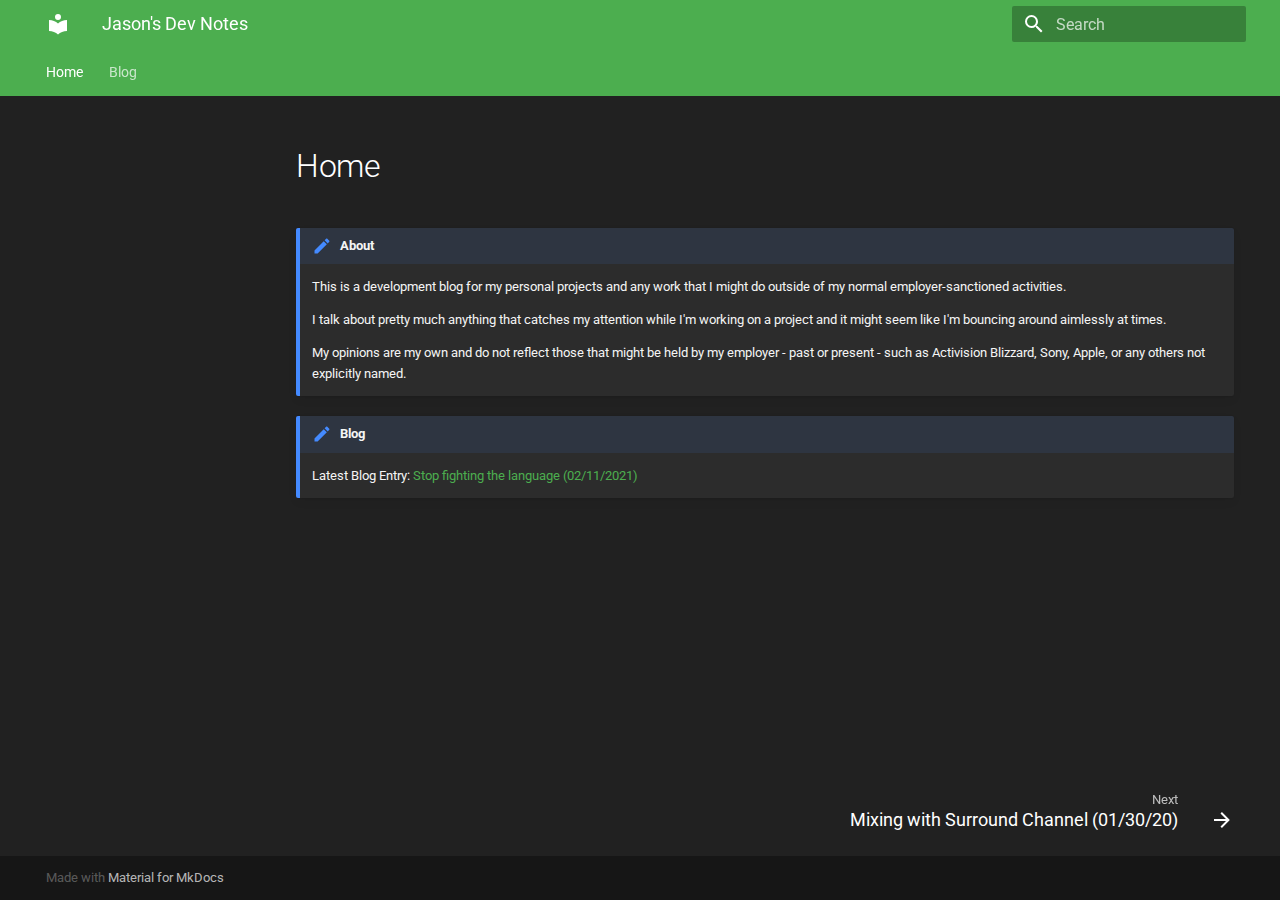
<file: index.html>
<!doctype html>
<html lang="en" class="no-js">
  <head>
    
      <meta charset="utf-8">
      <meta name="viewport" content="width=device-width,initial-scale=1">
      
      
      
      
      <link rel="shortcut icon" href="assets/images/favicon.png">
      <meta name="generator" content="mkdocs-1.1.2, mkdocs-material-6.2.7">
    
    
      
        <title>Home - Jason's Dev Notes</title>
      
    
    
      <link rel="stylesheet" href="assets/stylesheets/main.cb6bc1d0.min.css">
      
        
        <link rel="stylesheet" href="assets/stylesheets/palette.39b8e14a.min.css">
        
          
          
          <meta name="theme-color" content="#4cae4f">
        
      
    
    
    
      
        
        <link rel="preconnect" href="https://fonts.gstatic.com" crossorigin>
        <link rel="stylesheet" href="https://fonts.googleapis.com/css?family=Roboto:300,400,400i,700%7CRoboto+Mono&display=fallback">
        <style>body,input{font-family:"Roboto",-apple-system,BlinkMacSystemFont,Helvetica,Arial,sans-serif}code,kbd,pre{font-family:"Roboto Mono",SFMono-Regular,Consolas,Menlo,monospace}</style>
      
    
    
    
      <link rel="stylesheet" href="stylesheets/dark_theme.css">
    
      <link rel="stylesheet" href="stylesheets/codehilite.css">
    
      <link rel="stylesheet" href="stylesheets/dark_theme-admonition.css">
    
      <link rel="stylesheet" href="stylesheets/pymdownx-highlight.css">
    
    
      
    
    
<meta name="theme-color" content="#212121">

<link rel='icon' href='/assets/images/favicon.ico'>

<meta name='apple-mobile-web-app-capable' content='yes'>
<meta name='mobile-web-app-capable' content='yes'>
<link rel="manifest" href="/manifest.json">

  </head>
  
  
    
    
    
    
    
    <body dir="ltr" data-md-color-scheme="" data-md-color-primary="green" data-md-color-accent="light-green">
      
  
    
    <input class="md-toggle" data-md-toggle="drawer" type="checkbox" id="__drawer" autocomplete="off">
    <input class="md-toggle" data-md-toggle="search" type="checkbox" id="__search" autocomplete="off">
    <label class="md-overlay" for="__drawer"></label>
    <div data-md-component="skip">
      
    </div>
    <div data-md-component="announce">
      
    </div>
    
      

<header class="md-header" data-md-component="header">
  <nav class="md-header-nav md-grid" aria-label="Header">
    <a href="." title="Jason&#39;s Dev Notes" class="md-header-nav__button md-logo" aria-label="Jason's Dev Notes">
      
  
  <svg xmlns="http://www.w3.org/2000/svg" viewBox="0 0 24 24"><path d="M12 8a3 3 0 003-3 3 3 0 00-3-3 3 3 0 00-3 3 3 3 0 003 3m0 3.54C9.64 9.35 6.5 8 3 8v11c3.5 0 6.64 1.35 9 3.54 2.36-2.19 5.5-3.54 9-3.54V8c-3.5 0-6.64 1.35-9 3.54z"/></svg>

    </a>
    <label class="md-header-nav__button md-icon" for="__drawer">
      <svg xmlns="http://www.w3.org/2000/svg" viewBox="0 0 24 24"><path d="M3 6h18v2H3V6m0 5h18v2H3v-2m0 5h18v2H3v-2z"/></svg>
    </label>
    <div class="md-header-nav__title" data-md-component="header-title">
      <div class="md-header-nav__ellipsis">
        <div class="md-header-nav__topic">
          <span class="md-ellipsis">
            Jason's Dev Notes
          </span>
        </div>
        <div class="md-header-nav__topic">
          <span class="md-ellipsis">
            
              Home
            
          </span>
        </div>
      </div>
    </div>
    
      <label class="md-header-nav__button md-icon" for="__search">
        <svg xmlns="http://www.w3.org/2000/svg" viewBox="0 0 24 24"><path d="M9.5 3A6.5 6.5 0 0116 9.5c0 1.61-.59 3.09-1.56 4.23l.27.27h.79l5 5-1.5 1.5-5-5v-.79l-.27-.27A6.516 6.516 0 019.5 16 6.5 6.5 0 013 9.5 6.5 6.5 0 019.5 3m0 2C7 5 5 7 5 9.5S7 14 9.5 14 14 12 14 9.5 12 5 9.5 5z"/></svg>
      </label>
      
<div class="md-search" data-md-component="search" role="dialog">
  <label class="md-search__overlay" for="__search"></label>
  <div class="md-search__inner" role="search">
    <form class="md-search__form" name="search">
      <input type="text" class="md-search__input" name="query" aria-label="Search" placeholder="Search" autocapitalize="off" autocorrect="off" autocomplete="off" spellcheck="false" data-md-component="search-query" data-md-state="active" required>
      <label class="md-search__icon md-icon" for="__search">
        <svg xmlns="http://www.w3.org/2000/svg" viewBox="0 0 24 24"><path d="M9.5 3A6.5 6.5 0 0116 9.5c0 1.61-.59 3.09-1.56 4.23l.27.27h.79l5 5-1.5 1.5-5-5v-.79l-.27-.27A6.516 6.516 0 019.5 16 6.5 6.5 0 013 9.5 6.5 6.5 0 019.5 3m0 2C7 5 5 7 5 9.5S7 14 9.5 14 14 12 14 9.5 12 5 9.5 5z"/></svg>
        <svg xmlns="http://www.w3.org/2000/svg" viewBox="0 0 24 24"><path d="M20 11v2H8l5.5 5.5-1.42 1.42L4.16 12l7.92-7.92L13.5 5.5 8 11h12z"/></svg>
      </label>
      <button type="reset" class="md-search__icon md-icon" aria-label="Clear" data-md-component="search-reset" tabindex="-1">
        <svg xmlns="http://www.w3.org/2000/svg" viewBox="0 0 24 24"><path d="M19 6.41L17.59 5 12 10.59 6.41 5 5 6.41 10.59 12 5 17.59 6.41 19 12 13.41 17.59 19 19 17.59 13.41 12 19 6.41z"/></svg>
      </button>
    </form>
    <div class="md-search__output">
      <div class="md-search__scrollwrap" data-md-scrollfix>
        <div class="md-search-result" data-md-component="search-result">
          <div class="md-search-result__meta">
            Initializing search
          </div>
          <ol class="md-search-result__list"></ol>
        </div>
      </div>
    </div>
  </div>
</div>
    
    
  </nav>
</header>
    
    <div class="md-container" data-md-component="container">
      
      
        
          
<nav class="md-tabs" aria-label="Tabs" data-md-component="tabs">
  <div class="md-tabs__inner md-grid">
    <ul class="md-tabs__list">
      
        
  
  
    
  


  <li class="md-tabs__item">
    <a href="." class="md-tabs__link md-tabs__link--active">
      Home
    </a>
  </li>

      
        
  
  


  
  
  
    <li class="md-tabs__item">
      <a href="blog/2021/02/11/stop-fighting-the-language/" class="md-tabs__link">
        Blog
      </a>
    </li>
  

      
    </ul>
  </div>
</nav>
        
      
      <main class="md-main" data-md-component="main">
        <div class="md-main__inner md-grid">
          
            
              
              <div class="md-sidebar md-sidebar--primary" data-md-component="navigation" >
                <div class="md-sidebar__scrollwrap">
                  <div class="md-sidebar__inner">
                    



  


  

<nav class="md-nav md-nav--primary md-nav--lifted md-nav--integrated" aria-label="Navigation" data-md-level="0">
  <label class="md-nav__title" for="__drawer">
    <a href="." title="Jason&#39;s Dev Notes" class="md-nav__button md-logo" aria-label="Jason's Dev Notes">
      
  
  <svg xmlns="http://www.w3.org/2000/svg" viewBox="0 0 24 24"><path d="M12 8a3 3 0 003-3 3 3 0 00-3-3 3 3 0 00-3 3 3 3 0 003 3m0 3.54C9.64 9.35 6.5 8 3 8v11c3.5 0 6.64 1.35 9 3.54 2.36-2.19 5.5-3.54 9-3.54V8c-3.5 0-6.64 1.35-9 3.54z"/></svg>

    </a>
    Jason's Dev Notes
  </label>
  
  <ul class="md-nav__list" data-md-scrollfix>
    
      
      
      

  
  
    
  
  
    <li class="md-nav__item md-nav__item--active">
      
      <input class="md-nav__toggle md-toggle" data-md-toggle="toc" type="checkbox" id="__toc">
      
      
      <a href="." class="md-nav__link md-nav__link--active">
        Home
      </a>
      
    </li>
  

    
      
      
      

  
  
  
    
    <li class="md-nav__item md-nav__item--nested">
      
      
        <input class="md-nav__toggle md-toggle" data-md-toggle="nav-2" type="checkbox" id="nav-2" >
      
      <label class="md-nav__link" for="nav-2">
        Blog
        <span class="md-nav__icon md-icon"></span>
      </label>
      <nav class="md-nav" aria-label="Blog" data-md-level="1">
        <label class="md-nav__title" for="nav-2">
          <span class="md-nav__icon md-icon"></span>
          Blog
        </label>
        <ul class="md-nav__list" data-md-scrollfix>
          
          
            
  
  
  
    <li class="md-nav__item">
      <a href="blog/2021/02/11/stop-fighting-the-language/" class="md-nav__link">
        Stop Fighting the Language (02/11/20)
      </a>
    </li>
  

          
            
  
  
  
    <li class="md-nav__item">
      <a href="blog/2021/02/01/new-blog-system/" class="md-nav__link">
        New Blog System (02/01/20)
      </a>
    </li>
  

          
            
  
  
  
    <li class="md-nav__item">
      <a href="blog/2021/01/31/panning-calculations/" class="md-nav__link">
        Panning Calculations (01/31/20)
      </a>
    </li>
  

          
            
  
  
  
    <li class="md-nav__item">
      <a href="blog/2021/01/30/mixing-with-surround-channel/" class="md-nav__link">
        Mixing with Surround Channel (01/30/20)
      </a>
    </li>
  

          
        </ul>
      </nav>
    </li>
  

    
  </ul>
</nav>
                  </div>
                </div>
              </div>
            
            
          
          <div class="md-content">
            <article class="md-content__inner md-typeset">
              
                
                
                  <h1>Home</h1>
                
                <div class="admonition about">
<p class="admonition-title">About</p>
<p>This is a development blog for my personal projects and any work that I might do outside of my normal employer-sanctioned activities.</p>
<p>I talk about pretty much anything that catches my attention while I'm working on a project and it might seem like I'm bouncing around aimlessly at times.</p>
<p>My opinions are my own and do not reflect those that might be held by my employer - past or present - such as Activision Blizzard, Sony, Apple, or any others not explicitly named.</p>
</div>
<div class="admonition blog">
<p class="admonition-title">Blog</p>
<p>Latest Blog Entry: <a href="blog/2021/02/11/stop-fighting-the-language/">Stop fighting the language (02/11/2021)</a></p>
</div>
                
                  
                
              
              
                


              
            </article>
          </div>
        </div>
      </main>
      
        
<footer class="md-footer">
  
    <div class="md-footer-nav">
      <nav class="md-footer-nav__inner md-grid" aria-label="Footer">
        
        
          <a href="blog/2021/01/30/mixing-with-surround-channel/" class="md-footer-nav__link md-footer-nav__link--next" rel="next">
            <div class="md-footer-nav__title">
              <div class="md-ellipsis">
                <span class="md-footer-nav__direction">
                  Next
                </span>
                Mixing with Surround Channel (01/30/20)
              </div>
            </div>
            <div class="md-footer-nav__button md-icon">
              <svg xmlns="http://www.w3.org/2000/svg" viewBox="0 0 24 24"><path d="M4 11v2h12l-5.5 5.5 1.42 1.42L19.84 12l-7.92-7.92L10.5 5.5 16 11H4z"/></svg>
            </div>
          </a>
        
      </nav>
    </div>
  
  <div class="md-footer-meta md-typeset">
    <div class="md-footer-meta__inner md-grid">
      <div class="md-footer-copyright">
        
        Made with
        <a href="https://squidfunk.github.io/mkdocs-material/" target="_blank" rel="noopener">
          Material for MkDocs
        </a>
      </div>
      
    </div>
  </div>
</footer>
      
    </div>
    
      <script src="assets/javascripts/vendor.53cc9318.min.js"></script>
      <script src="assets/javascripts/bundle.e9c9f54f.min.js"></script><script id="__lang" type="application/json">{"clipboard.copy": "Copy to clipboard", "clipboard.copied": "Copied to clipboard", "search.config.lang": "en", "search.config.pipeline": "trimmer, stopWordFilter", "search.config.separator": "[\\s\\-]+", "search.placeholder": "Search", "search.result.placeholder": "Type to start searching", "search.result.none": "No matching documents", "search.result.one": "1 matching document", "search.result.other": "# matching documents", "search.result.more.one": "1 more on this page", "search.result.more.other": "# more on this page", "search.result.term.missing": "Missing"}</script>
      
      <script>
        app = initialize({
          base: ".",
          features: ['navigation.tabs', 'search.suggest', 'toc.integrate'],
          search: Object.assign({
            worker: "assets/javascripts/worker/search.9c0e82ba.min.js"
          }, typeof search !== "undefined" && search)
        })
      </script>
      
    
  </body>
</html>
</file>
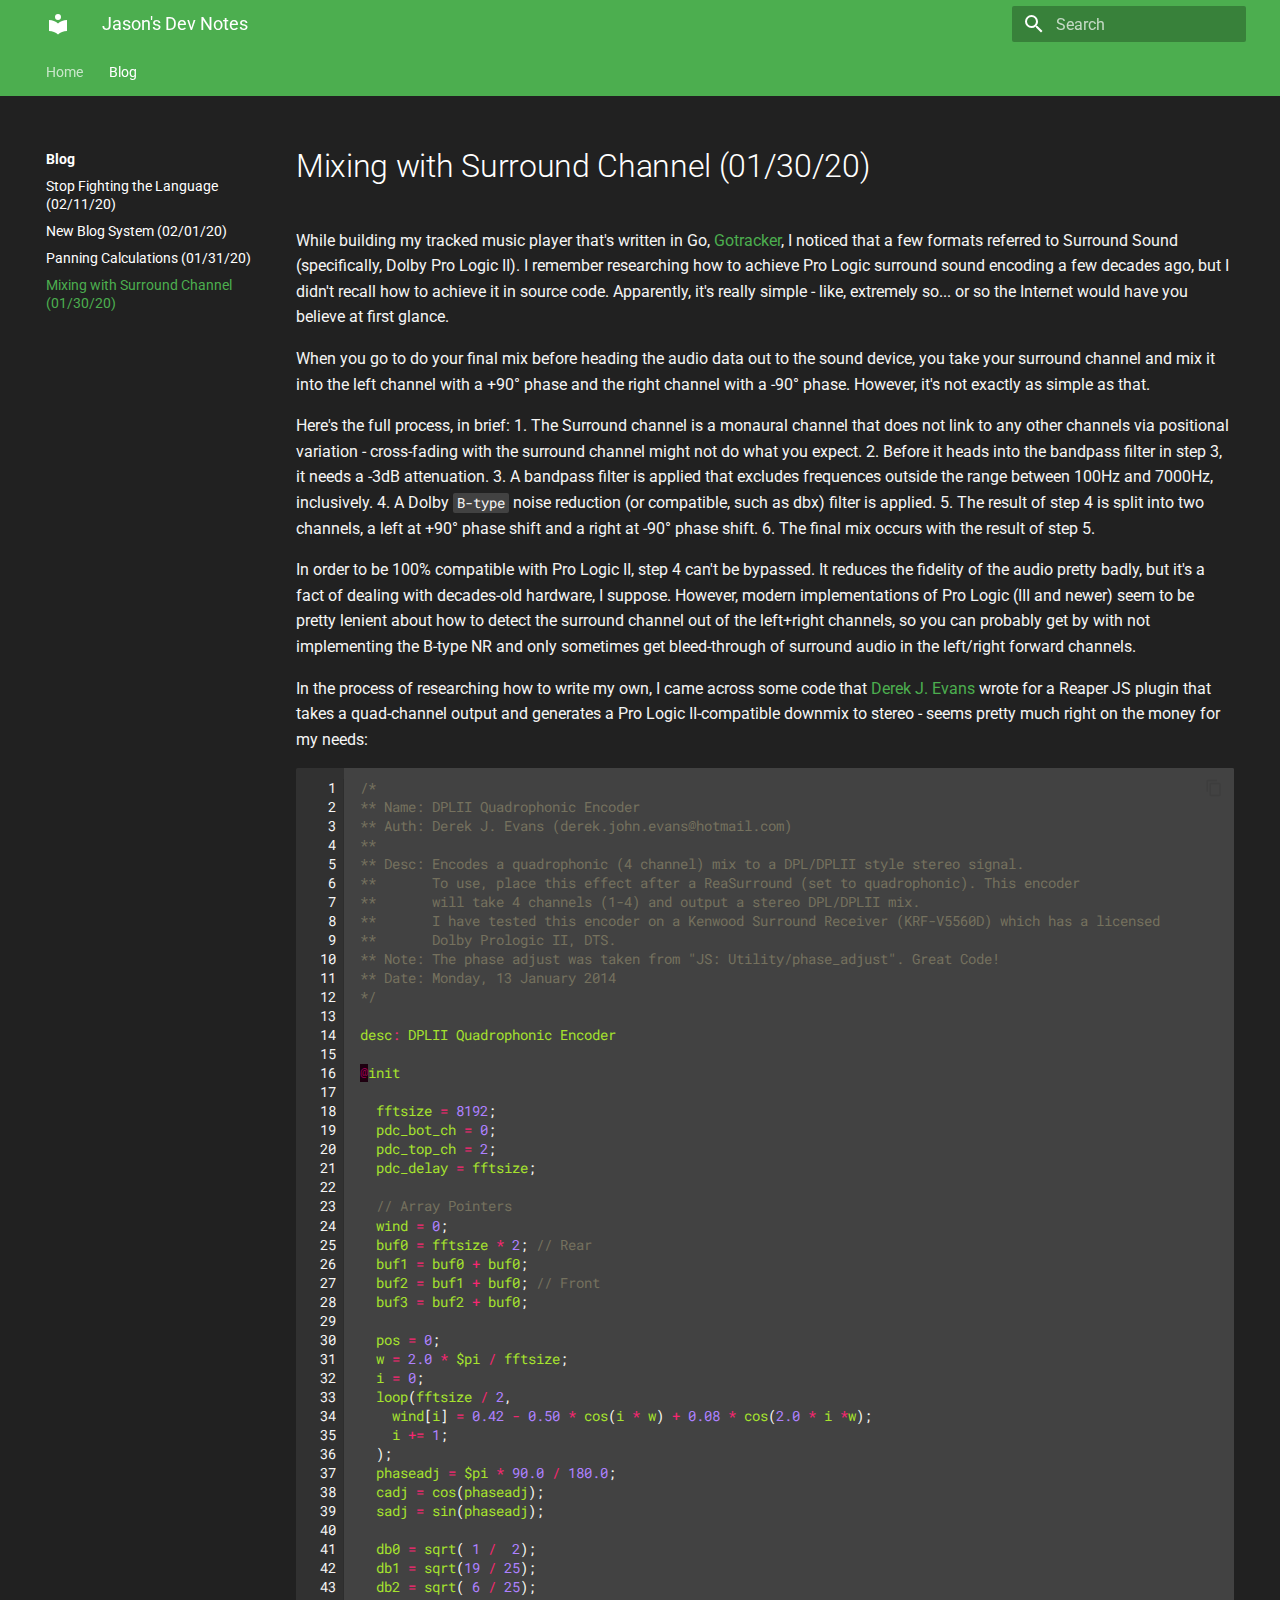
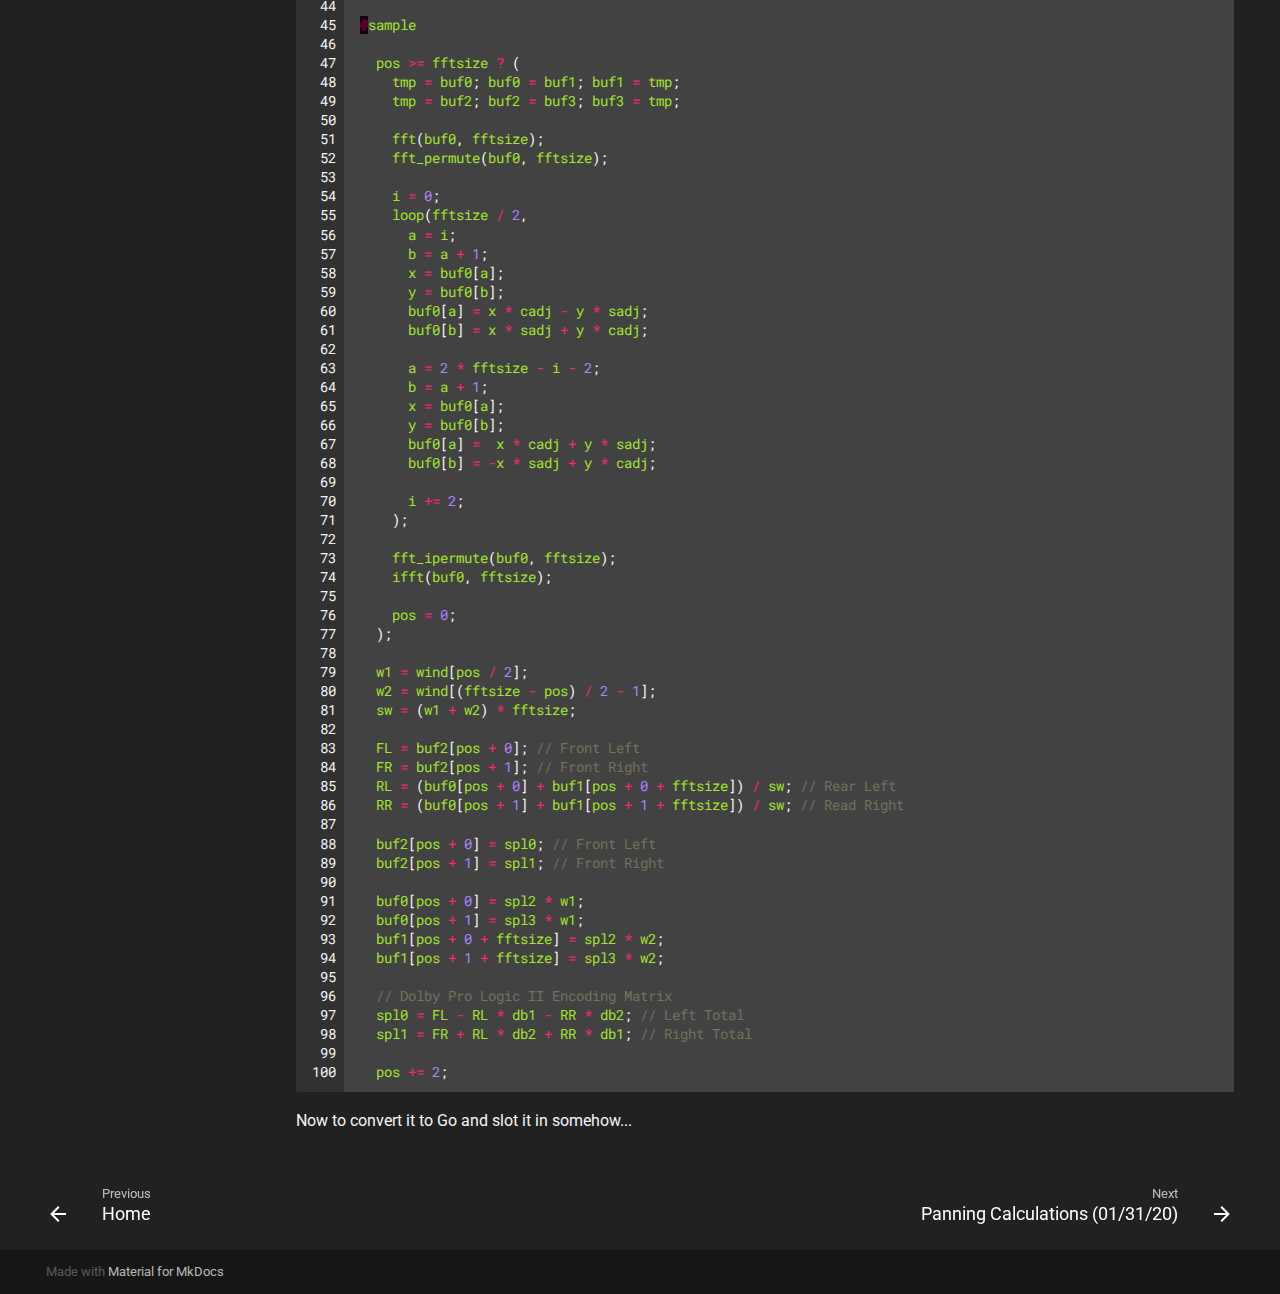
<file: blog/2021/01/30/mixing-with-surround-channel/index.html>
<!doctype html>
<html lang="en" class="no-js">
  <head>
    
      <meta charset="utf-8">
      <meta name="viewport" content="width=device-width,initial-scale=1">
      
      
      
      
      <link rel="shortcut icon" href="../../../../../assets/images/favicon.png">
      <meta name="generator" content="mkdocs-1.1.2, mkdocs-material-6.2.7">
    
    
      
        <title>Mixing with Surround Channel - Jason's Dev Notes</title>
      
    
    
      <link rel="stylesheet" href="../../../../../assets/stylesheets/main.cb6bc1d0.min.css">
      
        
        <link rel="stylesheet" href="../../../../../assets/stylesheets/palette.39b8e14a.min.css">
        
          
          
          <meta name="theme-color" content="#4cae4f">
        
      
    
    
    
      
        
        <link rel="preconnect" href="https://fonts.gstatic.com" crossorigin>
        <link rel="stylesheet" href="https://fonts.googleapis.com/css?family=Roboto:300,400,400i,700%7CRoboto+Mono&display=fallback">
        <style>body,input{font-family:"Roboto",-apple-system,BlinkMacSystemFont,Helvetica,Arial,sans-serif}code,kbd,pre{font-family:"Roboto Mono",SFMono-Regular,Consolas,Menlo,monospace}</style>
      
    
    
    
      <link rel="stylesheet" href="../../../../../stylesheets/dark_theme.css">
    
      <link rel="stylesheet" href="../../../../../stylesheets/codehilite.css">
    
      <link rel="stylesheet" href="../../../../../stylesheets/dark_theme-admonition.css">
    
      <link rel="stylesheet" href="../../../../../stylesheets/pymdownx-highlight.css">
    
    
      
    
    
<meta name="theme-color" content="#212121">

<link rel='icon' href='/assets/images/favicon.ico'>

<meta name='apple-mobile-web-app-capable' content='yes'>
<meta name='mobile-web-app-capable' content='yes'>
<link rel="manifest" href="/manifest.json">

  </head>
  
  
    
    
    
    
    
    <body dir="ltr" data-md-color-scheme="" data-md-color-primary="green" data-md-color-accent="light-green">
      
  
    
    <input class="md-toggle" data-md-toggle="drawer" type="checkbox" id="__drawer" autocomplete="off">
    <input class="md-toggle" data-md-toggle="search" type="checkbox" id="__search" autocomplete="off">
    <label class="md-overlay" for="__drawer"></label>
    <div data-md-component="skip">
      
    </div>
    <div data-md-component="announce">
      
    </div>
    
      

<header class="md-header" data-md-component="header">
  <nav class="md-header-nav md-grid" aria-label="Header">
    <a href="../../../../.." title="Jason&#39;s Dev Notes" class="md-header-nav__button md-logo" aria-label="Jason's Dev Notes">
      
  
  <svg xmlns="http://www.w3.org/2000/svg" viewBox="0 0 24 24"><path d="M12 8a3 3 0 003-3 3 3 0 00-3-3 3 3 0 00-3 3 3 3 0 003 3m0 3.54C9.64 9.35 6.5 8 3 8v11c3.5 0 6.64 1.35 9 3.54 2.36-2.19 5.5-3.54 9-3.54V8c-3.5 0-6.64 1.35-9 3.54z"/></svg>

    </a>
    <label class="md-header-nav__button md-icon" for="__drawer">
      <svg xmlns="http://www.w3.org/2000/svg" viewBox="0 0 24 24"><path d="M3 6h18v2H3V6m0 5h18v2H3v-2m0 5h18v2H3v-2z"/></svg>
    </label>
    <div class="md-header-nav__title" data-md-component="header-title">
      <div class="md-header-nav__ellipsis">
        <div class="md-header-nav__topic">
          <span class="md-ellipsis">
            Jason's Dev Notes
          </span>
        </div>
        <div class="md-header-nav__topic">
          <span class="md-ellipsis">
            
              Mixing with Surround Channel
            
          </span>
        </div>
      </div>
    </div>
    
      <label class="md-header-nav__button md-icon" for="__search">
        <svg xmlns="http://www.w3.org/2000/svg" viewBox="0 0 24 24"><path d="M9.5 3A6.5 6.5 0 0116 9.5c0 1.61-.59 3.09-1.56 4.23l.27.27h.79l5 5-1.5 1.5-5-5v-.79l-.27-.27A6.516 6.516 0 019.5 16 6.5 6.5 0 013 9.5 6.5 6.5 0 019.5 3m0 2C7 5 5 7 5 9.5S7 14 9.5 14 14 12 14 9.5 12 5 9.5 5z"/></svg>
      </label>
      
<div class="md-search" data-md-component="search" role="dialog">
  <label class="md-search__overlay" for="__search"></label>
  <div class="md-search__inner" role="search">
    <form class="md-search__form" name="search">
      <input type="text" class="md-search__input" name="query" aria-label="Search" placeholder="Search" autocapitalize="off" autocorrect="off" autocomplete="off" spellcheck="false" data-md-component="search-query" data-md-state="active" required>
      <label class="md-search__icon md-icon" for="__search">
        <svg xmlns="http://www.w3.org/2000/svg" viewBox="0 0 24 24"><path d="M9.5 3A6.5 6.5 0 0116 9.5c0 1.61-.59 3.09-1.56 4.23l.27.27h.79l5 5-1.5 1.5-5-5v-.79l-.27-.27A6.516 6.516 0 019.5 16 6.5 6.5 0 013 9.5 6.5 6.5 0 019.5 3m0 2C7 5 5 7 5 9.5S7 14 9.5 14 14 12 14 9.5 12 5 9.5 5z"/></svg>
        <svg xmlns="http://www.w3.org/2000/svg" viewBox="0 0 24 24"><path d="M20 11v2H8l5.5 5.5-1.42 1.42L4.16 12l7.92-7.92L13.5 5.5 8 11h12z"/></svg>
      </label>
      <button type="reset" class="md-search__icon md-icon" aria-label="Clear" data-md-component="search-reset" tabindex="-1">
        <svg xmlns="http://www.w3.org/2000/svg" viewBox="0 0 24 24"><path d="M19 6.41L17.59 5 12 10.59 6.41 5 5 6.41 10.59 12 5 17.59 6.41 19 12 13.41 17.59 19 19 17.59 13.41 12 19 6.41z"/></svg>
      </button>
    </form>
    <div class="md-search__output">
      <div class="md-search__scrollwrap" data-md-scrollfix>
        <div class="md-search-result" data-md-component="search-result">
          <div class="md-search-result__meta">
            Initializing search
          </div>
          <ol class="md-search-result__list"></ol>
        </div>
      </div>
    </div>
  </div>
</div>
    
    
  </nav>
</header>
    
    <div class="md-container" data-md-component="container">
      
      
        
          
<nav class="md-tabs" aria-label="Tabs" data-md-component="tabs">
  <div class="md-tabs__inner md-grid">
    <ul class="md-tabs__list">
      
        
  
  


  <li class="md-tabs__item">
    <a href="../../../../.." class="md-tabs__link">
      Home
    </a>
  </li>

      
        
  
  
    
  


  
  
  
    <li class="md-tabs__item">
      <a href="../../../02/11/stop-fighting-the-language/" class="md-tabs__link md-tabs__link--active">
        Blog
      </a>
    </li>
  

      
    </ul>
  </div>
</nav>
        
      
      <main class="md-main" data-md-component="main">
        <div class="md-main__inner md-grid">
          
            
              
              <div class="md-sidebar md-sidebar--primary" data-md-component="navigation" >
                <div class="md-sidebar__scrollwrap">
                  <div class="md-sidebar__inner">
                    



  


  

<nav class="md-nav md-nav--primary md-nav--lifted md-nav--integrated" aria-label="Navigation" data-md-level="0">
  <label class="md-nav__title" for="__drawer">
    <a href="../../../../.." title="Jason&#39;s Dev Notes" class="md-nav__button md-logo" aria-label="Jason's Dev Notes">
      
  
  <svg xmlns="http://www.w3.org/2000/svg" viewBox="0 0 24 24"><path d="M12 8a3 3 0 003-3 3 3 0 00-3-3 3 3 0 00-3 3 3 3 0 003 3m0 3.54C9.64 9.35 6.5 8 3 8v11c3.5 0 6.64 1.35 9 3.54 2.36-2.19 5.5-3.54 9-3.54V8c-3.5 0-6.64 1.35-9 3.54z"/></svg>

    </a>
    Jason's Dev Notes
  </label>
  
  <ul class="md-nav__list" data-md-scrollfix>
    
      
      
      

  
  
  
    <li class="md-nav__item">
      <a href="../../../../.." class="md-nav__link">
        Home
      </a>
    </li>
  

    
      
      
      

  
  
    
  
  
    
    <li class="md-nav__item md-nav__item--active md-nav__item--nested">
      
      
        <input class="md-nav__toggle md-toggle" data-md-toggle="nav-2" type="checkbox" id="nav-2" checked>
      
      <label class="md-nav__link" for="nav-2">
        Blog
        <span class="md-nav__icon md-icon"></span>
      </label>
      <nav class="md-nav" aria-label="Blog" data-md-level="1">
        <label class="md-nav__title" for="nav-2">
          <span class="md-nav__icon md-icon"></span>
          Blog
        </label>
        <ul class="md-nav__list" data-md-scrollfix>
          
          
            
  
  
  
    <li class="md-nav__item">
      <a href="../../../02/11/stop-fighting-the-language/" class="md-nav__link">
        Stop Fighting the Language (02/11/20)
      </a>
    </li>
  

          
            
  
  
  
    <li class="md-nav__item">
      <a href="../../../02/01/new-blog-system/" class="md-nav__link">
        New Blog System (02/01/20)
      </a>
    </li>
  

          
            
  
  
  
    <li class="md-nav__item">
      <a href="../../31/panning-calculations/" class="md-nav__link">
        Panning Calculations (01/31/20)
      </a>
    </li>
  

          
            
  
  
    
  
  
    <li class="md-nav__item md-nav__item--active">
      
      <input class="md-nav__toggle md-toggle" data-md-toggle="toc" type="checkbox" id="__toc">
      
      
      <a href="./" class="md-nav__link md-nav__link--active">
        Mixing with Surround Channel (01/30/20)
      </a>
      
    </li>
  

          
        </ul>
      </nav>
    </li>
  

    
  </ul>
</nav>
                  </div>
                </div>
              </div>
            
            
          
          <div class="md-content">
            <article class="md-content__inner md-typeset">
              
                
                
                  <h1>Mixing with Surround Channel (01/30/20)</h1>
                
                <p>While building my tracked music player that's written in Go, <a href="https://github.com/gotracker/gotracker">Gotracker</a>, I noticed that a few formats referred to Surround Sound (specifically, Dolby Pro Logic II). I remember researching how to achieve Pro Logic surround sound encoding a few decades ago, but I didn't recall how to achieve it in source code. Apparently, it's really simple - like, extremely so... or so the Internet would have you believe at first glance.</p>
<p>When you go to do your final mix before heading the audio data out to the sound device, you take your surround channel and mix it into the left channel with a +90&deg; phase and the right channel with a -90&deg; phase. However, it's not exactly as simple as that.</p>
<p>Here's the full process, in brief:
1. The Surround channel is a monaural channel that does not link to any other channels via positional variation - cross-fading with the surround channel might not do what you expect.
2. Before it heads into the bandpass filter in step 3, it needs a -3dB attenuation.
3. A bandpass filter is applied that excludes frequences outside the range between 100Hz and 7000Hz, inclusively.
4. A Dolby <code>B-type</code> noise reduction (or compatible, such as dbx) filter is applied.
5. The result of step 4 is split into two channels, a left at +90&deg; phase shift and a right at -90&deg; phase shift.
6. The final mix occurs with the result of step 5.</p>
<p>In order to be 100% compatible with Pro Logic II, step 4 can't be bypassed. It reduces the fidelity of the audio pretty badly, but it's a fact of dealing with decades-old hardware, I suppose. However, modern implementations of Pro Logic (III and newer) seem to be pretty lenient about how to detect the surround channel out of the left+right channels, so you can probably get by with not implementing the B-type NR and only sometimes get bleed-through of surround audio in the left/right forward channels.</p>
<p>In the process of researching how to write my own, I came across some code that <a href="mailto:derek.john.evans@hotmail.com">Derek J. Evans</a> wrote for a Reaper JS plugin that takes a quad-channel output and generates a Pro Logic II-compatible downmix to stereo - seems pretty much right on the money for my needs:</p>
<table class="highlighttable"><tr><td class="linenos"><div class="linenodiv"><pre><span></span>  1
  2
  3
  4
  5
  6
  7
  8
  9
 10
 11
 12
 13
 14
 15
 16
 17
 18
 19
 20
 21
 22
 23
 24
 25
 26
 27
 28
 29
 30
 31
 32
 33
 34
 35
 36
 37
 38
 39
 40
 41
 42
 43
 44
 45
 46
 47
 48
 49
 50
 51
 52
 53
 54
 55
 56
 57
 58
 59
 60
 61
 62
 63
 64
 65
 66
 67
 68
 69
 70
 71
 72
 73
 74
 75
 76
 77
 78
 79
 80
 81
 82
 83
 84
 85
 86
 87
 88
 89
 90
 91
 92
 93
 94
 95
 96
 97
 98
 99
100</pre></div></td><td class="code"><div class="highlight"><pre><span></span><code><span class="cm">/*</span>
<span class="cm">** Name: DPLII Quadrophonic Encoder</span>
<span class="cm">** Auth: Derek J. Evans (derek.john.evans@hotmail.com)</span>
<span class="cm">**</span>
<span class="cm">** Desc: Encodes a quadrophonic (4 channel) mix to a DPL/DPLII style stereo signal.</span>
<span class="cm">**       To use, place this effect after a ReaSurround (set to quadrophonic). This encoder</span>
<span class="cm">**       will take 4 channels (1-4) and output a stereo DPL/DPLII mix.</span>
<span class="cm">**       I have tested this encoder on a Kenwood Surround Receiver (KRF-V5560D) which has a licensed</span>
<span class="cm">**       Dolby Prologic II, DTS.   </span>
<span class="cm">** Note: The phase adjust was taken from &quot;JS: Utility/phase_adjust&quot;. Great Code!</span>
<span class="cm">** Date: Monday, 13 January 2014</span>
<span class="cm">*/</span>

<span class="nx">desc</span><span class="o">:</span> <span class="nx">DPLII</span> <span class="nx">Quadrophonic</span> <span class="nx">Encoder</span>

<span class="err">@</span><span class="nx">init</span> 

  <span class="nx">fftsize</span> <span class="o">=</span> <span class="mf">8192</span><span class="p">;</span> 
  <span class="nx">pdc_bot_ch</span> <span class="o">=</span> <span class="mf">0</span><span class="p">;</span>
  <span class="nx">pdc_top_ch</span> <span class="o">=</span> <span class="mf">2</span><span class="p">;</span>
  <span class="nx">pdc_delay</span> <span class="o">=</span> <span class="nx">fftsize</span><span class="p">;</span>

  <span class="c1">// Array Pointers</span>
  <span class="nx">wind</span> <span class="o">=</span> <span class="mf">0</span><span class="p">;</span>
  <span class="nx">buf0</span> <span class="o">=</span> <span class="nx">fftsize</span> <span class="o">*</span> <span class="mf">2</span><span class="p">;</span> <span class="c1">// Rear</span>
  <span class="nx">buf1</span> <span class="o">=</span> <span class="nx">buf0</span> <span class="o">+</span> <span class="nx">buf0</span><span class="p">;</span> 
  <span class="nx">buf2</span> <span class="o">=</span> <span class="nx">buf1</span> <span class="o">+</span> <span class="nx">buf0</span><span class="p">;</span> <span class="c1">// Front</span>
  <span class="nx">buf3</span> <span class="o">=</span> <span class="nx">buf2</span> <span class="o">+</span> <span class="nx">buf0</span><span class="p">;</span> 

  <span class="nx">pos</span> <span class="o">=</span> <span class="mf">0</span><span class="p">;</span> 
  <span class="nx">w</span> <span class="o">=</span> <span class="mf">2.0</span> <span class="o">*</span> <span class="nx">$pi</span> <span class="o">/</span> <span class="nx">fftsize</span><span class="p">;</span>
  <span class="nx">i</span> <span class="o">=</span> <span class="mf">0</span><span class="p">;</span>
  <span class="nx">loop</span><span class="p">(</span><span class="nx">fftsize</span> <span class="o">/</span> <span class="mf">2</span><span class="p">,</span>
    <span class="nx">wind</span><span class="p">[</span><span class="nx">i</span><span class="p">]</span> <span class="o">=</span> <span class="mf">0.42</span> <span class="o">-</span> <span class="mf">0.50</span> <span class="o">*</span> <span class="nx">cos</span><span class="p">(</span><span class="nx">i</span> <span class="o">*</span> <span class="nx">w</span><span class="p">)</span> <span class="o">+</span> <span class="mf">0.08</span> <span class="o">*</span> <span class="nx">cos</span><span class="p">(</span><span class="mf">2.0</span> <span class="o">*</span> <span class="nx">i</span> <span class="o">*</span><span class="nx">w</span><span class="p">);</span>
    <span class="nx">i</span> <span class="o">+=</span> <span class="mf">1</span><span class="p">;</span>
  <span class="p">);</span> 
  <span class="nx">phaseadj</span> <span class="o">=</span> <span class="nx">$pi</span> <span class="o">*</span> <span class="mf">90.0</span> <span class="o">/</span> <span class="mf">180.0</span><span class="p">;</span>
  <span class="nx">cadj</span> <span class="o">=</span> <span class="nx">cos</span><span class="p">(</span><span class="nx">phaseadj</span><span class="p">);</span>
  <span class="nx">sadj</span> <span class="o">=</span> <span class="nx">sin</span><span class="p">(</span><span class="nx">phaseadj</span><span class="p">);</span>

  <span class="nx">db0</span> <span class="o">=</span> <span class="nx">sqrt</span><span class="p">(</span> <span class="mf">1</span> <span class="o">/</span>  <span class="mf">2</span><span class="p">);</span>
  <span class="nx">db1</span> <span class="o">=</span> <span class="nx">sqrt</span><span class="p">(</span><span class="mf">19</span> <span class="o">/</span> <span class="mf">25</span><span class="p">);</span>
  <span class="nx">db2</span> <span class="o">=</span> <span class="nx">sqrt</span><span class="p">(</span> <span class="mf">6</span> <span class="o">/</span> <span class="mf">25</span><span class="p">);</span>

<span class="err">@</span><span class="nx">sample</span>

  <span class="nx">pos</span> <span class="o">&gt;=</span> <span class="nx">fftsize</span> <span class="o">?</span> <span class="p">(</span>
    <span class="nx">tmp</span> <span class="o">=</span> <span class="nx">buf0</span><span class="p">;</span> <span class="nx">buf0</span> <span class="o">=</span> <span class="nx">buf1</span><span class="p">;</span> <span class="nx">buf1</span> <span class="o">=</span> <span class="nx">tmp</span><span class="p">;</span>
    <span class="nx">tmp</span> <span class="o">=</span> <span class="nx">buf2</span><span class="p">;</span> <span class="nx">buf2</span> <span class="o">=</span> <span class="nx">buf3</span><span class="p">;</span> <span class="nx">buf3</span> <span class="o">=</span> <span class="nx">tmp</span><span class="p">;</span>

    <span class="nx">fft</span><span class="p">(</span><span class="nx">buf0</span><span class="p">,</span> <span class="nx">fftsize</span><span class="p">);</span> 
    <span class="nx">fft_permute</span><span class="p">(</span><span class="nx">buf0</span><span class="p">,</span> <span class="nx">fftsize</span><span class="p">);</span>

    <span class="nx">i</span> <span class="o">=</span> <span class="mf">0</span><span class="p">;</span>
    <span class="nx">loop</span><span class="p">(</span><span class="nx">fftsize</span> <span class="o">/</span> <span class="mf">2</span><span class="p">,</span> 
      <span class="nx">a</span> <span class="o">=</span> <span class="nx">i</span><span class="p">;</span>
      <span class="nx">b</span> <span class="o">=</span> <span class="nx">a</span> <span class="o">+</span> <span class="mf">1</span><span class="p">;</span>
      <span class="nx">x</span> <span class="o">=</span> <span class="nx">buf0</span><span class="p">[</span><span class="nx">a</span><span class="p">];</span>
      <span class="nx">y</span> <span class="o">=</span> <span class="nx">buf0</span><span class="p">[</span><span class="nx">b</span><span class="p">];</span>
      <span class="nx">buf0</span><span class="p">[</span><span class="nx">a</span><span class="p">]</span> <span class="o">=</span> <span class="nx">x</span> <span class="o">*</span> <span class="nx">cadj</span> <span class="o">-</span> <span class="nx">y</span> <span class="o">*</span> <span class="nx">sadj</span><span class="p">;</span>
      <span class="nx">buf0</span><span class="p">[</span><span class="nx">b</span><span class="p">]</span> <span class="o">=</span> <span class="nx">x</span> <span class="o">*</span> <span class="nx">sadj</span> <span class="o">+</span> <span class="nx">y</span> <span class="o">*</span> <span class="nx">cadj</span><span class="p">;</span>

      <span class="nx">a</span> <span class="o">=</span> <span class="mf">2</span> <span class="o">*</span> <span class="nx">fftsize</span> <span class="o">-</span> <span class="nx">i</span> <span class="o">-</span> <span class="mf">2</span><span class="p">;</span>
      <span class="nx">b</span> <span class="o">=</span> <span class="nx">a</span> <span class="o">+</span> <span class="mf">1</span><span class="p">;</span>
      <span class="nx">x</span> <span class="o">=</span> <span class="nx">buf0</span><span class="p">[</span><span class="nx">a</span><span class="p">];</span>
      <span class="nx">y</span> <span class="o">=</span> <span class="nx">buf0</span><span class="p">[</span><span class="nx">b</span><span class="p">];</span>
      <span class="nx">buf0</span><span class="p">[</span><span class="nx">a</span><span class="p">]</span> <span class="o">=</span>  <span class="nx">x</span> <span class="o">*</span> <span class="nx">cadj</span> <span class="o">+</span> <span class="nx">y</span> <span class="o">*</span> <span class="nx">sadj</span><span class="p">;</span>
      <span class="nx">buf0</span><span class="p">[</span><span class="nx">b</span><span class="p">]</span> <span class="o">=</span> <span class="o">-</span><span class="nx">x</span> <span class="o">*</span> <span class="nx">sadj</span> <span class="o">+</span> <span class="nx">y</span> <span class="o">*</span> <span class="nx">cadj</span><span class="p">;</span>

      <span class="nx">i</span> <span class="o">+=</span> <span class="mf">2</span><span class="p">;</span>
    <span class="p">);</span>

    <span class="nx">fft_ipermute</span><span class="p">(</span><span class="nx">buf0</span><span class="p">,</span> <span class="nx">fftsize</span><span class="p">);</span> 
    <span class="nx">ifft</span><span class="p">(</span><span class="nx">buf0</span><span class="p">,</span> <span class="nx">fftsize</span><span class="p">);</span>

    <span class="nx">pos</span> <span class="o">=</span> <span class="mf">0</span><span class="p">;</span>
  <span class="p">);</span>

  <span class="nx">w1</span> <span class="o">=</span> <span class="nx">wind</span><span class="p">[</span><span class="nx">pos</span> <span class="o">/</span> <span class="mf">2</span><span class="p">];</span>
  <span class="nx">w2</span> <span class="o">=</span> <span class="nx">wind</span><span class="p">[(</span><span class="nx">fftsize</span> <span class="o">-</span> <span class="nx">pos</span><span class="p">)</span> <span class="o">/</span> <span class="mf">2</span> <span class="o">-</span> <span class="mf">1</span><span class="p">];</span>
  <span class="nx">sw</span> <span class="o">=</span> <span class="p">(</span><span class="nx">w1</span> <span class="o">+</span> <span class="nx">w2</span><span class="p">)</span> <span class="o">*</span> <span class="nx">fftsize</span><span class="p">;</span>

  <span class="nx">FL</span> <span class="o">=</span> <span class="nx">buf2</span><span class="p">[</span><span class="nx">pos</span> <span class="o">+</span> <span class="mf">0</span><span class="p">];</span> <span class="c1">// Front Left</span>
  <span class="nx">FR</span> <span class="o">=</span> <span class="nx">buf2</span><span class="p">[</span><span class="nx">pos</span> <span class="o">+</span> <span class="mf">1</span><span class="p">];</span> <span class="c1">// Front Right</span>
  <span class="nx">RL</span> <span class="o">=</span> <span class="p">(</span><span class="nx">buf0</span><span class="p">[</span><span class="nx">pos</span> <span class="o">+</span> <span class="mf">0</span><span class="p">]</span> <span class="o">+</span> <span class="nx">buf1</span><span class="p">[</span><span class="nx">pos</span> <span class="o">+</span> <span class="mf">0</span> <span class="o">+</span> <span class="nx">fftsize</span><span class="p">])</span> <span class="o">/</span> <span class="nx">sw</span><span class="p">;</span> <span class="c1">// Rear Left</span>
  <span class="nx">RR</span> <span class="o">=</span> <span class="p">(</span><span class="nx">buf0</span><span class="p">[</span><span class="nx">pos</span> <span class="o">+</span> <span class="mf">1</span><span class="p">]</span> <span class="o">+</span> <span class="nx">buf1</span><span class="p">[</span><span class="nx">pos</span> <span class="o">+</span> <span class="mf">1</span> <span class="o">+</span> <span class="nx">fftsize</span><span class="p">])</span> <span class="o">/</span> <span class="nx">sw</span><span class="p">;</span> <span class="c1">// Read Right</span>

  <span class="nx">buf2</span><span class="p">[</span><span class="nx">pos</span> <span class="o">+</span> <span class="mf">0</span><span class="p">]</span> <span class="o">=</span> <span class="nx">spl0</span><span class="p">;</span> <span class="c1">// Front Left</span>
  <span class="nx">buf2</span><span class="p">[</span><span class="nx">pos</span> <span class="o">+</span> <span class="mf">1</span><span class="p">]</span> <span class="o">=</span> <span class="nx">spl1</span><span class="p">;</span> <span class="c1">// Front Right</span>

  <span class="nx">buf0</span><span class="p">[</span><span class="nx">pos</span> <span class="o">+</span> <span class="mf">0</span><span class="p">]</span> <span class="o">=</span> <span class="nx">spl2</span> <span class="o">*</span> <span class="nx">w1</span><span class="p">;</span>
  <span class="nx">buf0</span><span class="p">[</span><span class="nx">pos</span> <span class="o">+</span> <span class="mf">1</span><span class="p">]</span> <span class="o">=</span> <span class="nx">spl3</span> <span class="o">*</span> <span class="nx">w1</span><span class="p">;</span>
  <span class="nx">buf1</span><span class="p">[</span><span class="nx">pos</span> <span class="o">+</span> <span class="mf">0</span> <span class="o">+</span> <span class="nx">fftsize</span><span class="p">]</span> <span class="o">=</span> <span class="nx">spl2</span> <span class="o">*</span> <span class="nx">w2</span><span class="p">;</span>
  <span class="nx">buf1</span><span class="p">[</span><span class="nx">pos</span> <span class="o">+</span> <span class="mf">1</span> <span class="o">+</span> <span class="nx">fftsize</span><span class="p">]</span> <span class="o">=</span> <span class="nx">spl3</span> <span class="o">*</span> <span class="nx">w2</span><span class="p">;</span>

  <span class="c1">// Dolby Pro Logic II Encoding Matrix      </span>
  <span class="nx">spl0</span> <span class="o">=</span> <span class="nx">FL</span> <span class="o">-</span> <span class="nx">RL</span> <span class="o">*</span> <span class="nx">db1</span> <span class="o">-</span> <span class="nx">RR</span> <span class="o">*</span> <span class="nx">db2</span><span class="p">;</span> <span class="c1">// Left Total</span>
  <span class="nx">spl1</span> <span class="o">=</span> <span class="nx">FR</span> <span class="o">+</span> <span class="nx">RL</span> <span class="o">*</span> <span class="nx">db2</span> <span class="o">+</span> <span class="nx">RR</span> <span class="o">*</span> <span class="nx">db1</span><span class="p">;</span> <span class="c1">// Right Total</span>

  <span class="nx">pos</span> <span class="o">+=</span> <span class="mf">2</span><span class="p">;</span>
</code></pre></div>
</td></tr></table>
<p>Now to convert it to Go and slot it in somehow...</p>
                
                  
                
              
              
                


              
            </article>
          </div>
        </div>
      </main>
      
        
<footer class="md-footer">
  
    <div class="md-footer-nav">
      <nav class="md-footer-nav__inner md-grid" aria-label="Footer">
        
          <a href="../../../../.." class="md-footer-nav__link md-footer-nav__link--prev" rel="prev">
            <div class="md-footer-nav__button md-icon">
              <svg xmlns="http://www.w3.org/2000/svg" viewBox="0 0 24 24"><path d="M20 11v2H8l5.5 5.5-1.42 1.42L4.16 12l7.92-7.92L13.5 5.5 8 11h12z"/></svg>
            </div>
            <div class="md-footer-nav__title">
              <div class="md-ellipsis">
                <span class="md-footer-nav__direction">
                  Previous
                </span>
                Home
              </div>
            </div>
          </a>
        
        
          <a href="../../31/panning-calculations/" class="md-footer-nav__link md-footer-nav__link--next" rel="next">
            <div class="md-footer-nav__title">
              <div class="md-ellipsis">
                <span class="md-footer-nav__direction">
                  Next
                </span>
                Panning Calculations (01/31/20)
              </div>
            </div>
            <div class="md-footer-nav__button md-icon">
              <svg xmlns="http://www.w3.org/2000/svg" viewBox="0 0 24 24"><path d="M4 11v2h12l-5.5 5.5 1.42 1.42L19.84 12l-7.92-7.92L10.5 5.5 16 11H4z"/></svg>
            </div>
          </a>
        
      </nav>
    </div>
  
  <div class="md-footer-meta md-typeset">
    <div class="md-footer-meta__inner md-grid">
      <div class="md-footer-copyright">
        
        Made with
        <a href="https://squidfunk.github.io/mkdocs-material/" target="_blank" rel="noopener">
          Material for MkDocs
        </a>
      </div>
      
    </div>
  </div>
</footer>
      
    </div>
    
      <script src="../../../../../assets/javascripts/vendor.53cc9318.min.js"></script>
      <script src="../../../../../assets/javascripts/bundle.e9c9f54f.min.js"></script><script id="__lang" type="application/json">{"clipboard.copy": "Copy to clipboard", "clipboard.copied": "Copied to clipboard", "search.config.lang": "en", "search.config.pipeline": "trimmer, stopWordFilter", "search.config.separator": "[\\s\\-]+", "search.placeholder": "Search", "search.result.placeholder": "Type to start searching", "search.result.none": "No matching documents", "search.result.one": "1 matching document", "search.result.other": "# matching documents", "search.result.more.one": "1 more on this page", "search.result.more.other": "# more on this page", "search.result.term.missing": "Missing"}</script>
      
      <script>
        app = initialize({
          base: "../../../../..",
          features: ['navigation.tabs', 'search.suggest', 'toc.integrate'],
          search: Object.assign({
            worker: "../../../../../assets/javascripts/worker/search.9c0e82ba.min.js"
          }, typeof search !== "undefined" && search)
        })
      </script>
      
    
  </body>
</html>
</file>
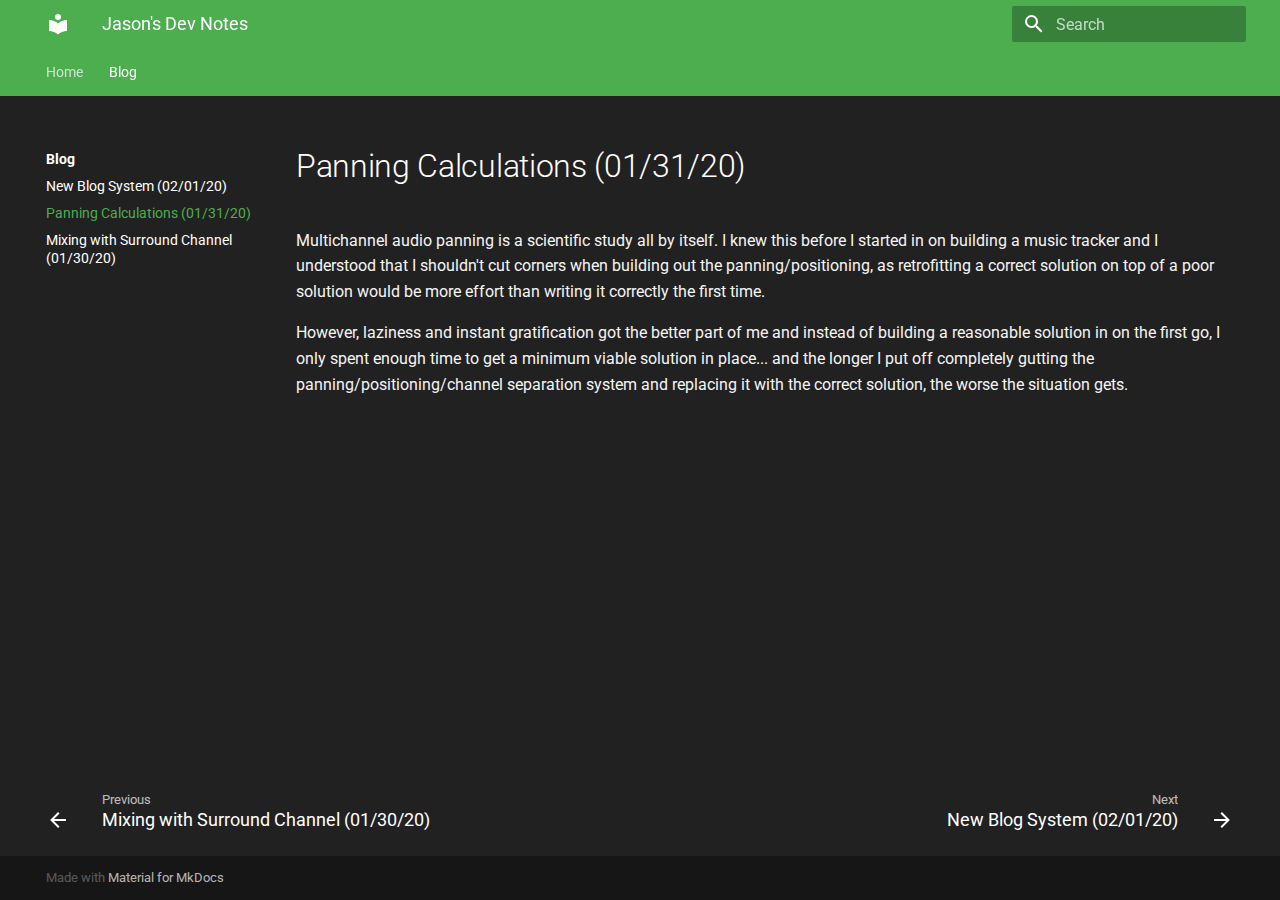
<file: blog/2021/01/31/panning-calculations/index.html>
<!doctype html>
<html lang="en" class="no-js">
  <head>
    
      <meta charset="utf-8">
      <meta name="viewport" content="width=device-width,initial-scale=1">
      
      
      
      
      <link rel="shortcut icon" href="../../../../../assets/images/favicon.png">
      <meta name="generator" content="mkdocs-1.1.2, mkdocs-material-6.2.7">
    
    
      
        <title>Panning Calculations - Jason's Dev Notes</title>
      
    
    
      <link rel="stylesheet" href="../../../../../assets/stylesheets/main.cb6bc1d0.min.css">
      
        
        <link rel="stylesheet" href="../../../../../assets/stylesheets/palette.39b8e14a.min.css">
        
          
          
          <meta name="theme-color" content="#4cae4f">
        
      
    
    
    
      
        
        <link rel="preconnect" href="https://fonts.gstatic.com" crossorigin>
        <link rel="stylesheet" href="https://fonts.googleapis.com/css?family=Roboto:300,400,400i,700%7CRoboto+Mono&display=fallback">
        <style>body,input{font-family:"Roboto",-apple-system,BlinkMacSystemFont,Helvetica,Arial,sans-serif}code,kbd,pre{font-family:"Roboto Mono",SFMono-Regular,Consolas,Menlo,monospace}</style>
      
    
    
    
      <link rel="stylesheet" href="../../../../../stylesheets/dark_theme.css">
    
      <link rel="stylesheet" href="../../../../../stylesheets/codehilite.css">
    
      <link rel="stylesheet" href="../../../../../stylesheets/dark_theme-admonition.css">
    
      <link rel="stylesheet" href="../../../../../stylesheets/pymdownx-highlight.css">
    
    
      
    
    
<meta name="theme-color" content="#212121">

<link rel='icon' href='/assets/images/favicon.ico'>

<meta name='apple-mobile-web-app-capable' content='yes'>
<meta name='mobile-web-app-capable' content='yes'>
<link rel="manifest" href="/manifest.json">

  </head>
  
  
    
    
    
    
    
    <body dir="ltr" data-md-color-scheme="" data-md-color-primary="green" data-md-color-accent="light-green">
      
  
    
    <input class="md-toggle" data-md-toggle="drawer" type="checkbox" id="__drawer" autocomplete="off">
    <input class="md-toggle" data-md-toggle="search" type="checkbox" id="__search" autocomplete="off">
    <label class="md-overlay" for="__drawer"></label>
    <div data-md-component="skip">
      
    </div>
    <div data-md-component="announce">
      
    </div>
    
      

<header class="md-header" data-md-component="header">
  <nav class="md-header-nav md-grid" aria-label="Header">
    <a href="../../../../.." title="Jason&#39;s Dev Notes" class="md-header-nav__button md-logo" aria-label="Jason's Dev Notes">
      
  
  <svg xmlns="http://www.w3.org/2000/svg" viewBox="0 0 24 24"><path d="M12 8a3 3 0 003-3 3 3 0 00-3-3 3 3 0 00-3 3 3 3 0 003 3m0 3.54C9.64 9.35 6.5 8 3 8v11c3.5 0 6.64 1.35 9 3.54 2.36-2.19 5.5-3.54 9-3.54V8c-3.5 0-6.64 1.35-9 3.54z"/></svg>

    </a>
    <label class="md-header-nav__button md-icon" for="__drawer">
      <svg xmlns="http://www.w3.org/2000/svg" viewBox="0 0 24 24"><path d="M3 6h18v2H3V6m0 5h18v2H3v-2m0 5h18v2H3v-2z"/></svg>
    </label>
    <div class="md-header-nav__title" data-md-component="header-title">
      <div class="md-header-nav__ellipsis">
        <div class="md-header-nav__topic">
          <span class="md-ellipsis">
            Jason's Dev Notes
          </span>
        </div>
        <div class="md-header-nav__topic">
          <span class="md-ellipsis">
            
              Panning Calculations
            
          </span>
        </div>
      </div>
    </div>
    
      <label class="md-header-nav__button md-icon" for="__search">
        <svg xmlns="http://www.w3.org/2000/svg" viewBox="0 0 24 24"><path d="M9.5 3A6.5 6.5 0 0116 9.5c0 1.61-.59 3.09-1.56 4.23l.27.27h.79l5 5-1.5 1.5-5-5v-.79l-.27-.27A6.516 6.516 0 019.5 16 6.5 6.5 0 013 9.5 6.5 6.5 0 019.5 3m0 2C7 5 5 7 5 9.5S7 14 9.5 14 14 12 14 9.5 12 5 9.5 5z"/></svg>
      </label>
      
<div class="md-search" data-md-component="search" role="dialog">
  <label class="md-search__overlay" for="__search"></label>
  <div class="md-search__inner" role="search">
    <form class="md-search__form" name="search">
      <input type="text" class="md-search__input" name="query" aria-label="Search" placeholder="Search" autocapitalize="off" autocorrect="off" autocomplete="off" spellcheck="false" data-md-component="search-query" data-md-state="active" required>
      <label class="md-search__icon md-icon" for="__search">
        <svg xmlns="http://www.w3.org/2000/svg" viewBox="0 0 24 24"><path d="M9.5 3A6.5 6.5 0 0116 9.5c0 1.61-.59 3.09-1.56 4.23l.27.27h.79l5 5-1.5 1.5-5-5v-.79l-.27-.27A6.516 6.516 0 019.5 16 6.5 6.5 0 013 9.5 6.5 6.5 0 019.5 3m0 2C7 5 5 7 5 9.5S7 14 9.5 14 14 12 14 9.5 12 5 9.5 5z"/></svg>
        <svg xmlns="http://www.w3.org/2000/svg" viewBox="0 0 24 24"><path d="M20 11v2H8l5.5 5.5-1.42 1.42L4.16 12l7.92-7.92L13.5 5.5 8 11h12z"/></svg>
      </label>
      <button type="reset" class="md-search__icon md-icon" aria-label="Clear" data-md-component="search-reset" tabindex="-1">
        <svg xmlns="http://www.w3.org/2000/svg" viewBox="0 0 24 24"><path d="M19 6.41L17.59 5 12 10.59 6.41 5 5 6.41 10.59 12 5 17.59 6.41 19 12 13.41 17.59 19 19 17.59 13.41 12 19 6.41z"/></svg>
      </button>
    </form>
    <div class="md-search__output">
      <div class="md-search__scrollwrap" data-md-scrollfix>
        <div class="md-search-result" data-md-component="search-result">
          <div class="md-search-result__meta">
            Initializing search
          </div>
          <ol class="md-search-result__list"></ol>
        </div>
      </div>
    </div>
  </div>
</div>
    
    
  </nav>
</header>
    
    <div class="md-container" data-md-component="container">
      
      
        
          
<nav class="md-tabs" aria-label="Tabs" data-md-component="tabs">
  <div class="md-tabs__inner md-grid">
    <ul class="md-tabs__list">
      
        
  
  


  <li class="md-tabs__item">
    <a href="../../../../.." class="md-tabs__link">
      Home
    </a>
  </li>

      
        
  
  
    
  


  
  
  
    <li class="md-tabs__item">
      <a href="../../../02/01/new-blog-system/" class="md-tabs__link md-tabs__link--active">
        Blog
      </a>
    </li>
  

      
    </ul>
  </div>
</nav>
        
      
      <main class="md-main" data-md-component="main">
        <div class="md-main__inner md-grid">
          
            
              
              <div class="md-sidebar md-sidebar--primary" data-md-component="navigation" >
                <div class="md-sidebar__scrollwrap">
                  <div class="md-sidebar__inner">
                    



  


  

<nav class="md-nav md-nav--primary md-nav--lifted md-nav--integrated" aria-label="Navigation" data-md-level="0">
  <label class="md-nav__title" for="__drawer">
    <a href="../../../../.." title="Jason&#39;s Dev Notes" class="md-nav__button md-logo" aria-label="Jason's Dev Notes">
      
  
  <svg xmlns="http://www.w3.org/2000/svg" viewBox="0 0 24 24"><path d="M12 8a3 3 0 003-3 3 3 0 00-3-3 3 3 0 00-3 3 3 3 0 003 3m0 3.54C9.64 9.35 6.5 8 3 8v11c3.5 0 6.64 1.35 9 3.54 2.36-2.19 5.5-3.54 9-3.54V8c-3.5 0-6.64 1.35-9 3.54z"/></svg>

    </a>
    Jason's Dev Notes
  </label>
  
  <ul class="md-nav__list" data-md-scrollfix>
    
      
      
      

  
  
  
    <li class="md-nav__item">
      <a href="../../../../.." class="md-nav__link">
        Home
      </a>
    </li>
  

    
      
      
      

  
  
    
  
  
    
    <li class="md-nav__item md-nav__item--active md-nav__item--nested">
      
      
        <input class="md-nav__toggle md-toggle" data-md-toggle="nav-2" type="checkbox" id="nav-2" checked>
      
      <label class="md-nav__link" for="nav-2">
        Blog
        <span class="md-nav__icon md-icon"></span>
      </label>
      <nav class="md-nav" aria-label="Blog" data-md-level="1">
        <label class="md-nav__title" for="nav-2">
          <span class="md-nav__icon md-icon"></span>
          Blog
        </label>
        <ul class="md-nav__list" data-md-scrollfix>
          
          
            
  
  
  
    <li class="md-nav__item">
      <a href="../../../02/01/new-blog-system/" class="md-nav__link">
        New Blog System (02/01/20)
      </a>
    </li>
  

          
            
  
  
    
  
  
    <li class="md-nav__item md-nav__item--active">
      
      <input class="md-nav__toggle md-toggle" data-md-toggle="toc" type="checkbox" id="__toc">
      
      
      <a href="./" class="md-nav__link md-nav__link--active">
        Panning Calculations (01/31/20)
      </a>
      
    </li>
  

          
            
  
  
  
    <li class="md-nav__item">
      <a href="../../30/mixing-with-surround-channel/" class="md-nav__link">
        Mixing with Surround Channel (01/30/20)
      </a>
    </li>
  

          
        </ul>
      </nav>
    </li>
  

    
  </ul>
</nav>
                  </div>
                </div>
              </div>
            
            
          
          <div class="md-content">
            <article class="md-content__inner md-typeset">
              
                
                
                  <h1>Panning Calculations (01/31/20)</h1>
                
                <p>Multichannel audio panning is a scientific study all by itself. I knew this before I started in on building a music tracker and I understood that I shouldn't cut corners when building out the panning/positioning, as retrofitting a correct solution on top of a poor solution would be more effort than writing it correctly the first time.</p>
<p>However, laziness and instant gratification got the better part of me and instead of building a reasonable solution in on the first go, I only spent enough time to get a minimum viable solution in place... and the longer I put off completely gutting the panning/positioning/channel separation system and replacing it with the correct solution, the worse the situation gets.</p>
                
                  
                
              
              
                


              
            </article>
          </div>
        </div>
      </main>
      
        
<footer class="md-footer">
  
    <div class="md-footer-nav">
      <nav class="md-footer-nav__inner md-grid" aria-label="Footer">
        
          <a href="../../30/mixing-with-surround-channel/" class="md-footer-nav__link md-footer-nav__link--prev" rel="prev">
            <div class="md-footer-nav__button md-icon">
              <svg xmlns="http://www.w3.org/2000/svg" viewBox="0 0 24 24"><path d="M20 11v2H8l5.5 5.5-1.42 1.42L4.16 12l7.92-7.92L13.5 5.5 8 11h12z"/></svg>
            </div>
            <div class="md-footer-nav__title">
              <div class="md-ellipsis">
                <span class="md-footer-nav__direction">
                  Previous
                </span>
                Mixing with Surround Channel (01/30/20)
              </div>
            </div>
          </a>
        
        
          <a href="../../../02/01/new-blog-system/" class="md-footer-nav__link md-footer-nav__link--next" rel="next">
            <div class="md-footer-nav__title">
              <div class="md-ellipsis">
                <span class="md-footer-nav__direction">
                  Next
                </span>
                New Blog System (02/01/20)
              </div>
            </div>
            <div class="md-footer-nav__button md-icon">
              <svg xmlns="http://www.w3.org/2000/svg" viewBox="0 0 24 24"><path d="M4 11v2h12l-5.5 5.5 1.42 1.42L19.84 12l-7.92-7.92L10.5 5.5 16 11H4z"/></svg>
            </div>
          </a>
        
      </nav>
    </div>
  
  <div class="md-footer-meta md-typeset">
    <div class="md-footer-meta__inner md-grid">
      <div class="md-footer-copyright">
        
        Made with
        <a href="https://squidfunk.github.io/mkdocs-material/" target="_blank" rel="noopener">
          Material for MkDocs
        </a>
      </div>
      
    </div>
  </div>
</footer>
      
    </div>
    
      <script src="../../../../../assets/javascripts/vendor.53cc9318.min.js"></script>
      <script src="../../../../../assets/javascripts/bundle.e9c9f54f.min.js"></script><script id="__lang" type="application/json">{"clipboard.copy": "Copy to clipboard", "clipboard.copied": "Copied to clipboard", "search.config.lang": "en", "search.config.pipeline": "trimmer, stopWordFilter", "search.config.separator": "[\\s\\-]+", "search.placeholder": "Search", "search.result.placeholder": "Type to start searching", "search.result.none": "No matching documents", "search.result.one": "1 matching document", "search.result.other": "# matching documents", "search.result.more.one": "1 more on this page", "search.result.more.other": "# more on this page", "search.result.term.missing": "Missing"}</script>
      
      <script>
        app = initialize({
          base: "../../../../..",
          features: ['navigation.tabs', 'search.suggest', 'toc.integrate'],
          search: Object.assign({
            worker: "../../../../../assets/javascripts/worker/search.9c0e82ba.min.js"
          }, typeof search !== "undefined" && search)
        })
      </script>
      
    
  </body>
</html>
</file>
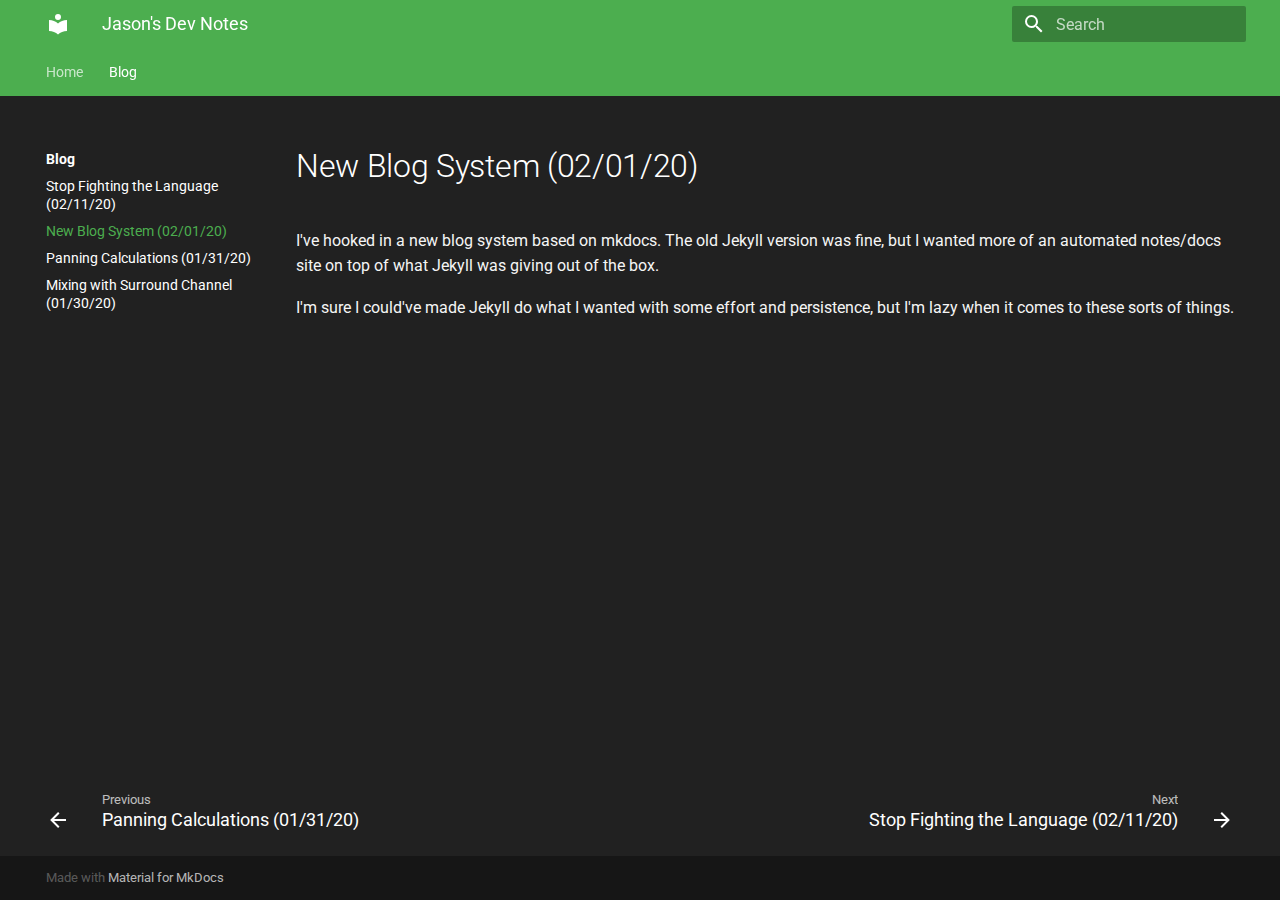
<file: blog/2021/02/01/new-blog-system/index.html>
<!doctype html>
<html lang="en" class="no-js">
  <head>
    
      <meta charset="utf-8">
      <meta name="viewport" content="width=device-width,initial-scale=1">
      
      
      
      
      <link rel="shortcut icon" href="../../../../../assets/images/favicon.png">
      <meta name="generator" content="mkdocs-1.1.2, mkdocs-material-6.2.7">
    
    
      
        <title>New Blog System - Jason's Dev Notes</title>
      
    
    
      <link rel="stylesheet" href="../../../../../assets/stylesheets/main.cb6bc1d0.min.css">
      
        
        <link rel="stylesheet" href="../../../../../assets/stylesheets/palette.39b8e14a.min.css">
        
          
          
          <meta name="theme-color" content="#4cae4f">
        
      
    
    
    
      
        
        <link rel="preconnect" href="https://fonts.gstatic.com" crossorigin>
        <link rel="stylesheet" href="https://fonts.googleapis.com/css?family=Roboto:300,400,400i,700%7CRoboto+Mono&display=fallback">
        <style>body,input{font-family:"Roboto",-apple-system,BlinkMacSystemFont,Helvetica,Arial,sans-serif}code,kbd,pre{font-family:"Roboto Mono",SFMono-Regular,Consolas,Menlo,monospace}</style>
      
    
    
    
      <link rel="stylesheet" href="../../../../../stylesheets/dark_theme.css">
    
      <link rel="stylesheet" href="../../../../../stylesheets/codehilite.css">
    
      <link rel="stylesheet" href="../../../../../stylesheets/dark_theme-admonition.css">
    
      <link rel="stylesheet" href="../../../../../stylesheets/pymdownx-highlight.css">
    
    
      
    
    
<meta name="theme-color" content="#212121">

<link rel='icon' href='/assets/images/favicon.ico'>

<meta name='apple-mobile-web-app-capable' content='yes'>
<meta name='mobile-web-app-capable' content='yes'>
<link rel="manifest" href="/manifest.json">

  </head>
  
  
    
    
    
    
    
    <body dir="ltr" data-md-color-scheme="" data-md-color-primary="green" data-md-color-accent="light-green">
      
  
    
    <input class="md-toggle" data-md-toggle="drawer" type="checkbox" id="__drawer" autocomplete="off">
    <input class="md-toggle" data-md-toggle="search" type="checkbox" id="__search" autocomplete="off">
    <label class="md-overlay" for="__drawer"></label>
    <div data-md-component="skip">
      
    </div>
    <div data-md-component="announce">
      
    </div>
    
      

<header class="md-header" data-md-component="header">
  <nav class="md-header-nav md-grid" aria-label="Header">
    <a href="../../../../.." title="Jason&#39;s Dev Notes" class="md-header-nav__button md-logo" aria-label="Jason's Dev Notes">
      
  
  <svg xmlns="http://www.w3.org/2000/svg" viewBox="0 0 24 24"><path d="M12 8a3 3 0 003-3 3 3 0 00-3-3 3 3 0 00-3 3 3 3 0 003 3m0 3.54C9.64 9.35 6.5 8 3 8v11c3.5 0 6.64 1.35 9 3.54 2.36-2.19 5.5-3.54 9-3.54V8c-3.5 0-6.64 1.35-9 3.54z"/></svg>

    </a>
    <label class="md-header-nav__button md-icon" for="__drawer">
      <svg xmlns="http://www.w3.org/2000/svg" viewBox="0 0 24 24"><path d="M3 6h18v2H3V6m0 5h18v2H3v-2m0 5h18v2H3v-2z"/></svg>
    </label>
    <div class="md-header-nav__title" data-md-component="header-title">
      <div class="md-header-nav__ellipsis">
        <div class="md-header-nav__topic">
          <span class="md-ellipsis">
            Jason's Dev Notes
          </span>
        </div>
        <div class="md-header-nav__topic">
          <span class="md-ellipsis">
            
              New Blog System
            
          </span>
        </div>
      </div>
    </div>
    
      <label class="md-header-nav__button md-icon" for="__search">
        <svg xmlns="http://www.w3.org/2000/svg" viewBox="0 0 24 24"><path d="M9.5 3A6.5 6.5 0 0116 9.5c0 1.61-.59 3.09-1.56 4.23l.27.27h.79l5 5-1.5 1.5-5-5v-.79l-.27-.27A6.516 6.516 0 019.5 16 6.5 6.5 0 013 9.5 6.5 6.5 0 019.5 3m0 2C7 5 5 7 5 9.5S7 14 9.5 14 14 12 14 9.5 12 5 9.5 5z"/></svg>
      </label>
      
<div class="md-search" data-md-component="search" role="dialog">
  <label class="md-search__overlay" for="__search"></label>
  <div class="md-search__inner" role="search">
    <form class="md-search__form" name="search">
      <input type="text" class="md-search__input" name="query" aria-label="Search" placeholder="Search" autocapitalize="off" autocorrect="off" autocomplete="off" spellcheck="false" data-md-component="search-query" data-md-state="active" required>
      <label class="md-search__icon md-icon" for="__search">
        <svg xmlns="http://www.w3.org/2000/svg" viewBox="0 0 24 24"><path d="M9.5 3A6.5 6.5 0 0116 9.5c0 1.61-.59 3.09-1.56 4.23l.27.27h.79l5 5-1.5 1.5-5-5v-.79l-.27-.27A6.516 6.516 0 019.5 16 6.5 6.5 0 013 9.5 6.5 6.5 0 019.5 3m0 2C7 5 5 7 5 9.5S7 14 9.5 14 14 12 14 9.5 12 5 9.5 5z"/></svg>
        <svg xmlns="http://www.w3.org/2000/svg" viewBox="0 0 24 24"><path d="M20 11v2H8l5.5 5.5-1.42 1.42L4.16 12l7.92-7.92L13.5 5.5 8 11h12z"/></svg>
      </label>
      <button type="reset" class="md-search__icon md-icon" aria-label="Clear" data-md-component="search-reset" tabindex="-1">
        <svg xmlns="http://www.w3.org/2000/svg" viewBox="0 0 24 24"><path d="M19 6.41L17.59 5 12 10.59 6.41 5 5 6.41 10.59 12 5 17.59 6.41 19 12 13.41 17.59 19 19 17.59 13.41 12 19 6.41z"/></svg>
      </button>
    </form>
    <div class="md-search__output">
      <div class="md-search__scrollwrap" data-md-scrollfix>
        <div class="md-search-result" data-md-component="search-result">
          <div class="md-search-result__meta">
            Initializing search
          </div>
          <ol class="md-search-result__list"></ol>
        </div>
      </div>
    </div>
  </div>
</div>
    
    
  </nav>
</header>
    
    <div class="md-container" data-md-component="container">
      
      
        
          
<nav class="md-tabs" aria-label="Tabs" data-md-component="tabs">
  <div class="md-tabs__inner md-grid">
    <ul class="md-tabs__list">
      
        
  
  


  <li class="md-tabs__item">
    <a href="../../../../.." class="md-tabs__link">
      Home
    </a>
  </li>

      
        
  
  
    
  


  
  
  
    <li class="md-tabs__item">
      <a href="../../11/stop-fighting-the-language/" class="md-tabs__link md-tabs__link--active">
        Blog
      </a>
    </li>
  

      
    </ul>
  </div>
</nav>
        
      
      <main class="md-main" data-md-component="main">
        <div class="md-main__inner md-grid">
          
            
              
              <div class="md-sidebar md-sidebar--primary" data-md-component="navigation" >
                <div class="md-sidebar__scrollwrap">
                  <div class="md-sidebar__inner">
                    



  


  

<nav class="md-nav md-nav--primary md-nav--lifted md-nav--integrated" aria-label="Navigation" data-md-level="0">
  <label class="md-nav__title" for="__drawer">
    <a href="../../../../.." title="Jason&#39;s Dev Notes" class="md-nav__button md-logo" aria-label="Jason's Dev Notes">
      
  
  <svg xmlns="http://www.w3.org/2000/svg" viewBox="0 0 24 24"><path d="M12 8a3 3 0 003-3 3 3 0 00-3-3 3 3 0 00-3 3 3 3 0 003 3m0 3.54C9.64 9.35 6.5 8 3 8v11c3.5 0 6.64 1.35 9 3.54 2.36-2.19 5.5-3.54 9-3.54V8c-3.5 0-6.64 1.35-9 3.54z"/></svg>

    </a>
    Jason's Dev Notes
  </label>
  
  <ul class="md-nav__list" data-md-scrollfix>
    
      
      
      

  
  
  
    <li class="md-nav__item">
      <a href="../../../../.." class="md-nav__link">
        Home
      </a>
    </li>
  

    
      
      
      

  
  
    
  
  
    
    <li class="md-nav__item md-nav__item--active md-nav__item--nested">
      
      
        <input class="md-nav__toggle md-toggle" data-md-toggle="nav-2" type="checkbox" id="nav-2" checked>
      
      <label class="md-nav__link" for="nav-2">
        Blog
        <span class="md-nav__icon md-icon"></span>
      </label>
      <nav class="md-nav" aria-label="Blog" data-md-level="1">
        <label class="md-nav__title" for="nav-2">
          <span class="md-nav__icon md-icon"></span>
          Blog
        </label>
        <ul class="md-nav__list" data-md-scrollfix>
          
          
            
  
  
  
    <li class="md-nav__item">
      <a href="../../11/stop-fighting-the-language/" class="md-nav__link">
        Stop Fighting the Language (02/11/20)
      </a>
    </li>
  

          
            
  
  
    
  
  
    <li class="md-nav__item md-nav__item--active">
      
      <input class="md-nav__toggle md-toggle" data-md-toggle="toc" type="checkbox" id="__toc">
      
      
      <a href="./" class="md-nav__link md-nav__link--active">
        New Blog System (02/01/20)
      </a>
      
    </li>
  

          
            
  
  
  
    <li class="md-nav__item">
      <a href="../../../01/31/panning-calculations/" class="md-nav__link">
        Panning Calculations (01/31/20)
      </a>
    </li>
  

          
            
  
  
  
    <li class="md-nav__item">
      <a href="../../../01/30/mixing-with-surround-channel/" class="md-nav__link">
        Mixing with Surround Channel (01/30/20)
      </a>
    </li>
  

          
        </ul>
      </nav>
    </li>
  

    
  </ul>
</nav>
                  </div>
                </div>
              </div>
            
            
          
          <div class="md-content">
            <article class="md-content__inner md-typeset">
              
                
                
                  <h1>New Blog System (02/01/20)</h1>
                
                <p>I've hooked in a new blog system based on mkdocs. The old Jekyll version was fine, but I wanted more of an automated notes/docs site on top of what Jekyll was giving out of the box.</p>
<p>I'm sure I could've made Jekyll do what I wanted with some effort and persistence, but I'm lazy when it comes to these sorts of things.</p>
                
                  
                
              
              
                


              
            </article>
          </div>
        </div>
      </main>
      
        
<footer class="md-footer">
  
    <div class="md-footer-nav">
      <nav class="md-footer-nav__inner md-grid" aria-label="Footer">
        
          <a href="../../../01/31/panning-calculations/" class="md-footer-nav__link md-footer-nav__link--prev" rel="prev">
            <div class="md-footer-nav__button md-icon">
              <svg xmlns="http://www.w3.org/2000/svg" viewBox="0 0 24 24"><path d="M20 11v2H8l5.5 5.5-1.42 1.42L4.16 12l7.92-7.92L13.5 5.5 8 11h12z"/></svg>
            </div>
            <div class="md-footer-nav__title">
              <div class="md-ellipsis">
                <span class="md-footer-nav__direction">
                  Previous
                </span>
                Panning Calculations (01/31/20)
              </div>
            </div>
          </a>
        
        
          <a href="../../11/stop-fighting-the-language/" class="md-footer-nav__link md-footer-nav__link--next" rel="next">
            <div class="md-footer-nav__title">
              <div class="md-ellipsis">
                <span class="md-footer-nav__direction">
                  Next
                </span>
                Stop Fighting the Language (02/11/20)
              </div>
            </div>
            <div class="md-footer-nav__button md-icon">
              <svg xmlns="http://www.w3.org/2000/svg" viewBox="0 0 24 24"><path d="M4 11v2h12l-5.5 5.5 1.42 1.42L19.84 12l-7.92-7.92L10.5 5.5 16 11H4z"/></svg>
            </div>
          </a>
        
      </nav>
    </div>
  
  <div class="md-footer-meta md-typeset">
    <div class="md-footer-meta__inner md-grid">
      <div class="md-footer-copyright">
        
        Made with
        <a href="https://squidfunk.github.io/mkdocs-material/" target="_blank" rel="noopener">
          Material for MkDocs
        </a>
      </div>
      
    </div>
  </div>
</footer>
      
    </div>
    
      <script src="../../../../../assets/javascripts/vendor.53cc9318.min.js"></script>
      <script src="../../../../../assets/javascripts/bundle.e9c9f54f.min.js"></script><script id="__lang" type="application/json">{"clipboard.copy": "Copy to clipboard", "clipboard.copied": "Copied to clipboard", "search.config.lang": "en", "search.config.pipeline": "trimmer, stopWordFilter", "search.config.separator": "[\\s\\-]+", "search.placeholder": "Search", "search.result.placeholder": "Type to start searching", "search.result.none": "No matching documents", "search.result.one": "1 matching document", "search.result.other": "# matching documents", "search.result.more.one": "1 more on this page", "search.result.more.other": "# more on this page", "search.result.term.missing": "Missing"}</script>
      
      <script>
        app = initialize({
          base: "../../../../..",
          features: ['navigation.tabs', 'search.suggest', 'toc.integrate'],
          search: Object.assign({
            worker: "../../../../../assets/javascripts/worker/search.9c0e82ba.min.js"
          }, typeof search !== "undefined" && search)
        })
      </script>
      
    
  </body>
</html>
</file>
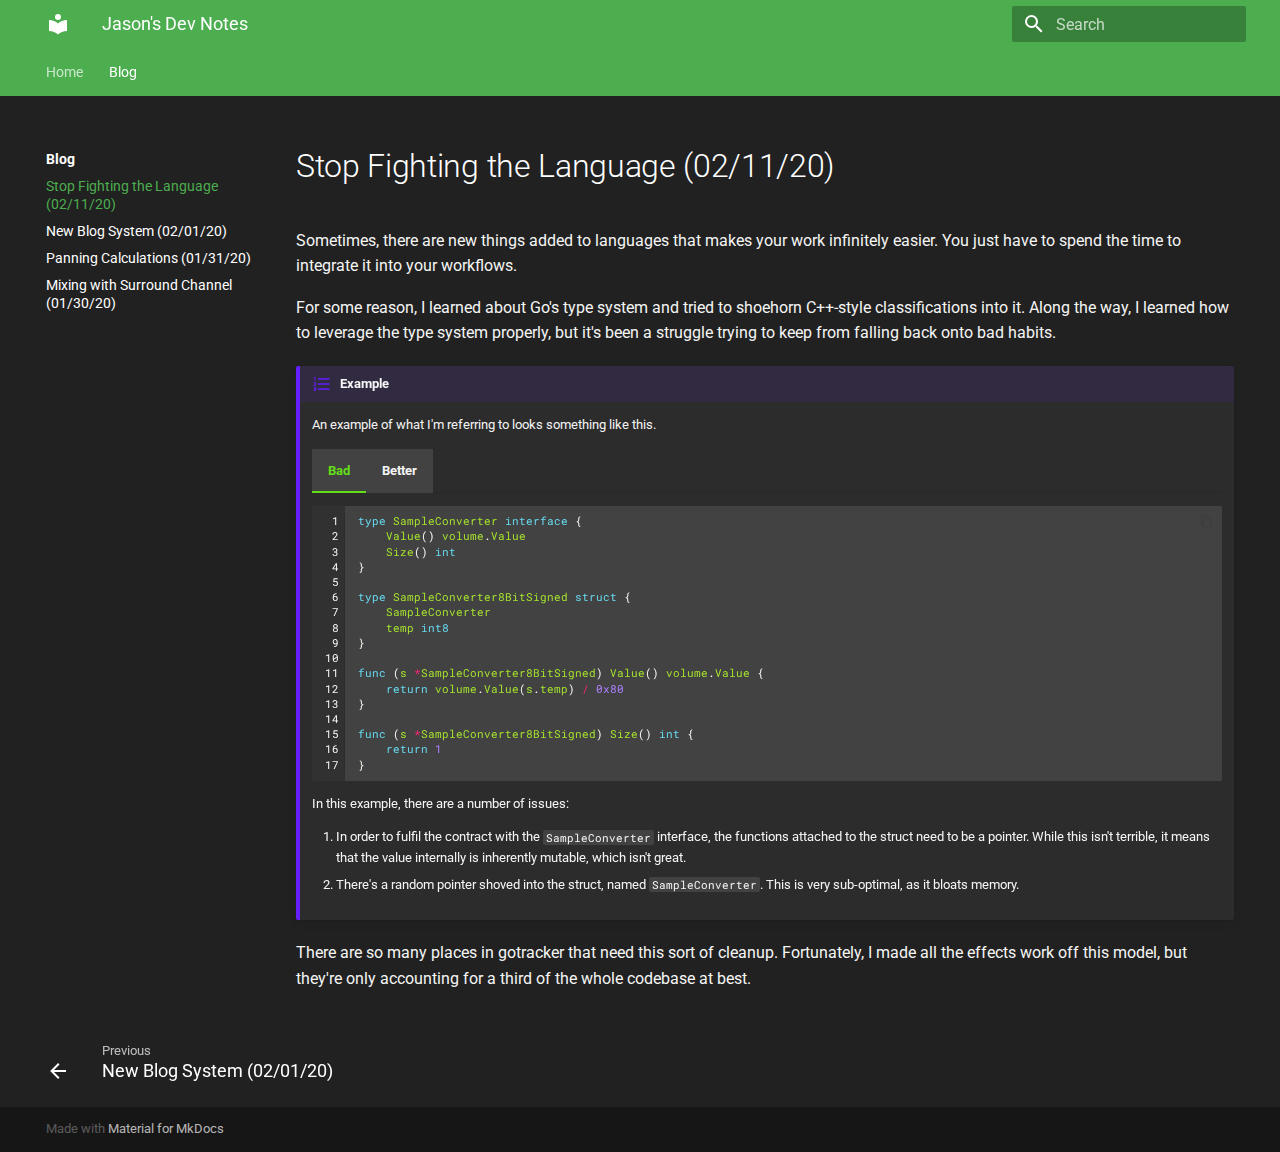
<file: blog/2021/02/11/stop-fighting-the-language/index.html>
<!doctype html>
<html lang="en" class="no-js">
  <head>
    
      <meta charset="utf-8">
      <meta name="viewport" content="width=device-width,initial-scale=1">
      
      
      
      
      <link rel="shortcut icon" href="../../../../../assets/images/favicon.png">
      <meta name="generator" content="mkdocs-1.1.2, mkdocs-material-6.2.7">
    
    
      
        <title>Stop Fighting the Language - Jason's Dev Notes</title>
      
    
    
      <link rel="stylesheet" href="../../../../../assets/stylesheets/main.cb6bc1d0.min.css">
      
        
        <link rel="stylesheet" href="../../../../../assets/stylesheets/palette.39b8e14a.min.css">
        
          
          
          <meta name="theme-color" content="#4cae4f">
        
      
    
    
    
      
        
        <link rel="preconnect" href="https://fonts.gstatic.com" crossorigin>
        <link rel="stylesheet" href="https://fonts.googleapis.com/css?family=Roboto:300,400,400i,700%7CRoboto+Mono&display=fallback">
        <style>body,input{font-family:"Roboto",-apple-system,BlinkMacSystemFont,Helvetica,Arial,sans-serif}code,kbd,pre{font-family:"Roboto Mono",SFMono-Regular,Consolas,Menlo,monospace}</style>
      
    
    
    
      <link rel="stylesheet" href="../../../../../stylesheets/dark_theme.css">
    
      <link rel="stylesheet" href="../../../../../stylesheets/codehilite.css">
    
      <link rel="stylesheet" href="../../../../../stylesheets/dark_theme-admonition.css">
    
      <link rel="stylesheet" href="../../../../../stylesheets/pymdownx-highlight.css">
    
    
      
    
    
<meta name="theme-color" content="#212121">

<link rel='icon' href='/assets/images/favicon.ico'>

<meta name='apple-mobile-web-app-capable' content='yes'>
<meta name='mobile-web-app-capable' content='yes'>
<link rel="manifest" href="/manifest.json">

  </head>
  
  
    
    
    
    
    
    <body dir="ltr" data-md-color-scheme="" data-md-color-primary="green" data-md-color-accent="light-green">
      
  
    
    <input class="md-toggle" data-md-toggle="drawer" type="checkbox" id="__drawer" autocomplete="off">
    <input class="md-toggle" data-md-toggle="search" type="checkbox" id="__search" autocomplete="off">
    <label class="md-overlay" for="__drawer"></label>
    <div data-md-component="skip">
      
    </div>
    <div data-md-component="announce">
      
    </div>
    
      

<header class="md-header" data-md-component="header">
  <nav class="md-header-nav md-grid" aria-label="Header">
    <a href="../../../../.." title="Jason&#39;s Dev Notes" class="md-header-nav__button md-logo" aria-label="Jason's Dev Notes">
      
  
  <svg xmlns="http://www.w3.org/2000/svg" viewBox="0 0 24 24"><path d="M12 8a3 3 0 003-3 3 3 0 00-3-3 3 3 0 00-3 3 3 3 0 003 3m0 3.54C9.64 9.35 6.5 8 3 8v11c3.5 0 6.64 1.35 9 3.54 2.36-2.19 5.5-3.54 9-3.54V8c-3.5 0-6.64 1.35-9 3.54z"/></svg>

    </a>
    <label class="md-header-nav__button md-icon" for="__drawer">
      <svg xmlns="http://www.w3.org/2000/svg" viewBox="0 0 24 24"><path d="M3 6h18v2H3V6m0 5h18v2H3v-2m0 5h18v2H3v-2z"/></svg>
    </label>
    <div class="md-header-nav__title" data-md-component="header-title">
      <div class="md-header-nav__ellipsis">
        <div class="md-header-nav__topic">
          <span class="md-ellipsis">
            Jason's Dev Notes
          </span>
        </div>
        <div class="md-header-nav__topic">
          <span class="md-ellipsis">
            
              Stop Fighting the Language
            
          </span>
        </div>
      </div>
    </div>
    
      <label class="md-header-nav__button md-icon" for="__search">
        <svg xmlns="http://www.w3.org/2000/svg" viewBox="0 0 24 24"><path d="M9.5 3A6.5 6.5 0 0116 9.5c0 1.61-.59 3.09-1.56 4.23l.27.27h.79l5 5-1.5 1.5-5-5v-.79l-.27-.27A6.516 6.516 0 019.5 16 6.5 6.5 0 013 9.5 6.5 6.5 0 019.5 3m0 2C7 5 5 7 5 9.5S7 14 9.5 14 14 12 14 9.5 12 5 9.5 5z"/></svg>
      </label>
      
<div class="md-search" data-md-component="search" role="dialog">
  <label class="md-search__overlay" for="__search"></label>
  <div class="md-search__inner" role="search">
    <form class="md-search__form" name="search">
      <input type="text" class="md-search__input" name="query" aria-label="Search" placeholder="Search" autocapitalize="off" autocorrect="off" autocomplete="off" spellcheck="false" data-md-component="search-query" data-md-state="active" required>
      <label class="md-search__icon md-icon" for="__search">
        <svg xmlns="http://www.w3.org/2000/svg" viewBox="0 0 24 24"><path d="M9.5 3A6.5 6.5 0 0116 9.5c0 1.61-.59 3.09-1.56 4.23l.27.27h.79l5 5-1.5 1.5-5-5v-.79l-.27-.27A6.516 6.516 0 019.5 16 6.5 6.5 0 013 9.5 6.5 6.5 0 019.5 3m0 2C7 5 5 7 5 9.5S7 14 9.5 14 14 12 14 9.5 12 5 9.5 5z"/></svg>
        <svg xmlns="http://www.w3.org/2000/svg" viewBox="0 0 24 24"><path d="M20 11v2H8l5.5 5.5-1.42 1.42L4.16 12l7.92-7.92L13.5 5.5 8 11h12z"/></svg>
      </label>
      <button type="reset" class="md-search__icon md-icon" aria-label="Clear" data-md-component="search-reset" tabindex="-1">
        <svg xmlns="http://www.w3.org/2000/svg" viewBox="0 0 24 24"><path d="M19 6.41L17.59 5 12 10.59 6.41 5 5 6.41 10.59 12 5 17.59 6.41 19 12 13.41 17.59 19 19 17.59 13.41 12 19 6.41z"/></svg>
      </button>
    </form>
    <div class="md-search__output">
      <div class="md-search__scrollwrap" data-md-scrollfix>
        <div class="md-search-result" data-md-component="search-result">
          <div class="md-search-result__meta">
            Initializing search
          </div>
          <ol class="md-search-result__list"></ol>
        </div>
      </div>
    </div>
  </div>
</div>
    
    
  </nav>
</header>
    
    <div class="md-container" data-md-component="container">
      
      
        
          
<nav class="md-tabs" aria-label="Tabs" data-md-component="tabs">
  <div class="md-tabs__inner md-grid">
    <ul class="md-tabs__list">
      
        
  
  


  <li class="md-tabs__item">
    <a href="../../../../.." class="md-tabs__link">
      Home
    </a>
  </li>

      
        
  
  
    
  


  
  
  
    <li class="md-tabs__item">
      <a href="./" class="md-tabs__link md-tabs__link--active">
        Blog
      </a>
    </li>
  

      
    </ul>
  </div>
</nav>
        
      
      <main class="md-main" data-md-component="main">
        <div class="md-main__inner md-grid">
          
            
              
              <div class="md-sidebar md-sidebar--primary" data-md-component="navigation" >
                <div class="md-sidebar__scrollwrap">
                  <div class="md-sidebar__inner">
                    



  


  

<nav class="md-nav md-nav--primary md-nav--lifted md-nav--integrated" aria-label="Navigation" data-md-level="0">
  <label class="md-nav__title" for="__drawer">
    <a href="../../../../.." title="Jason&#39;s Dev Notes" class="md-nav__button md-logo" aria-label="Jason's Dev Notes">
      
  
  <svg xmlns="http://www.w3.org/2000/svg" viewBox="0 0 24 24"><path d="M12 8a3 3 0 003-3 3 3 0 00-3-3 3 3 0 00-3 3 3 3 0 003 3m0 3.54C9.64 9.35 6.5 8 3 8v11c3.5 0 6.64 1.35 9 3.54 2.36-2.19 5.5-3.54 9-3.54V8c-3.5 0-6.64 1.35-9 3.54z"/></svg>

    </a>
    Jason's Dev Notes
  </label>
  
  <ul class="md-nav__list" data-md-scrollfix>
    
      
      
      

  
  
  
    <li class="md-nav__item">
      <a href="../../../../.." class="md-nav__link">
        Home
      </a>
    </li>
  

    
      
      
      

  
  
    
  
  
    
    <li class="md-nav__item md-nav__item--active md-nav__item--nested">
      
      
        <input class="md-nav__toggle md-toggle" data-md-toggle="nav-2" type="checkbox" id="nav-2" checked>
      
      <label class="md-nav__link" for="nav-2">
        Blog
        <span class="md-nav__icon md-icon"></span>
      </label>
      <nav class="md-nav" aria-label="Blog" data-md-level="1">
        <label class="md-nav__title" for="nav-2">
          <span class="md-nav__icon md-icon"></span>
          Blog
        </label>
        <ul class="md-nav__list" data-md-scrollfix>
          
          
            
  
  
    
  
  
    <li class="md-nav__item md-nav__item--active">
      
      <input class="md-nav__toggle md-toggle" data-md-toggle="toc" type="checkbox" id="__toc">
      
      
      <a href="./" class="md-nav__link md-nav__link--active">
        Stop Fighting the Language (02/11/20)
      </a>
      
    </li>
  

          
            
  
  
  
    <li class="md-nav__item">
      <a href="../../01/new-blog-system/" class="md-nav__link">
        New Blog System (02/01/20)
      </a>
    </li>
  

          
            
  
  
  
    <li class="md-nav__item">
      <a href="../../../01/31/panning-calculations/" class="md-nav__link">
        Panning Calculations (01/31/20)
      </a>
    </li>
  

          
            
  
  
  
    <li class="md-nav__item">
      <a href="../../../01/30/mixing-with-surround-channel/" class="md-nav__link">
        Mixing with Surround Channel (01/30/20)
      </a>
    </li>
  

          
        </ul>
      </nav>
    </li>
  

    
  </ul>
</nav>
                  </div>
                </div>
              </div>
            
            
          
          <div class="md-content">
            <article class="md-content__inner md-typeset">
              
                
                
                  <h1>Stop Fighting the Language (02/11/20)</h1>
                
                <p>Sometimes, there are new things added to languages that makes
your work infinitely easier. You just have to spend the time
to integrate it into your workflows.</p>
<p>For some reason, I learned about Go's type system and tried
to shoehorn C++-style classifications into it. Along the way,
I learned how to leverage the type system properly, but it's
been a struggle trying to keep from falling back onto bad
habits.</p>
<div class="admonition example">
<p class="admonition-title">Example</p>
<p>An example of what I'm referring to looks something like
this.</p>
<div class="tabbed-set" data-tabs="1:2"><input checked="checked" id="__tabbed_1_1" name="__tabbed_1" type="radio" /><label for="__tabbed_1_1">Bad</label><div class="tabbed-content">
<table class="highlighttable"><tr><td class="linenos"><div class="linenodiv"><pre><span></span> 1
 2
 3
 4
 5
 6
 7
 8
 9
10
11
12
13
14
15
16
17</pre></div></td><td class="code"><div class="highlight"><pre><span></span><code><span class="kd">type</span> <span class="nx">SampleConverter</span> <span class="kd">interface</span> <span class="p">{</span>
    <span class="nx">Value</span><span class="p">()</span> <span class="nx">volume</span><span class="p">.</span><span class="nx">Value</span>
    <span class="nx">Size</span><span class="p">()</span> <span class="kt">int</span>
<span class="p">}</span>

<span class="kd">type</span> <span class="nx">SampleConverter8BitSigned</span> <span class="kd">struct</span> <span class="p">{</span>
    <span class="nx">SampleConverter</span>
    <span class="nx">temp</span> <span class="kt">int8</span>
<span class="p">}</span>

<span class="kd">func</span> <span class="p">(</span><span class="nx">s</span> <span class="o">*</span><span class="nx">SampleConverter8BitSigned</span><span class="p">)</span> <span class="nx">Value</span><span class="p">()</span> <span class="nx">volume</span><span class="p">.</span><span class="nx">Value</span> <span class="p">{</span>
    <span class="k">return</span> <span class="nx">volume</span><span class="p">.</span><span class="nx">Value</span><span class="p">(</span><span class="nx">s</span><span class="p">.</span><span class="nx">temp</span><span class="p">)</span> <span class="o">/</span> <span class="mh">0x80</span>
<span class="p">}</span>

<span class="kd">func</span> <span class="p">(</span><span class="nx">s</span> <span class="o">*</span><span class="nx">SampleConverter8BitSigned</span><span class="p">)</span> <span class="nx">Size</span><span class="p">()</span> <span class="kt">int</span> <span class="p">{</span>
    <span class="k">return</span> <span class="mi">1</span>
<span class="p">}</span>
</code></pre></div>
</td></tr></table>
<p>In this example, there are a number of issues:</p>
<ol>
<li>
<p>In order to fulfil the contract with the <code>SampleConverter</code> interface, the functions attached to the struct need to be a pointer. While this isn't terrible, it means that the value internally is inherently mutable, which isn't great.</p>
</li>
<li>
<p>There's a random pointer shoved into the struct, named <code>SampleConverter</code>. This is very sub-optimal, as it bloats memory.</p>
</li>
</ol>
</div>
<input id="__tabbed_1_2" name="__tabbed_1" type="radio" /><label for="__tabbed_1_2">Better</label><div class="tabbed-content">
<table class="highlighttable"><tr><td class="linenos"><div class="linenodiv"><pre><span></span> 1
 2
 3
 4
 5
 6
 7
 8
 9
10
11
12
13
14</pre></div></td><td class="code"><div class="highlight"><pre><span></span><code><span class="kd">type</span> <span class="nx">SampleConverter</span> <span class="kd">interface</span> <span class="p">{</span>
    <span class="nx">Value</span><span class="p">()</span> <span class="nx">volume</span><span class="p">.</span><span class="nx">Value</span>
    <span class="nx">Size</span><span class="p">()</span> <span class="kt">int</span>
<span class="p">}</span>

<span class="kd">type</span> <span class="nx">SampleConverter8BitSigned</span> <span class="kt">int8</span>

<span class="kd">func</span> <span class="p">(</span><span class="nx">s</span> <span class="nx">SampleConverter8BitSigned</span><span class="p">)</span> <span class="nx">Value</span><span class="p">()</span> <span class="nx">volume</span><span class="p">.</span><span class="nx">Value</span> <span class="p">{</span>
    <span class="k">return</span> <span class="nx">volume</span><span class="p">.</span><span class="nx">Value</span><span class="p">(</span><span class="nx">s</span><span class="p">)</span> <span class="o">/</span> <span class="mh">0x80</span>
<span class="p">}</span>

<span class="kd">func</span> <span class="p">(</span><span class="nx">s</span> <span class="nx">SampleConverter8BitSigned</span><span class="p">)</span> <span class="nx">Size</span><span class="p">()</span> <span class="kt">int</span> <span class="p">{</span>
    <span class="k">return</span> <span class="mi">1</span>
<span class="p">}</span>
</code></pre></div>
</td></tr></table>
<p>In this example, the solution is much cleaner and enjoys the following benefits:</p>
<ol>
<li>
<p>The compiler can solve for the interface automatically and will apply a auto-pointer where needed.</p>
</li>
<li>
<p>The value stored within is immutable, as expected.</p>
</li>
<li>
<p>Inlined references to this value will only be stored on the stack or in the CPU's registers instead of in the heap, which means there's no memory cleanup.</p>
</li>
</ol>
</div>
</div>
</div>
<p>There are so many places in gotracker that need this sort of cleanup. Fortunately, I made all the effects work off this model, but they're only accounting for a third of the whole codebase at best.</p>
                
                  
                
              
              
                


              
            </article>
          </div>
        </div>
      </main>
      
        
<footer class="md-footer">
  
    <div class="md-footer-nav">
      <nav class="md-footer-nav__inner md-grid" aria-label="Footer">
        
          <a href="../../01/new-blog-system/" class="md-footer-nav__link md-footer-nav__link--prev" rel="prev">
            <div class="md-footer-nav__button md-icon">
              <svg xmlns="http://www.w3.org/2000/svg" viewBox="0 0 24 24"><path d="M20 11v2H8l5.5 5.5-1.42 1.42L4.16 12l7.92-7.92L13.5 5.5 8 11h12z"/></svg>
            </div>
            <div class="md-footer-nav__title">
              <div class="md-ellipsis">
                <span class="md-footer-nav__direction">
                  Previous
                </span>
                New Blog System (02/01/20)
              </div>
            </div>
          </a>
        
        
      </nav>
    </div>
  
  <div class="md-footer-meta md-typeset">
    <div class="md-footer-meta__inner md-grid">
      <div class="md-footer-copyright">
        
        Made with
        <a href="https://squidfunk.github.io/mkdocs-material/" target="_blank" rel="noopener">
          Material for MkDocs
        </a>
      </div>
      
    </div>
  </div>
</footer>
      
    </div>
    
      <script src="../../../../../assets/javascripts/vendor.53cc9318.min.js"></script>
      <script src="../../../../../assets/javascripts/bundle.e9c9f54f.min.js"></script><script id="__lang" type="application/json">{"clipboard.copy": "Copy to clipboard", "clipboard.copied": "Copied to clipboard", "search.config.lang": "en", "search.config.pipeline": "trimmer, stopWordFilter", "search.config.separator": "[\\s\\-]+", "search.placeholder": "Search", "search.result.placeholder": "Type to start searching", "search.result.none": "No matching documents", "search.result.one": "1 matching document", "search.result.other": "# matching documents", "search.result.more.one": "1 more on this page", "search.result.more.other": "# more on this page", "search.result.term.missing": "Missing"}</script>
      
      <script>
        app = initialize({
          base: "../../../../..",
          features: ['navigation.tabs', 'search.suggest', 'toc.integrate'],
          search: Object.assign({
            worker: "../../../../../assets/javascripts/worker/search.9c0e82ba.min.js"
          }, typeof search !== "undefined" && search)
        })
      </script>
      
    
  </body>
</html>
</file>
<file: stylesheets/dark_theme.css>
/*
//////////////////
// Main content //
//////////////////
*/

/*
Default text color
and background color
*/
.md-main {
  color: #F5F5F5 !important;
  background-color: #212121 !important;
}

/*
Main headlines
*/
.md-main h1 {
  color: white !important;
}

/*
Tables
*/
tbody {
  background-color: rgba(255, 255, 255, 0.05) !important;
}

.md-typeset table:not([class]) th {
  background-color: rgba(255,255,255,0.11) !important;
}

.md-typeset table:not([class]) tr:hover {
  box-shadow: none !important;
  background-color: rgba(255, 255, 255, 0.04) !important;
}

/*
Blockquotes
*/
.md-typeset blockquote {
  color: rgba(255,255,255,0.8) !important;
  border-color: rgba(255,255,255,0.54) !important;
}

/*
////////////////////
// Navigation bar //
////////////////////
*/

/*
Left and right toc scrollbar
*/
.md-sidebar__scrollwrap::-webkit-scrollbar-thumb {
  background-color: #E0E0E0 !important;
}



.md-nav {
  color: #F5F5F5 !important;
  background-color: #212121 !important;
}

/*
Arrow Left Icon
*/
html .md-nav--primary .md-nav__title:before {
  color: #FAFAFA !important;
}

.md-nav__title {
  color: rgba(255,255,255,1) !important;
  background-color: #212121 !important;
}

/*
Arrow Right Icon
*/
.md-nav--primary .md-nav__link:after {
  color: #FAFAFA !important;
}

.md-nav__list {
  color: rgba(255,255,255,1) !important;
  background-color: #212121 !important;
}

.md-nav__item {
  color: rgba(255,255,255,1) !important;
  background-color: #212121 !important;
}

.md-nav__link[data-md-state=blur] {
  color: rgba(255,255,255,0.54) !important;
}

/*
////////////
// Search //
////////////
*/

/*
scroll bar

attention:
background is scroll handle color!
*/
.md-search__scrollwrap::-webkit-scrollbar-thumb {
  background-color: #E0E0E0 !important;
}
/*
scroll bar background color
*/
.md-search__scrollwrap {
  background-color: #424242 !important;
}

/*
Icon color
*/
.md-search-result__article--document:before {
  color: #EEEEEE !important;
}

/*
headline color and
result list background
*/
.md-search-result__list {
  color: #EEEEEE !important;
  background-color: #212121 !important;
}

/*
result info/count
*/
.md-search-result__meta {
  background-color: #EEEEEE !important;
}

/*
article preview text color
*/
.md-search-result__teaser {
  color: #BDBDBD !important;
}
</file>
<file: stylesheets/codehilite.css>
/*
/////////////////
// Inline Code //
/////////////////
*/

.md-typeset code {
  background-color: #424242;
  color: #F5F5F5;
  margin: 0;
  padding: 0.07353em 0.29412em;
  box-shadow: none;
}

/*
/////////////////
// Code Blocks //
/////////////////
*/

/*
line number
*/
.linenos {
  color: #F5F5F5 !important;
  background-color: #313131 !important;
}

/*
code block background
*/
.codehilite {
  background-color: #424242 !important;
}

/*
scroll bar size
*/

.md-typeset .codehilite::-webkit-scrollbar {
  height: 1rem !important;
}

/*
actual syntax highlighting
*/
.codehilite pre { color: #FAFAFA !important; background-color: transparent !important; }
.codehilite .hll { background-color: #272822 !important; }
.codehilite .c { color: #75715e !important } /* Comment */
.codehilite .err { color: #960050 !important; background-color: #1e0010 !important } /* Error */
.codehilite .k { color: #66d9ef !important } /* Keyword */
.codehilite .l { color: #ae81ff !important } /* Literal */
.codehilite .n { color: #f8f8f2 !important } /* Name */
.codehilite .o { color: #f92672 !important } /* Operator */
.codehilite .p { color: #f8f8f2 !important } /* Punctuation */
.codehilite .cm { color: #75715e !important } /* Comment.Multiline */
.codehilite .cp { color: #75715e !important } /* Comment.Preproc */
.codehilite .c1 { color: #75715e !important } /* Comment.Single */
.codehilite .cs { color: #75715e !important } /* Comment.Special */
.codehilite .ge { font-style: italic !important } /* Generic.Emph */
.codehilite .gs { font-weight: bold !important } /* Generic.Strong */
.codehilite .kc { color: #66d9ef !important } /* Keyword.Constant */
.codehilite .kd { color: #66d9ef !important } /* Keyword.Declaration */
.codehilite .kn { color: #f92672 !important } /* Keyword.Namespace */
.codehilite .kp { color: #66d9ef !important } /* Keyword.Pseudo */
.codehilite .kr { color: #66d9ef !important } /* Keyword.Reserved */
.codehilite .kt { color: #66d9ef !important } /* Keyword.Type */
.codehilite .ld { color: #e6db74 !important } /* Literal.Date */
.codehilite .m { color: #ae81ff !important } /* Literal.Number */
.codehilite .s { color: #e6db74 !important } /* Literal.String */
.codehilite .na { color: #a6e22e !important } /* Name.Attribute */
.codehilite .nb { color: #f8f8f2 !important } /* Name.Builtin */
.codehilite .nc { color: #a6e22e !important } /* Name.Class */
.codehilite .no { color: #66d9ef !important } /* Name.Constant */
.codehilite .nd { color: #a6e22e !important } /* Name.Decorator */
.codehilite .ni { color: #f8f8f2 !important } /* Name.Entity */
.codehilite .ne { color: #a6e22e !important } /* Name.Exception */
.codehilite .nf { color: #a6e22e !important } /* Name.Function */
.codehilite .nl { color: #f8f8f2 !important } /* Name.Label */
.codehilite .nn { color: #f8f8f2 !important } /* Name.Namespace */
.codehilite .nx { color: #a6e22e !important } /* Name.Other */
.codehilite .py { color: #f8f8f2 !important } /* Name.Property */
.codehilite .nt { color: #f92672 !important } /* Name.Tag */
.codehilite .nv { color: #f8f8f2 !important } /* Name.Variable */
.codehilite .ow { color: #f92672 !important } /* Operator.Word */
.codehilite .w { color: #f8f8f2 !important } /* Text.Whitespace */
.codehilite .mf { color: #ae81ff !important } /* Literal.Number.Float */
.codehilite .mh { color: #ae81ff !important } /* Literal.Number.Hex */
.codehilite .mi { color: #ae81ff !important } /* Literal.Number.Integer */
.codehilite .mo { color: #ae81ff !important } /* Literal.Number.Oct */
.codehilite .sb { color: #e6db74 !important } /* Literal.String.Backtick */
.codehilite .sc { color: #e6db74 !important } /* Literal.String.Char */
.codehilite .sd { color: #e6db74 !important } /* Literal.String.Doc */
.codehilite .s2 { color: #e6db74 !important } /* Literal.String.Double */
.codehilite .se { color: #ae81ff !important } /* Literal.String.Escape */
.codehilite .sh { color: #e6db74 !important } /* Literal.String.Heredoc */
.codehilite .si { color: #e6db74 !important } /* Literal.String.Interpol */
.codehilite .sx { color: #e6db74 !important } /* Literal.String.Other */
.codehilite .sr { color: #e6db74 !important } /* Literal.String.Regex */
.codehilite .s1 { color: #e6db74 !important } /* Literal.String.Single */
.codehilite .ss { color: #e6db74 !important } /* Literal.String.Symbol */
.codehilite .bp { color: #f8f8f2 !important } /* Name.Builtin.Pseudo */
.codehilite .vc { color: #f8f8f2 !important } /* Name.Variable.Class */
.codehilite .vg { color: #f8f8f2 !important } /* Name.Variable.Global */
.codehilite .vi { color: #f8f8f2 !important } /* Name.Variable.Instance */
.codehilite .il { color: #ae81ff !important } /* Literal.Number.Integer.Long */

.codehilite .gh { } /* Generic Heading & Diff Header */
.codehilite .gu { color: #75715e !important ; } /* Generic.Subheading & Diff Unified/Comment? */
.codehilite .gd { color: #f92672 !important ; } /* Generic.Deleted & Diff Deleted */
.codehilite .gi { color: #a6e22e !important ; } /* Generic.Inserted & Diff Inserted */

.codehilite .md-clipboard:before { color: rgba(255, 255, 255, 0.07) } /* Clipboard button (no hover) */
.codehilite:hover .md-clipboard:before { color: rgba(255, 255, 255, 0.54) } /* Clipboard button (hovered) */
</file>
<file: stylesheets/dark_theme-admonition.css>
/*
//////////////////
// Main content //
//////////////////
*/

/*
Admonitions
*/
.md-typeset .admonition {
  color: #F5F5F5 !important;
  background-color: rgba(255, 255, 255, 0.05) !important;
}
</file>
<file: stylesheets/pymdownx-highlight.css>
/*
/////////////////
// Inline Code //
/////////////////
*/

.md-typeset .tabbed-set>label {
  background-color: #424242;
  color: #F5F5F5;
}

/*
/////////////////
// Code Blocks //
/////////////////
*/

/*
line number
*/
.highlighttable .linenodiv pre {
  color: #F5F5F5 !important;
  background-color: #313131 !important;
}

/*
code block background
*/
.highlight {
  background-color: #424242 !important;
}

/*
scroll bar size
*/

.md-typeset .highlight::-webkit-scrollbar {
  height: 1rem !important;
}

/*
actual syntax highlighting
*/
.highlight pre { color: #FAFAFA !important; background-color: transparent !important; }
.highlight .hll { background-color: #272822 !important; }
.highlight .c { color: #75715e !important } /* Comment */
.highlight .err { color: #960050 !important; background-color: #1e0010 !important } /* Error */
.highlight .k { color: #66d9ef !important } /* Keyword */
.highlight .l { color: #ae81ff !important } /* Literal */
.highlight .n { color: #f8f8f2 !important } /* Name */
.highlight .o { color: #f92672 !important } /* Operator */
.highlight .p { color: #f8f8f2 !important } /* Punctuation */
.highlight .cm { color: #75715e !important } /* Comment.Multiline */
.highlight .cp { color: #75715e !important } /* Comment.Preproc */
.highlight .c1 { color: #75715e !important } /* Comment.Single */
.highlight .cs { color: #75715e !important } /* Comment.Special */
.highlight .ge { font-style: italic !important } /* Generic.Emph */
.highlight .gs { font-weight: bold !important } /* Generic.Strong */
.highlight .kc { color: #66d9ef !important } /* Keyword.Constant */
.highlight .kd { color: #66d9ef !important } /* Keyword.Declaration */
.highlight .kn { color: #f92672 !important } /* Keyword.Namespace */
.highlight .kp { color: #66d9ef !important } /* Keyword.Pseudo */
.highlight .kr { color: #66d9ef !important } /* Keyword.Reserved */
.highlight .kt { color: #66d9ef !important } /* Keyword.Type */
.highlight .ld { color: #e6db74 !important } /* Literal.Date */
.highlight .m { color: #ae81ff !important } /* Literal.Number */
.highlight .s { color: #e6db74 !important } /* Literal.String */
.highlight .na { color: #a6e22e !important } /* Name.Attribute */
.highlight .nb { color: #f8f8f2 !important } /* Name.Builtin */
.highlight .nc { color: #a6e22e !important } /* Name.Class */
.highlight .no { color: #66d9ef !important } /* Name.Constant */
.highlight .nd { color: #a6e22e !important } /* Name.Decorator */
.highlight .ni { color: #f8f8f2 !important } /* Name.Entity */
.highlight .ne { color: #a6e22e !important } /* Name.Exception */
.highlight .nf { color: #a6e22e !important } /* Name.Function */
.highlight .nl { color: #f8f8f2 !important } /* Name.Label */
.highlight .nn { color: #f8f8f2 !important } /* Name.Namespace */
.highlight .nx { color: #a6e22e !important } /* Name.Other */
.highlight .py { color: #f8f8f2 !important } /* Name.Property */
.highlight .nt { color: #f92672 !important } /* Name.Tag */
.highlight .nv { color: #f8f8f2 !important } /* Name.Variable */
.highlight .ow { color: #f92672 !important } /* Operator.Word */
.highlight .w { color: #f8f8f2 !important } /* Text.Whitespace */
.highlight .mf { color: #ae81ff !important } /* Literal.Number.Float */
.highlight .mh { color: #ae81ff !important } /* Literal.Number.Hex */
.highlight .mi { color: #ae81ff !important } /* Literal.Number.Integer */
.highlight .mo { color: #ae81ff !important } /* Literal.Number.Oct */
.highlight .sb { color: #e6db74 !important } /* Literal.String.Backtick */
.highlight .sc { color: #e6db74 !important } /* Literal.String.Char */
.highlight .sd { color: #e6db74 !important } /* Literal.String.Doc */
.highlight .s2 { color: #e6db74 !important } /* Literal.String.Double */
.highlight .se { color: #ae81ff !important } /* Literal.String.Escape */
.highlight .sh { color: #e6db74 !important } /* Literal.String.Heredoc */
.highlight .si { color: #e6db74 !important } /* Literal.String.Interpol */
.highlight .sx { color: #e6db74 !important } /* Literal.String.Other */
.highlight .sr { color: #e6db74 !important } /* Literal.String.Regex */
.highlight .s1 { color: #e6db74 !important } /* Literal.String.Single */
.highlight .ss { color: #e6db74 !important } /* Literal.String.Symbol */
.highlight .bp { color: #f8f8f2 !important } /* Name.Builtin.Pseudo */
.highlight .vc { color: #f8f8f2 !important } /* Name.Variable.Class */
.highlight .vg { color: #f8f8f2 !important } /* Name.Variable.Global */
.highlight .vi { color: #f8f8f2 !important } /* Name.Variable.Instance */
.highlight .il { color: #ae81ff !important } /* Literal.Number.Integer.Long */

.highlight .gh { } /* Generic Heading & Diff Header */
.highlight .gu { color: #75715e !important ; } /* Generic.Subheading & Diff Unified/Comment? */
.highlight .gd { color: #f92672 !important ; } /* Generic.Deleted & Diff Deleted */
.highlight .gi { color: #a6e22e !important ; } /* Generic.Inserted & Diff Inserted */

.highlight .md-clipboard:before { color: rgba(255, 255, 255, 0.07) } /* Clipboard button (no hover) */
.highlight:hover .md-clipboard:before { color: rgba(255, 255, 255, 0.54) } /* Clipboard button (hovered) */
</file>
<file: assets/stylesheets/main.cb6bc1d0.min.css>
html{box-sizing:border-box;-webkit-text-size-adjust:none;-moz-text-size-adjust:none;-ms-text-size-adjust:none;text-size-adjust:none}*,*::before,*::after{box-sizing:inherit}body{margin:0}a,button,label,input{-webkit-tap-highlight-color:transparent}a{color:inherit;text-decoration:none}hr{display:block;box-sizing:content-box;height:.05rem;padding:0;overflow:visible;border:0}small{font-size:80%}sub,sup{line-height:1em}img{border-style:none}table{border-collapse:separate;border-spacing:0}td,th{font-weight:400;vertical-align:top}button{margin:0;padding:0;font-size:inherit;background:transparent;border:0}input{border:0;outline:none}:root{--md-default-fg-color: hsla(0, 0%, 0%, 0.87);--md-default-fg-color--light: hsla(0, 0%, 0%, 0.54);--md-default-fg-color--lighter: hsla(0, 0%, 0%, 0.32);--md-default-fg-color--lightest: hsla(0, 0%, 0%, 0.07);--md-default-bg-color: hsla(0, 0%, 100%, 1);--md-default-bg-color--light: hsla(0, 0%, 100%, 0.7);--md-default-bg-color--lighter: hsla(0, 0%, 100%, 0.3);--md-default-bg-color--lightest: hsla(0, 0%, 100%, 0.12);--md-primary-fg-color: hsla(231, 48%, 48%, 1);--md-primary-fg-color--light: hsla(231, 44%, 56%, 1);--md-primary-fg-color--dark: hsla(232, 54%, 41%, 1);--md-primary-bg-color: hsla(0, 0%, 100%, 1);--md-primary-bg-color--light: hsla(0, 0%, 100%, 0.7);--md-accent-fg-color: hsla(231, 99%, 66%, 1);--md-accent-fg-color--transparent: hsla(231, 99%, 66%, 0.1);--md-accent-bg-color: hsla(0, 0%, 100%, 1);--md-accent-bg-color--light: hsla(0, 0%, 100%, 0.7)}:root>*{--md-code-fg-color: hsla(200, 18%, 26%, 1);--md-code-bg-color: hsla(0, 0%, 96%, 1);--md-code-hl-color: hsla(60, 100%, 50%, 0.5);--md-code-hl-number-color: hsla(0, 67%, 50%, 1);--md-code-hl-special-color: hsla(340, 83%, 47%, 1);--md-code-hl-function-color: hsla(291, 45%, 50%, 1);--md-code-hl-constant-color: hsla(250, 63%, 60%, 1);--md-code-hl-keyword-color: hsla(219, 54%, 51%, 1);--md-code-hl-string-color: hsla(150, 63%, 30%, 1);--md-code-hl-name-color: var(--md-code-fg-color);--md-code-hl-operator-color: var(--md-default-fg-color--light);--md-code-hl-punctuation-color: var(--md-default-fg-color--light);--md-code-hl-comment-color: var(--md-default-fg-color--light);--md-code-hl-generic-color: var(--md-default-fg-color--light);--md-code-hl-variable-color: var(--md-default-fg-color--light);--md-typeset-color: var(--md-default-fg-color);--md-typeset-a-color: var(--md-primary-fg-color);--md-typeset-mark-color: hsla(60, 100%, 50%, 0.5);--md-typeset-del-color: hsla(6, 90%, 60%, 0.15);--md-typeset-ins-color: hsla(150, 90%, 44%, 0.15);--md-typeset-kbd-color: hsla(0, 0%, 98%, 1);--md-typeset-kbd-accent-color: hsla(0, 100%, 100%, 1);--md-typeset-kbd-border-color: hsla(0, 0%, 72%, 1);--md-admonition-fg-color: var(--md-default-fg-color);--md-admonition-bg-color: var(--md-default-bg-color);--md-footer-fg-color: hsla(0, 0%, 100%, 1);--md-footer-fg-color--light: hsla(0, 0%, 100%, 0.7);--md-footer-fg-color--lighter: hsla(0, 0%, 100%, 0.3);--md-footer-bg-color: hsla(0, 0%, 0%, 0.87);--md-footer-bg-color--dark: hsla(0, 0%, 0%, 0.32)}.md-icon svg{display:block;width:1.2rem;height:1.2rem;fill:currentColor}body{-webkit-font-smoothing:antialiased;-moz-osx-font-smoothing:grayscale}body,input{color:var(--md-typeset-color);font-feature-settings:"kern","liga";font-family:-apple-system,BlinkMacSystemFont,Helvetica,Arial,sans-serif}code,pre,kbd{color:var(--md-typeset-color);font-feature-settings:"kern";font-family:SFMono-Regular,Consolas,Menlo,monospace}:root{--md-typeset-table--ascending: url("data:image/svg+xml;charset=utf-8,<?xml version='1.0' encoding='UTF-8'?><!DOCTYPE svg PUBLIC '-//W3C//DTD SVG 1.1//EN' 'http://www.w3.org/Graphics/SVG/1.1/DTD/svg11.dtd'><svg xmlns='http://www.w3.org/2000/svg' xmlns:xlink='http://www.w3.org/1999/xlink' version='1.1' id='mdi-arrow-down' width='24' height='24' viewBox='0 0 24 24'><path d='M11,4H13V16L18.5,10.5L19.92,11.92L12,19.84L4.08,11.92L5.5,10.5L11,16V4Z'/></svg>");--md-typeset-table--descending: url("data:image/svg+xml;charset=utf-8,<?xml version='1.0' encoding='UTF-8'?><!DOCTYPE svg PUBLIC '-//W3C//DTD SVG 1.1//EN' 'http://www.w3.org/Graphics/SVG/1.1/DTD/svg11.dtd'><svg xmlns='http://www.w3.org/2000/svg' xmlns:xlink='http://www.w3.org/1999/xlink' version='1.1' id='mdi-arrow-up' width='24' height='24' viewBox='0 0 24 24'><path d='M13,20H11V8L5.5,13.5L4.08,12.08L12,4.16L19.92,12.08L18.5,13.5L13,8V20Z'/></svg>")}.md-typeset{font-size:.8rem;line-height:1.6;-webkit-print-color-adjust:exact;color-adjust:exact}@media print{.md-typeset{font-size:.68rem}}.md-typeset p,.md-typeset ul,.md-typeset ol,.md-typeset dl,.md-typeset blockquote{margin:1em 0}.md-typeset h1{margin:0 0 1.25em;color:var(--md-default-fg-color--light);font-weight:300;font-size:2em;line-height:1.3;letter-spacing:-0.01em}.md-typeset h2{margin:1.6em 0 .64em;font-weight:300;font-size:1.5625em;line-height:1.4;letter-spacing:-0.01em}.md-typeset h3{margin:1.6em 0 .8em;font-weight:400;font-size:1.25em;line-height:1.5;letter-spacing:-0.01em}.md-typeset h2+h3{margin-top:.8em}.md-typeset h4{margin:1em 0;font-weight:700;letter-spacing:-0.01em}.md-typeset h5,.md-typeset h6{margin:1.25em 0;color:var(--md-default-fg-color--light);font-weight:700;font-size:.8em;letter-spacing:-0.01em}.md-typeset h5{text-transform:uppercase}.md-typeset hr{margin:1.5em 0;border-bottom:.05rem solid var(--md-default-fg-color--lightest)}.md-typeset a{color:var(--md-typeset-a-color);word-break:break-word}.md-typeset a,.md-typeset a::before{transition:color 125ms}.md-typeset a:focus,.md-typeset a:hover{color:var(--md-accent-fg-color)}.md-typeset code,.md-typeset pre,.md-typeset kbd{color:var(--md-code-fg-color);direction:ltr}@media print{.md-typeset code,.md-typeset pre,.md-typeset kbd{white-space:pre-wrap}}.md-typeset code{padding:0 .2941176471em;font-size:.85em;word-break:break-word;background-color:var(--md-code-bg-color);border-radius:.1rem;-webkit-box-decoration-break:clone;box-decoration-break:clone}.md-typeset code:not(.focus-visible){outline:none;-webkit-tap-highlight-color:transparent}.md-typeset h1 code,.md-typeset h2 code,.md-typeset h3 code,.md-typeset h4 code,.md-typeset h5 code,.md-typeset h6 code{margin:initial;padding:initial;background-color:transparent;box-shadow:none}.md-typeset a>code{color:currentColor}.md-typeset pre{position:relative;margin:1em 0;line-height:1.4}.md-typeset pre>code{display:block;margin:0;padding:.7720588235em 1.1764705882em;overflow:auto;word-break:normal;box-shadow:none;-webkit-box-decoration-break:slice;box-decoration-break:slice;touch-action:auto;scrollbar-width:thin;scrollbar-color:var(--md-default-fg-color--lighter) transparent}.md-typeset pre>code:hover{scrollbar-color:var(--md-accent-fg-color) transparent}.md-typeset pre>code::-webkit-scrollbar{width:.2rem;height:.2rem}.md-typeset pre>code::-webkit-scrollbar-thumb{background-color:var(--md-default-fg-color--lighter)}.md-typeset pre>code::-webkit-scrollbar-thumb:hover{background-color:var(--md-accent-fg-color)}@media screen and (max-width: 44.9375em){.md-typeset>pre{margin:1em -0.8rem}.md-typeset>pre code{border-radius:0}}.md-typeset kbd{display:inline-block;padding:0 .6666666667em;color:var(--md-default-fg-color);font-size:.75em;vertical-align:text-top;word-break:break-word;background-color:var(--md-typeset-kbd-color);border-radius:.1rem;box-shadow:0 .1rem 0 .05rem var(--md-typeset-kbd-border-color),0 .1rem 0 var(--md-typeset-kbd-border-color),0 -0.1rem .2rem var(--md-typeset-kbd-accent-color) inset}.md-typeset mark{color:inherit;word-break:break-word;background-color:var(--md-typeset-mark-color);-webkit-box-decoration-break:clone;box-decoration-break:clone}.md-typeset abbr{text-decoration:none;border-bottom:.05rem dotted var(--md-default-fg-color--light);cursor:help}@media(hover: none){.md-typeset abbr{position:relative}.md-typeset abbr[title]:focus::after,.md-typeset abbr[title]:hover::after{box-shadow:0 2px 2px 0 rgba(0,0,0,.14),0 1px 5px 0 rgba(0,0,0,.12),0 3px 1px -2px rgba(0,0,0,.2);position:absolute;left:0;display:inline-block;width:auto;min-width:-webkit-max-content;min-width:-moz-max-content;min-width:max-content;max-width:80%;margin-top:2em;padding:.2rem .3rem;color:var(--md-default-bg-color);font-size:.7rem;background-color:var(--md-default-fg-color);border-radius:.1rem;content:attr(title)}}.md-typeset small{opacity:.75}.md-typeset sup,.md-typeset sub{margin-left:.078125em}[dir=rtl] .md-typeset sup,[dir=rtl] .md-typeset sub{margin-right:.078125em;margin-left:initial}.md-typeset blockquote{padding-left:.6rem;color:var(--md-default-fg-color--light);border-left:.2rem solid var(--md-default-fg-color--lighter)}[dir=rtl] .md-typeset blockquote{padding-right:.6rem;padding-left:initial;border-right:.2rem solid var(--md-default-fg-color--lighter);border-left:initial}.md-typeset ul{list-style-type:disc}.md-typeset ul,.md-typeset ol{margin-left:.625em;padding:0}[dir=rtl] .md-typeset ul,[dir=rtl] .md-typeset ol{margin-right:.625em;margin-left:initial}.md-typeset ul ol,.md-typeset ol ol{list-style-type:lower-alpha}.md-typeset ul ol ol,.md-typeset ol ol ol{list-style-type:lower-roman}.md-typeset ul li,.md-typeset ol li{margin-bottom:.5em;margin-left:1.25em}[dir=rtl] .md-typeset ul li,[dir=rtl] .md-typeset ol li{margin-right:1.25em;margin-left:initial}.md-typeset ul li p,.md-typeset ul li blockquote,.md-typeset ol li p,.md-typeset ol li blockquote{margin:.5em 0}.md-typeset ul li:last-child,.md-typeset ol li:last-child{margin-bottom:0}.md-typeset ul li ul,.md-typeset ul li ol,.md-typeset ol li ul,.md-typeset ol li ol{margin:.5em 0 .5em .625em}[dir=rtl] .md-typeset ul li ul,[dir=rtl] .md-typeset ul li ol,[dir=rtl] .md-typeset ol li ul,[dir=rtl] .md-typeset ol li ol{margin-right:.625em;margin-left:initial}.md-typeset dd{margin:1em 0 1.5em 1.875em}[dir=rtl] .md-typeset dd{margin-right:1.875em;margin-left:initial}.md-typeset img,.md-typeset svg{max-width:100%;height:auto}.md-typeset img[align=left],.md-typeset svg[align=left]{margin:1em;margin-left:0}.md-typeset img[align=right],.md-typeset svg[align=right]{margin:1em;margin-right:0}.md-typeset img[align]:only-child,.md-typeset svg[align]:only-child{margin-top:0}.md-typeset figure{width:-webkit-fit-content;width:-moz-fit-content;width:fit-content;max-width:100%;margin:0 auto;text-align:center}.md-typeset figure img{display:block}.md-typeset figcaption{max-width:24rem;margin:1em auto 2em;font-style:italic}.md-typeset iframe{max-width:100%}.md-typeset table:not([class]){display:inline-block;max-width:100%;overflow:auto;font-size:.64rem;background-color:var(--md-default-bg-color);border-radius:.1rem;box-shadow:0 .2rem .5rem rgba(0,0,0,.05),0 0 .05rem rgba(0,0,0,.1);touch-action:auto}@media print{.md-typeset table:not([class]){display:table}}.md-typeset table:not([class])+*{margin-top:1.5em}.md-typeset table:not([class]) th>*:first-child,.md-typeset table:not([class]) td>*:first-child{margin-top:0}.md-typeset table:not([class]) th>*:last-child,.md-typeset table:not([class]) td>*:last-child{margin-bottom:0}.md-typeset table:not([class]) th:not([align]),.md-typeset table:not([class]) td:not([align]){text-align:left}[dir=rtl] .md-typeset table:not([class]) th:not([align]),[dir=rtl] .md-typeset table:not([class]) td:not([align]){text-align:right}.md-typeset table:not([class]) th{min-width:5rem;padding:.9375em 1.25em;color:var(--md-default-bg-color);vertical-align:top;background-color:var(--md-default-fg-color--light)}.md-typeset table:not([class]) th a{color:inherit}.md-typeset table:not([class]) td{padding:.9375em 1.25em;vertical-align:top;border-top:.05rem solid var(--md-default-fg-color--lightest)}.md-typeset table:not([class]) tr{transition:background-color 125ms}.md-typeset table:not([class]) tr:hover{background-color:rgba(0,0,0,.035);box-shadow:0 .05rem 0 var(--md-default-bg-color) inset}.md-typeset table:not([class]) tr:first-child td{border-top:0}.md-typeset table:not([class]) a{word-break:normal}.md-typeset table th[role=columnheader]{cursor:pointer}.md-typeset table th[role=columnheader]::after{display:inline-block;width:1.2em;height:1.2em;margin-left:.5em;vertical-align:sub;-webkit-mask-repeat:no-repeat;mask-repeat:no-repeat;-webkit-mask-size:contain;mask-size:contain;content:""}.md-typeset table th[role=columnheader][aria-sort=ascending]::after{background-color:currentColor;-webkit-mask-image:var(--md-typeset-table--ascending);mask-image:var(--md-typeset-table--ascending)}.md-typeset table th[role=columnheader][aria-sort=descending]::after{background-color:currentColor;-webkit-mask-image:var(--md-typeset-table--descending);mask-image:var(--md-typeset-table--descending)}.md-typeset__scrollwrap{margin:1em -0.8rem;overflow-x:auto;touch-action:auto}.md-typeset__table{display:inline-block;margin-bottom:.5em;padding:0 .8rem}@media print{.md-typeset__table{display:block}}html .md-typeset__table table{display:table;width:100%;margin:0;overflow:hidden}html{height:100%;overflow-x:hidden;font-size:125%}@media screen and (min-width: 100em){html{font-size:137.5%}}@media screen and (min-width: 125em){html{font-size:150%}}body{position:relative;display:flex;flex-direction:column;width:100%;min-height:100%;font-size:.5rem;background-color:var(--md-default-bg-color)}@media print{body{display:block}}@media screen and (max-width: 59.9375em){body[data-md-state=lock]{position:fixed}}.md-grid{max-width:61rem;margin-right:auto;margin-left:auto}.md-container{display:flex;flex-direction:column;flex-grow:1}@media print{.md-container{display:block}}.md-main{flex-grow:1}.md-main__inner{display:flex;height:100%;margin-top:1.5rem}.md-ellipsis{overflow:hidden;white-space:nowrap;text-overflow:ellipsis}.md-toggle{display:none}.md-skip{position:fixed;z-index:-1;margin:.5rem;padding:.3rem .5rem;color:var(--md-default-bg-color);font-size:.64rem;background-color:var(--md-default-fg-color);border-radius:.1rem;transform:translateY(0.4rem);opacity:0}.md-skip:focus{z-index:10;transform:translateY(0);opacity:1;transition:transform 250ms cubic-bezier(0.4, 0, 0.2, 1),opacity 175ms 75ms}@page{margin:25mm}.md-announce{overflow:auto;background-color:var(--md-footer-bg-color)}@media print{.md-announce{display:none}}.md-announce__inner{margin:.6rem auto;padding:0 .8rem;color:var(--md-footer-fg-color);font-size:.7rem}.md-typeset .md-button{display:inline-block;padding:.625em 2em;color:var(--md-primary-fg-color);font-weight:700;border:.1rem solid currentColor;border-radius:.1rem;transition:color 125ms,background-color 125ms,border-color 125ms}.md-typeset .md-button--primary{color:var(--md-primary-bg-color);background-color:var(--md-primary-fg-color);border-color:var(--md-primary-fg-color)}.md-typeset .md-button:focus,.md-typeset .md-button:hover{color:var(--md-accent-bg-color);background-color:var(--md-accent-fg-color);border-color:var(--md-accent-fg-color)}:root{--md-clipboard-icon: url("data:image/svg+xml;charset=utf-8,<?xml version='1.0' encoding='UTF-8'?><!DOCTYPE svg PUBLIC '-//W3C//DTD SVG 1.1//EN' 'http://www.w3.org/Graphics/SVG/1.1/DTD/svg11.dtd'><svg xmlns='http://www.w3.org/2000/svg' xmlns:xlink='http://www.w3.org/1999/xlink' version='1.1' id='mdi-content-copy' width='24' height='24' viewBox='0 0 24 24'><path d='M19,21H8V7H19M19,5H8A2,2 0 0,0 6,7V21A2,2 0 0,0 8,23H19A2,2 0 0,0 21,21V7A2,2 0 0,0 19,5M16,1H4A2,2 0 0,0 2,3V17H4V3H16V1Z'/></svg>")}.md-clipboard{position:absolute;top:.5em;right:.5em;z-index:1;width:1.5em;height:1.5em;color:var(--md-default-fg-color--lightest);border-radius:.1rem;cursor:pointer;transition:color 250ms}@media print{.md-clipboard{display:none}}:hover>.md-clipboard{color:var(--md-default-fg-color--light)}.md-clipboard:focus,.md-clipboard:hover{color:var(--md-accent-fg-color)}.md-clipboard::after{display:block;width:1.125em;height:1.125em;margin:0 auto;background-color:currentColor;-webkit-mask-image:var(--md-clipboard-icon);mask-image:var(--md-clipboard-icon);-webkit-mask-repeat:no-repeat;mask-repeat:no-repeat;-webkit-mask-size:contain;mask-size:contain;content:""}.md-content{flex-grow:1;overflow:hidden;scroll-padding-top:51.2rem}.md-content__inner{margin:0 .8rem 1.2rem;padding-top:.6rem}@media screen and (min-width: 76.25em){.md-sidebar--primary:not([hidden])~.md-content>.md-content__inner{margin-left:1.2rem}[dir=rtl] .md-sidebar--primary:not([hidden])~.md-content>.md-content__inner{margin-right:1.2rem;margin-left:.8rem}.md-sidebar--secondary:not([hidden])~.md-content>.md-content__inner{margin-right:1.2rem}[dir=rtl] .md-sidebar--secondary:not([hidden])~.md-content>.md-content__inner{margin-right:.8rem;margin-left:1.2rem}}.md-content__inner::before{display:block;height:.4rem;content:""}.md-content__inner>:last-child{margin-bottom:0}.md-content__button{float:right;margin:.4rem 0;margin-left:.4rem;padding:0}@media print{.md-content__button{display:none}}[dir=rtl] .md-content__button{float:left;margin-right:.4rem;margin-left:initial}[dir=rtl] .md-content__button svg{transform:scaleX(-1)}.md-typeset .md-content__button{color:var(--md-default-fg-color--lighter)}.md-content__button svg{display:inline;vertical-align:top}.md-dialog{box-shadow:0 2px 2px 0 rgba(0,0,0,.14),0 1px 5px 0 rgba(0,0,0,.12),0 3px 1px -2px rgba(0,0,0,.2);position:fixed;right:.8rem;bottom:.8rem;left:initial;z-index:2;display:block;min-width:11.1rem;padding:.4rem .6rem;color:var(--md-default-bg-color);font-size:.7rem;background-color:var(--md-default-fg-color);border:none;border-radius:.1rem;transform:translateY(100%);opacity:0;transition:transform 0ms 400ms,opacity 400ms}@media print{.md-dialog{display:none}}[dir=rtl] .md-dialog{right:initial;left:.8rem}.md-dialog[data-md-state=open]{transform:translateY(0);opacity:1;transition:transform 400ms cubic-bezier(0.075, 0.85, 0.175, 1),opacity 400ms}.md-header{position:-webkit-sticky;position:sticky;top:0;right:0;left:0;z-index:2;color:var(--md-primary-bg-color);background-color:var(--md-primary-fg-color);box-shadow:0 0 .2rem rgba(0,0,0,0),0 .2rem .4rem rgba(0,0,0,0);transition:color 250ms,background-color 250ms}@media print{.md-header{display:none}}.md-header[data-md-state=shadow]{box-shadow:0 0 .2rem rgba(0,0,0,.1),0 .2rem .4rem rgba(0,0,0,.2);transition:transform 250ms cubic-bezier(0.1, 0.7, 0.1, 1),color 250ms,background-color 250ms,box-shadow 250ms}.md-header[data-md-state=hidden]{transform:translateY(-100%);transition:transform 250ms cubic-bezier(0.8, 0, 0.6, 1),color 250ms,background-color 250ms,box-shadow 250ms}.md-header-nav{display:flex;align-items:center;padding:0 .2rem}.md-header-nav__button{position:relative;z-index:1;display:inline-block;margin:.2rem;padding:.4rem;color:currentColor;vertical-align:middle;cursor:pointer;transition:opacity 250ms}.md-header-nav__button:focus,.md-header-nav__button:hover{opacity:.7}.md-header-nav__button:not(.focus-visible){outline:none}.md-header-nav__button.md-logo{margin:.2rem;padding:.4rem}@media screen and (max-width: 76.1875em){.md-header-nav__button.md-logo{display:none}}.md-header-nav__button.md-logo img,.md-header-nav__button.md-logo svg{display:block;width:1.2rem;height:1.2rem;fill:currentColor}@media screen and (min-width: 60em){.md-header-nav__button[for=__search]{display:none}}.no-js .md-header-nav__button[for=__search]{display:none}[dir=rtl] .md-header-nav__button[for=__search] svg{transform:scaleX(-1)}@media screen and (min-width: 76.25em){.md-header-nav__button[for=__drawer]{display:none}}.md-header-nav__topic{position:absolute;display:flex;max-width:100%;transition:transform 400ms cubic-bezier(0.1, 0.7, 0.1, 1),opacity 150ms}.md-header-nav__topic+.md-header-nav__topic{z-index:-1;transform:translateX(1.25rem);opacity:0;transition:transform 400ms cubic-bezier(1, 0.7, 0.1, 0.1),opacity 150ms;pointer-events:none}[dir=rtl] .md-header-nav__topic+.md-header-nav__topic{transform:translateX(-1.25rem)}.md-header-nav__title{flex-grow:1;height:2.4rem;margin-right:.4rem;margin-left:1rem;font-size:.9rem;line-height:2.4rem}.md-header-nav__title[data-md-state=active] .md-header-nav__topic{z-index:-1;transform:translateX(-1.25rem);opacity:0;transition:transform 400ms cubic-bezier(1, 0.7, 0.1, 0.1),opacity 150ms;pointer-events:none}[dir=rtl] .md-header-nav__title[data-md-state=active] .md-header-nav__topic{transform:translateX(1.25rem)}.md-header-nav__title[data-md-state=active] .md-header-nav__topic+.md-header-nav__topic{z-index:0;transform:translateX(0);opacity:1;transition:transform 400ms cubic-bezier(0.1, 0.7, 0.1, 1),opacity 150ms;pointer-events:initial}.md-header-nav__title>.md-header-nav__ellipsis{position:relative;width:100%;height:100%}.md-header-nav__source{display:none}@media screen and (min-width: 60em){.md-header-nav__source{display:block;width:11.7rem;max-width:11.7rem;margin-left:1rem}[dir=rtl] .md-header-nav__source{margin-right:1rem;margin-left:initial}}@media screen and (min-width: 76.25em){.md-header-nav__source{margin-left:1.4rem}[dir=rtl] .md-header-nav__source{margin-right:1.4rem}}.md-footer{color:var(--md-footer-fg-color);background-color:var(--md-footer-bg-color)}@media print{.md-footer{display:none}}.md-footer-nav__inner{padding:.2rem;overflow:auto}.md-footer-nav__link{display:flex;padding-top:1.4rem;padding-bottom:.4rem;transition:opacity 250ms}@media screen and (min-width: 45em){.md-footer-nav__link{width:50%}}.md-footer-nav__link:focus,.md-footer-nav__link:hover{opacity:.7}.md-footer-nav__link--prev{float:left}@media screen and (max-width: 44.9375em){.md-footer-nav__link--prev{width:25%}.md-footer-nav__link--prev .md-footer-nav__title{display:none}}[dir=rtl] .md-footer-nav__link--prev{float:right}[dir=rtl] .md-footer-nav__link--prev svg{transform:scaleX(-1)}.md-footer-nav__link--next{float:right;text-align:right}@media screen and (max-width: 44.9375em){.md-footer-nav__link--next{width:75%}}[dir=rtl] .md-footer-nav__link--next{float:left;text-align:left}[dir=rtl] .md-footer-nav__link--next svg{transform:scaleX(-1)}.md-footer-nav__title{position:relative;flex-grow:1;max-width:calc(100% - 2.4rem);padding:0 1rem;font-size:.9rem;line-height:2.4rem}.md-footer-nav__button{margin:.2rem;padding:.4rem}.md-footer-nav__direction{position:absolute;right:0;left:0;margin-top:-1rem;padding:0 1rem;font-size:.64rem;opacity:.7}.md-footer-meta{background-color:var(--md-footer-bg-color--dark)}.md-footer-meta__inner{display:flex;flex-wrap:wrap;justify-content:space-between;padding:.2rem}html .md-footer-meta.md-typeset a{color:var(--md-footer-fg-color--light)}html .md-footer-meta.md-typeset a:focus,html .md-footer-meta.md-typeset a:hover{color:var(--md-footer-fg-color)}.md-footer-copyright{width:100%;margin:auto .6rem;padding:.4rem 0;color:var(--md-footer-fg-color--lighter);font-size:.64rem}@media screen and (min-width: 45em){.md-footer-copyright{width:auto}}.md-footer-copyright__highlight{color:var(--md-footer-fg-color--light)}.md-footer-social{margin:0 .4rem;padding:.2rem 0 .6rem}@media screen and (min-width: 45em){.md-footer-social{padding:.6rem 0}}.md-footer-social__link{display:inline-block;width:1.6rem;height:1.6rem;text-align:center}.md-footer-social__link::before{line-height:1.9}.md-footer-social__link svg{max-height:.8rem;vertical-align:-25%;fill:currentColor}:root{--md-nav-icon--prev: url("data:image/svg+xml;charset=utf-8,<?xml version='1.0' encoding='UTF-8'?><!DOCTYPE svg PUBLIC '-//W3C//DTD SVG 1.1//EN' 'http://www.w3.org/Graphics/SVG/1.1/DTD/svg11.dtd'><svg xmlns='http://www.w3.org/2000/svg' xmlns:xlink='http://www.w3.org/1999/xlink' version='1.1' id='mdi-arrow-left' width='24' height='24' viewBox='0 0 24 24'><path d='M20,11V13H8L13.5,18.5L12.08,19.92L4.16,12L12.08,4.08L13.5,5.5L8,11H20Z'/></svg>");--md-nav-icon--next: url("data:image/svg+xml;charset=utf-8,<?xml version='1.0' encoding='UTF-8'?><!DOCTYPE svg PUBLIC '-//W3C//DTD SVG 1.1//EN' 'http://www.w3.org/Graphics/SVG/1.1/DTD/svg11.dtd'><svg xmlns='http://www.w3.org/2000/svg' xmlns:xlink='http://www.w3.org/1999/xlink' version='1.1' id='mdi-chevron-right' width='24' height='24' viewBox='0 0 24 24'><path d='M8.59,16.58L13.17,12L8.59,7.41L10,6L16,12L10,18L8.59,16.58Z'/></svg>");--md-toc-icon: url("data:image/svg+xml;charset=utf-8,<?xml version='1.0' encoding='UTF-8'?><!DOCTYPE svg PUBLIC '-//W3C//DTD SVG 1.1//EN' 'http://www.w3.org/Graphics/SVG/1.1/DTD/svg11.dtd'><svg xmlns='http://www.w3.org/2000/svg' xmlns:xlink='http://www.w3.org/1999/xlink' version='1.1' id='mdi-table-of-contents' width='24' height='24' viewBox='0 0 24 24'><path d='M3,9H17V7H3V9M3,13H17V11H3V13M3,17H17V15H3V17M19,17H21V15H19V17M19,7V9H21V7H19M19,13H21V11H19V13Z'/></svg>")}.md-nav{font-size:.7rem;line-height:1.3}.md-nav__title{display:block;padding:0 .6rem;overflow:hidden;font-weight:700;text-overflow:ellipsis}.md-nav__title .md-nav__button{display:none}.md-nav__title .md-nav__button img{width:auto;height:100%}.md-nav__title .md-nav__button.md-logo img,.md-nav__title .md-nav__button.md-logo svg{display:block;width:2.4rem;height:2.4rem;fill:currentColor}.md-nav__list{margin:0;padding:0;list-style:none}.md-nav__item{padding:0 .6rem}.md-nav__item .md-nav__item{padding-right:0}[dir=rtl] .md-nav__item .md-nav__item{padding-right:.6rem;padding-left:0}.md-nav__link{display:block;margin-top:.625em;overflow:hidden;text-overflow:ellipsis;cursor:pointer;transition:color 125ms;scroll-snap-align:start}.md-nav__link[data-md-state=blur]{color:var(--md-default-fg-color--light)}.md-nav__item .md-nav__link--active{color:var(--md-typeset-a-color)}.md-nav__item--nested>.md-nav__link{color:inherit}.md-nav__link:focus,.md-nav__link:hover{color:var(--md-accent-fg-color)}.md-nav--primary .md-nav__link[for=__toc]{display:none}.md-nav--primary .md-nav__link[for=__toc] .md-icon::after{display:block;width:100%;height:100%;-webkit-mask-image:var(--md-toc-icon);mask-image:var(--md-toc-icon);background-color:currentColor}.md-nav--primary .md-nav__link[for=__toc]~.md-nav{display:none}.md-nav__source{display:none}@media screen and (max-width: 76.1875em){.md-nav--primary,.md-nav--primary .md-nav{position:absolute;top:0;right:0;left:0;z-index:1;display:flex;flex-direction:column;height:100%;background-color:var(--md-default-bg-color)}.md-nav--primary .md-nav__title,.md-nav--primary .md-nav__item{font-size:.8rem;line-height:1.5}.md-nav--primary .md-nav__title{position:relative;height:5.6rem;padding:3rem .8rem .2rem;color:var(--md-default-fg-color--light);font-weight:400;line-height:2.4rem;white-space:nowrap;background-color:var(--md-default-fg-color--lightest);cursor:pointer}.md-nav--primary .md-nav__title .md-nav__icon{position:absolute;top:.4rem;left:.4rem;display:block;width:1.2rem;height:1.2rem;margin:.2rem}[dir=rtl] .md-nav--primary .md-nav__title .md-nav__icon{right:.4rem;left:initial}.md-nav--primary .md-nav__title .md-nav__icon::after{display:block;width:100%;height:100%;background-color:currentColor;-webkit-mask-image:var(--md-nav-icon--prev);mask-image:var(--md-nav-icon--prev);-webkit-mask-repeat:no-repeat;mask-repeat:no-repeat;-webkit-mask-size:contain;mask-size:contain;content:""}.md-nav--primary .md-nav__title~.md-nav__list{overflow-y:auto;background-color:var(--md-default-bg-color);box-shadow:0 .05rem 0 var(--md-default-fg-color--lightest) inset;-webkit-scroll-snap-type:y mandatory;-ms-scroll-snap-type:y mandatory;scroll-snap-type:y mandatory;touch-action:pan-y}.md-nav--primary .md-nav__title~.md-nav__list>:first-child{border-top:0}.md-nav--primary .md-nav__title[for=__drawer]{color:var(--md-primary-bg-color);background-color:var(--md-primary-fg-color)}.md-nav--primary .md-nav__title .md-logo{position:absolute;top:.2rem;left:.2rem;display:block;margin:.2rem;padding:.4rem}[dir=rtl] .md-nav--primary .md-nav__title .md-logo{right:.2rem;left:initial}.md-nav--primary .md-nav__list{flex:1}.md-nav--primary .md-nav__item{padding:0;border-top:.05rem solid var(--md-default-fg-color--lightest)}.md-nav--primary .md-nav__item--nested>.md-nav__link{padding-right:2.4rem}[dir=rtl] .md-nav--primary .md-nav__item--nested>.md-nav__link{padding-right:.8rem;padding-left:2.4rem}.md-nav--primary .md-nav__item--active>.md-nav__link{color:var(--md-typeset-a-color)}.md-nav--primary .md-nav__item--active>.md-nav__link:focus,.md-nav--primary .md-nav__item--active>.md-nav__link:hover{color:var(--md-accent-fg-color)}.md-nav--primary .md-nav__link{position:relative;margin-top:0;padding:.6rem .8rem}.md-nav--primary .md-nav__link .md-nav__icon{position:absolute;top:50%;right:.6rem;width:1.2rem;height:1.2rem;margin-top:-0.6rem;color:inherit;font-size:1.2rem}[dir=rtl] .md-nav--primary .md-nav__link .md-nav__icon{right:initial;left:.6rem}.md-nav--primary .md-nav__link .md-nav__icon::after{display:block;width:100%;height:100%;background-color:currentColor;-webkit-mask-image:var(--md-nav-icon--next);mask-image:var(--md-nav-icon--next);-webkit-mask-repeat:no-repeat;mask-repeat:no-repeat;-webkit-mask-size:contain;mask-size:contain;content:""}[dir=rtl] .md-nav--primary .md-nav__icon::after{transform:scale(-1)}.md-nav--primary .md-nav--secondary .md-nav__link{position:static}.md-nav--primary .md-nav--secondary .md-nav{position:static;background-color:transparent}.md-nav--primary .md-nav--secondary .md-nav .md-nav__link{padding-left:1.4rem}[dir=rtl] .md-nav--primary .md-nav--secondary .md-nav .md-nav__link{padding-right:1.4rem;padding-left:initial}.md-nav--primary .md-nav--secondary .md-nav .md-nav .md-nav__link{padding-left:2rem}[dir=rtl] .md-nav--primary .md-nav--secondary .md-nav .md-nav .md-nav__link{padding-right:2rem;padding-left:initial}.md-nav--primary .md-nav--secondary .md-nav .md-nav .md-nav .md-nav__link{padding-left:2.6rem}[dir=rtl] .md-nav--primary .md-nav--secondary .md-nav .md-nav .md-nav .md-nav__link{padding-right:2.6rem;padding-left:initial}.md-nav--primary .md-nav--secondary .md-nav .md-nav .md-nav .md-nav .md-nav__link{padding-left:3.2rem}[dir=rtl] .md-nav--primary .md-nav--secondary .md-nav .md-nav .md-nav .md-nav .md-nav__link{padding-right:3.2rem;padding-left:initial}.md-nav--secondary{background-color:transparent}.md-nav__toggle~.md-nav{display:flex;transform:translateX(100%);opacity:0;transition:transform 250ms cubic-bezier(0.8, 0, 0.6, 1),opacity 125ms 50ms}[dir=rtl] .md-nav__toggle~.md-nav{transform:translateX(-100%)}.md-nav__toggle:checked~.md-nav{transform:translateX(0);opacity:1;transition:transform 250ms cubic-bezier(0.4, 0, 0.2, 1),opacity 125ms 125ms}.md-nav__toggle:checked~.md-nav>.md-nav__list{-webkit-backface-visibility:hidden;backface-visibility:hidden}}@media screen and (max-width: 59.9375em){.md-nav--primary .md-nav__link[for=__toc]{display:block;padding-right:2.4rem}[dir=rtl] .md-nav--primary .md-nav__link[for=__toc]{padding-right:.8rem;padding-left:2.4rem}.md-nav--primary .md-nav__link[for=__toc] .md-icon::after{content:""}.md-nav--primary .md-nav__link[for=__toc]+.md-nav__link{display:none}.md-nav--primary .md-nav__link[for=__toc]~.md-nav{display:flex}.md-nav__source{display:block;padding:0 .2rem;color:var(--md-primary-bg-color);background-color:var(--md-primary-fg-color--dark)}}@media screen and (min-width: 60em)and (max-width: 76.1875em){.md-nav--integrated .md-nav__link[for=__toc]{display:block;padding-right:2.4rem;scroll-snap-align:initial}[dir=rtl] .md-nav--integrated .md-nav__link[for=__toc]{padding-right:.8rem;padding-left:2.4rem}.md-nav--integrated .md-nav__link[for=__toc] .md-icon::after{content:""}.md-nav--integrated .md-nav__link[for=__toc]+.md-nav__link{display:none}.md-nav--integrated .md-nav__link[for=__toc]~.md-nav{display:flex}}@media screen and (min-width: 60em){.md-nav--secondary .md-nav__title[for=__toc]{scroll-snap-align:start}.md-nav--secondary .md-nav__title .md-nav__icon{display:none}}@media screen and (min-width: 76.25em){.md-nav{transition:max-height 250ms cubic-bezier(0.86, 0, 0.07, 1)}.md-nav--primary .md-nav__title[for=__drawer]{scroll-snap-align:start}.md-nav--primary .md-nav__title .md-nav__icon{display:none}.md-nav__toggle~.md-nav{display:none}.md-nav__toggle:checked~.md-nav,.md-nav__toggle:indeterminate~.md-nav{display:block}.md-nav__item--nested>.md-nav>.md-nav__title{display:none}.md-nav__item--section{display:block;margin:1.25em 0}.md-nav__item--section:last-child{margin-bottom:0}.md-nav__item--section>.md-nav__link{display:none}.md-nav__item--section>.md-nav{display:block}.md-nav__item--section>.md-nav>.md-nav__title{display:block;padding:0;pointer-events:none;scroll-snap-align:start}.md-nav__item--section>.md-nav>.md-nav__list>.md-nav__item{padding:0}.md-nav__icon{float:right;width:.9rem;height:.9rem;transition:transform 250ms}[dir=rtl] .md-nav__icon{float:left;transform:rotate(180deg)}.md-nav__icon::after{display:inline-block;width:100%;height:100%;vertical-align:-0.1rem;background-color:currentColor;-webkit-mask-image:var(--md-nav-icon--next);mask-image:var(--md-nav-icon--next);-webkit-mask-repeat:no-repeat;mask-repeat:no-repeat;-webkit-mask-size:contain;mask-size:contain;content:""}.md-nav__item--nested .md-nav__toggle:checked~.md-nav__link .md-nav__icon,.md-nav__item--nested .md-nav__toggle:indeterminate~.md-nav__link .md-nav__icon{transform:rotate(90deg)}.md-nav--lifted>.md-nav__list>.md-nav__item--nested,.md-nav--lifted>.md-nav__title{display:none}.md-nav--lifted>.md-nav__list>.md-nav__item{display:none}.md-nav--lifted>.md-nav__list>.md-nav__item--active{display:block;padding:0}.md-nav--lifted>.md-nav__list>.md-nav__item--active>.md-nav__link{display:none}.md-nav--lifted>.md-nav__list>.md-nav__item--active>.md-nav>.md-nav__title{display:block;padding:0 .6rem;pointer-events:none;scroll-snap-align:start}.md-nav--lifted>.md-nav__list>.md-nav__item>.md-nav__item{padding-right:.6rem}.md-nav--lifted .md-nav[data-md-level="1"]{display:block}.md-nav--integrated .md-nav__link[for=__toc]~.md-nav{display:block;margin-bottom:1.25em;border-left:.05rem solid var(--md-primary-fg-color)}.md-nav--integrated .md-nav__link[for=__toc]~.md-nav>.md-nav__title{display:none}}:root{--md-search-result-icon: url("data:image/svg+xml;charset=utf-8,<?xml version='1.0' encoding='UTF-8'?><!DOCTYPE svg PUBLIC '-//W3C//DTD SVG 1.1//EN' 'http://www.w3.org/Graphics/SVG/1.1/DTD/svg11.dtd'><svg xmlns='http://www.w3.org/2000/svg' xmlns:xlink='http://www.w3.org/1999/xlink' version='1.1' id='mdi-file-search-outline' width='24' height='24' viewBox='0 0 24 24'><path d='M14,2H6A2,2 0 0,0 4,4V20A2,2 0 0,0 6,22H13C12.59,21.75 12.2,21.44 11.86,21.1C11.53,20.77 11.25,20.4 11,20H6V4H13V9H18V10.18C18.71,10.34 19.39,10.61 20,11V8L14,2M20.31,18.9C21.64,16.79 21,14 18.91,12.68C16.8,11.35 14,12 12.69,14.08C11.35,16.19 12,18.97 14.09,20.3C15.55,21.23 17.41,21.23 18.88,20.32L22,23.39L23.39,22L20.31,18.9M16.5,19A2.5,2.5 0 0,1 14,16.5A2.5,2.5 0 0,1 16.5,14A2.5,2.5 0 0,1 19,16.5A2.5,2.5 0 0,1 16.5,19Z'/></svg>")}.md-search{position:relative}@media screen and (min-width: 60em){.md-search{padding:.2rem 0}}.no-js .md-search{display:none}.md-search__overlay{z-index:1;opacity:0}@media screen and (max-width: 59.9375em){.md-search__overlay{position:absolute;top:.2rem;left:-2.2rem;width:2rem;height:2rem;overflow:hidden;background-color:var(--md-default-bg-color);border-radius:1rem;transform-origin:center;transition:transform 300ms 100ms,opacity 200ms 200ms;pointer-events:none}[dir=rtl] .md-search__overlay{right:-2.2rem;left:initial}[data-md-toggle=search]:checked~.md-header .md-search__overlay{opacity:1;transition:transform 400ms,opacity 100ms}}@media screen and (min-width: 60em){.md-search__overlay{position:fixed;top:0;left:0;width:0;height:0;background-color:rgba(0,0,0,.54);cursor:pointer;transition:width 0ms 250ms,height 0ms 250ms,opacity 250ms}[dir=rtl] .md-search__overlay{right:0;left:initial}[data-md-toggle=search]:checked~.md-header .md-search__overlay{width:100%;height:200vh;opacity:1;transition:width 0ms,height 0ms,opacity 250ms}}@media screen and (max-width: 29.9375em){[data-md-toggle=search]:checked~.md-header .md-search__overlay{transform:scale(45)}}@media screen and (min-width: 30em)and (max-width: 44.9375em){[data-md-toggle=search]:checked~.md-header .md-search__overlay{transform:scale(60)}}@media screen and (min-width: 45em)and (max-width: 59.9375em){[data-md-toggle=search]:checked~.md-header .md-search__overlay{transform:scale(75)}}.md-search__inner{-webkit-backface-visibility:hidden;backface-visibility:hidden}@media screen and (max-width: 59.9375em){.md-search__inner{position:fixed;top:0;left:100%;z-index:2;width:100%;height:100%;transform:translateX(5%);opacity:0;transition:right 0ms 300ms,left 0ms 300ms,transform 150ms 150ms cubic-bezier(0.4, 0, 0.2, 1),opacity 150ms 150ms}[data-md-toggle=search]:checked~.md-header .md-search__inner{left:0;transform:translateX(0);opacity:1;transition:right 0ms 0ms,left 0ms 0ms,transform 150ms 150ms cubic-bezier(0.1, 0.7, 0.1, 1),opacity 150ms 150ms}[dir=rtl] [data-md-toggle=search]:checked~.md-header .md-search__inner{right:0;left:initial}html [dir=rtl] .md-search__inner{right:100%;left:initial;transform:translateX(-5%)}}@media screen and (min-width: 60em){.md-search__inner{position:relative;float:right;width:11.7rem;padding:.1rem 0;transition:width 250ms cubic-bezier(0.1, 0.7, 0.1, 1)}[dir=rtl] .md-search__inner{float:left}}@media screen and (min-width: 60em)and (max-width: 76.1875em){[data-md-toggle=search]:checked~.md-header .md-search__inner{width:23.4rem}}@media screen and (min-width: 76.25em){[data-md-toggle=search]:checked~.md-header .md-search__inner{width:34.4rem}}.md-search__form{position:relative}@media screen and (min-width: 60em){.md-search__form{border-radius:.1rem}}.md-search__input{position:relative;z-index:2;padding:0 2.2rem 0 3.6rem;text-overflow:ellipsis;background-color:var(--md-default-bg-color);transition:color 250ms,background-color 250ms}[dir=rtl] .md-search__input{padding:0 3.6rem 0 2.2rem}.md-search__input::-webkit-input-placeholder{-webkit-transition:color 250ms;transition:color 250ms}.md-search__input::-moz-placeholder{-moz-transition:color 250ms;transition:color 250ms}.md-search__input::-ms-input-placeholder{-ms-transition:color 250ms;transition:color 250ms}.md-search__input::placeholder{transition:color 250ms}.md-search__input::-webkit-input-placeholder{color:var(--md-default-fg-color--light)}.md-search__input::-moz-placeholder{color:var(--md-default-fg-color--light)}.md-search__input::-ms-input-placeholder{color:var(--md-default-fg-color--light)}.md-search__input~.md-search__icon,.md-search__input::placeholder{color:var(--md-default-fg-color--light)}.md-search__input::-ms-clear{display:none}@media screen and (max-width: 59.9375em){.md-search__input{width:100%;height:2.4rem;font-size:.9rem}}@media screen and (min-width: 60em){.md-search__input{width:100%;height:1.8rem;padding-left:2.2rem;color:inherit;font-size:.8rem;background-color:rgba(0,0,0,.26);border-radius:.1rem}[dir=rtl] .md-search__input{padding-right:2.2rem}.md-search__input+.md-search__icon{color:var(--md-primary-bg-color)}.md-search__input::-webkit-input-placeholder{color:var(--md-primary-bg-color--light)}.md-search__input::-moz-placeholder{color:var(--md-primary-bg-color--light)}.md-search__input::-ms-input-placeholder{color:var(--md-primary-bg-color--light)}.md-search__input::placeholder{color:var(--md-primary-bg-color--light)}.md-search__input:hover{background-color:rgba(255,255,255,.12)}[data-md-toggle=search]:checked~.md-header .md-search__input{color:var(--md-default-fg-color);text-overflow:clip;background-color:var(--md-default-bg-color);border-radius:.1rem .1rem 0 0}[data-md-toggle=search]:checked~.md-header .md-search__input::-webkit-input-placeholder{color:var(--md-default-fg-color--light)}[data-md-toggle=search]:checked~.md-header .md-search__input::-moz-placeholder{color:var(--md-default-fg-color--light)}[data-md-toggle=search]:checked~.md-header .md-search__input::-ms-input-placeholder{color:var(--md-default-fg-color--light)}[data-md-toggle=search]:checked~.md-header .md-search__input+.md-search__icon,[data-md-toggle=search]:checked~.md-header .md-search__input::placeholder{color:var(--md-default-fg-color--light)}}.md-search__icon{position:absolute;z-index:2;width:1.2rem;height:1.2rem;cursor:pointer;transition:color 250ms,opacity 250ms}.md-search__icon:hover{opacity:.7}.md-search__icon[for=__search]{top:.3rem;left:.5rem}[dir=rtl] .md-search__icon[for=__search]{right:.5rem;left:initial}[dir=rtl] .md-search__icon[for=__search] svg{transform:scaleX(-1)}@media screen and (max-width: 59.9375em){.md-search__icon[for=__search]{top:.6rem;left:.8rem}[dir=rtl] .md-search__icon[for=__search]{right:.8rem;left:initial}.md-search__icon[for=__search] svg:first-child{display:none}}@media screen and (min-width: 60em){.md-search__icon[for=__search]{pointer-events:none}.md-search__icon[for=__search] svg:last-child{display:none}}.md-search__icon[type=reset]{top:.3rem;right:.5rem;transform:scale(0.75);opacity:0;transition:transform 150ms cubic-bezier(0.1, 0.7, 0.1, 1),opacity 150ms;pointer-events:none}[dir=rtl] .md-search__icon[type=reset]{right:initial;left:.5rem}@media screen and (max-width: 59.9375em){.md-search__icon[type=reset]{top:.6rem;right:.8rem}[dir=rtl] .md-search__icon[type=reset]{right:initial;left:.8rem}}[data-md-toggle=search]:checked~.md-header .md-search__input:valid~.md-search__icon[type=reset]{transform:scale(1);opacity:1;pointer-events:initial}[data-md-toggle=search]:checked~.md-header .md-search__input:valid~.md-search__icon[type=reset]:hover{opacity:.7}.md-search__output{position:absolute;z-index:1;width:100%;overflow:hidden;border-radius:0 0 .1rem .1rem}@media screen and (max-width: 59.9375em){.md-search__output{top:2.4rem;bottom:0}}@media screen and (min-width: 60em){.md-search__output{top:1.9rem;opacity:0;transition:opacity 400ms}[data-md-toggle=search]:checked~.md-header .md-search__output{box-shadow:0 6px 10px 0 rgba(0,0,0,.14),0 1px 18px 0 rgba(0,0,0,.12),0 3px 5px -1px rgba(0,0,0,.4);opacity:1}}.md-search__scrollwrap{height:100%;overflow-y:auto;background-color:var(--md-default-bg-color);-webkit-backface-visibility:hidden;backface-visibility:hidden;-webkit-scroll-snap-type:y mandatory;-ms-scroll-snap-type:y mandatory;scroll-snap-type:y mandatory;touch-action:pan-y}@media(-webkit-max-device-pixel-ratio: 1), (max-resolution: 1dppx){.md-search__scrollwrap{transform:translateZ(0)}}@media screen and (min-width: 60em)and (max-width: 76.1875em){.md-search__scrollwrap{width:23.4rem}}@media screen and (min-width: 76.25em){.md-search__scrollwrap{width:34.4rem}}@media screen and (min-width: 60em){.md-search__scrollwrap{max-height:0;scrollbar-width:thin;scrollbar-color:var(--md-default-fg-color--lighter) transparent}[data-md-toggle=search]:checked~.md-header .md-search__scrollwrap{max-height:75vh}.md-search__scrollwrap:hover{scrollbar-color:var(--md-accent-fg-color) transparent}.md-search__scrollwrap::-webkit-scrollbar{width:.2rem;height:.2rem}.md-search__scrollwrap::-webkit-scrollbar-thumb{background-color:var(--md-default-fg-color--lighter)}.md-search__scrollwrap::-webkit-scrollbar-thumb:hover{background-color:var(--md-accent-fg-color)}}.md-search-result{color:var(--md-default-fg-color);word-break:break-word}.md-search-result__meta{padding:0 .8rem;color:var(--md-default-fg-color--light);font-size:.64rem;line-height:1.8rem;background-color:var(--md-default-fg-color--lightest);scroll-snap-align:start}@media screen and (min-width: 60em){.md-search-result__meta{padding-left:2.2rem}[dir=rtl] .md-search-result__meta{padding-right:2.2rem;padding-left:initial}}.md-search-result__list{margin:0;padding:0;list-style:none}.md-search-result__item{box-shadow:0 -0.05rem 0 var(--md-default-fg-color--lightest)}.md-search-result__item:first-child{box-shadow:none}.md-search-result__link{display:block;outline:none;transition:background-color 250ms;scroll-snap-align:start}.md-search-result__link:focus,.md-search-result__link:hover{background-color:var(--md-accent-fg-color--transparent)}.md-search-result__link:last-child p:last-child{margin-bottom:.6rem}.md-search-result__more summary{display:block;padding:.75em .8rem;color:var(--md-typeset-a-color);font-size:.64rem;outline:0;cursor:pointer;transition:color 250ms,background-color 250ms;scroll-snap-align:start}@media screen and (min-width: 60em){.md-search-result__more summary{padding-left:2.2rem}[dir=rtl] .md-search-result__more summary{padding-right:2.2rem;padding-left:.8rem}}.md-search-result__more summary:focus,.md-search-result__more summary:hover{color:var(--md-accent-fg-color);background-color:var(--md-accent-fg-color--transparent)}.md-search-result__more summary::-webkit-details-marker{display:none}.md-search-result__more summary~*>*{opacity:.65}.md-search-result__article{position:relative;padding:0 .8rem;overflow:hidden}@media screen and (min-width: 60em){.md-search-result__article{padding-left:2.2rem}[dir=rtl] .md-search-result__article{padding-right:2.2rem;padding-left:.8rem}}.md-search-result__article--document .md-search-result__title{margin:.55rem 0;font-weight:400;font-size:.8rem;line-height:1.4}.md-search-result__icon{position:absolute;left:0;width:1.2rem;height:1.2rem;margin:.5rem;color:var(--md-default-fg-color--light)}@media screen and (max-width: 59.9375em){.md-search-result__icon{display:none}}.md-search-result__icon::after{display:inline-block;width:100%;height:100%;background-color:currentColor;-webkit-mask-image:var(--md-search-result-icon);mask-image:var(--md-search-result-icon);-webkit-mask-repeat:no-repeat;mask-repeat:no-repeat;-webkit-mask-size:contain;mask-size:contain;content:""}[dir=rtl] .md-search-result__icon{right:0;left:initial}[dir=rtl] .md-search-result__icon::after{transform:scaleX(-1)}.md-search-result__title{margin:.5em 0;font-weight:700;font-size:.64rem;line-height:1.6}.md-search-result__teaser{display:-webkit-box;max-height:2rem;margin:.5em 0;overflow:hidden;color:var(--md-default-fg-color--light);font-size:.64rem;line-height:1.6;text-overflow:ellipsis;-webkit-box-orient:vertical;-webkit-line-clamp:2}@media screen and (max-width: 44.9375em){.md-search-result__teaser{max-height:3rem;-webkit-line-clamp:3}}@media screen and (min-width: 60em)and (max-width: 76.1875em){.md-search-result__teaser{max-height:3rem;-webkit-line-clamp:3}}.md-search-result__teaser mark{text-decoration:underline;background-color:transparent}.md-search-result__terms{margin:.5em 0;font-size:.64rem;font-style:italic}.md-search-result mark{color:var(--md-accent-fg-color);background-color:transparent}.md-sidebar{position:-webkit-sticky;position:sticky;top:2.4rem;flex-shrink:0;align-self:flex-start;width:12.1rem;height:0;padding:1.2rem 0}@media print{.md-sidebar{display:none}}@media screen and (max-width: 76.1875em){.md-sidebar--primary{position:fixed;top:0;left:-12.1rem;z-index:3;display:block;width:12.1rem;height:100%;background-color:var(--md-default-bg-color);transform:translateX(0);transition:transform 250ms cubic-bezier(0.4, 0, 0.2, 1),box-shadow 250ms}[dir=rtl] .md-sidebar--primary{right:-12.1rem;left:initial}[data-md-toggle=drawer]:checked~.md-container .md-sidebar--primary{box-shadow:0 8px 10px 1px rgba(0,0,0,.14),0 3px 14px 2px rgba(0,0,0,.12),0 5px 5px -3px rgba(0,0,0,.4);transform:translateX(12.1rem)}[dir=rtl] [data-md-toggle=drawer]:checked~.md-container .md-sidebar--primary{transform:translateX(-12.1rem)}.md-sidebar--primary .md-sidebar__scrollwrap{position:absolute;top:0;right:0;bottom:0;left:0;margin:0;-webkit-scroll-snap-type:none;-ms-scroll-snap-type:none;scroll-snap-type:none;overflow:hidden}}@media screen and (min-width: 76.25em){.md-sidebar{height:0}.no-js .md-sidebar{height:auto}}.md-sidebar--secondary{display:none;order:2}@media screen and (min-width: 60em){.md-sidebar--secondary{height:0}.no-js .md-sidebar--secondary{height:auto}.md-sidebar--secondary:not([hidden]){display:block}.md-sidebar--secondary .md-sidebar__scrollwrap{touch-action:pan-y}}.md-sidebar__scrollwrap{margin:0 .2rem;overflow-y:auto;-webkit-backface-visibility:hidden;backface-visibility:hidden;scrollbar-width:thin;scrollbar-color:var(--md-default-fg-color--lighter) transparent}.md-sidebar__scrollwrap:hover{scrollbar-color:var(--md-accent-fg-color) transparent}.md-sidebar__scrollwrap::-webkit-scrollbar{width:.2rem;height:.2rem}.md-sidebar__scrollwrap::-webkit-scrollbar-thumb{background-color:var(--md-default-fg-color--lighter)}.md-sidebar__scrollwrap::-webkit-scrollbar-thumb:hover{background-color:var(--md-accent-fg-color)}@media screen and (max-width: 76.1875em){.md-overlay{position:fixed;top:0;z-index:3;width:0;height:0;background-color:rgba(0,0,0,.54);opacity:0;transition:width 0ms 250ms,height 0ms 250ms,opacity 250ms}[data-md-toggle=drawer]:checked~.md-overlay{width:100%;height:100%;opacity:1;transition:width 0ms,height 0ms,opacity 250ms}}@-webkit-keyframes md-source__facts--done{0%{height:0}100%{height:.65rem}}@keyframes md-source__facts--done{0%{height:0}100%{height:.65rem}}@-webkit-keyframes md-source__fact--done{0%{transform:translateY(100%);opacity:0}50%{opacity:0}100%{transform:translateY(0%);opacity:1}}@keyframes md-source__fact--done{0%{transform:translateY(100%);opacity:0}50%{opacity:0}100%{transform:translateY(0%);opacity:1}}.md-source{display:block;font-size:.65rem;line-height:1.2;white-space:nowrap;-webkit-backface-visibility:hidden;backface-visibility:hidden;transition:opacity 250ms}.md-source:focus,.md-source:hover{opacity:.7}.md-source__icon{display:inline-block;width:2.4rem;height:2.4rem;vertical-align:middle}.md-source__icon svg{margin-top:.6rem;margin-left:.6rem}[dir=rtl] .md-source__icon svg{margin-right:.6rem;margin-left:initial}.md-source__icon+.md-source__repository{margin-left:-2rem;padding-left:2rem}[dir=rtl] .md-source__icon+.md-source__repository{margin-right:-2rem;margin-left:initial;padding-right:2rem;padding-left:initial}.md-source__repository{display:inline-block;max-width:calc(100% - 1.2rem);margin-left:.6rem;overflow:hidden;font-weight:700;text-overflow:ellipsis;vertical-align:middle}.md-source__facts{margin:0;padding:0;overflow:hidden;font-weight:700;font-size:.55rem;list-style-type:none;opacity:.75}[data-md-state=done] .md-source__facts{-webkit-animation:md-source__facts--done 250ms ease-in;animation:md-source__facts--done 250ms ease-in}.md-source__fact{float:left}[dir=rtl] .md-source__fact{float:right}[data-md-state=done] .md-source__fact{-webkit-animation:md-source__fact--done 400ms ease-out;animation:md-source__fact--done 400ms ease-out}.md-source__fact::before{margin:0 .1rem;content:"·"}.md-source__fact:first-child::before{display:none}.md-tabs{width:100%;overflow:auto;color:var(--md-primary-bg-color);background-color:var(--md-primary-fg-color);transition:background-color 250ms}@media print{.md-tabs{display:none}}@media screen and (max-width: 76.1875em){.md-tabs{display:none}}.md-tabs[data-md-state=hidden]{pointer-events:none}.md-tabs__list{margin:0;margin-left:.2rem;padding:0;white-space:nowrap;list-style:none;contain:content}[dir=rtl] .md-tabs__list{margin-right:.2rem;margin-left:initial}.md-tabs__item{display:inline-block;height:2.4rem;padding-right:.6rem;padding-left:.6rem}.md-tabs__link{display:block;margin-top:.8rem;font-size:.7rem;-webkit-backface-visibility:hidden;backface-visibility:hidden;opacity:.7;transition:transform 400ms cubic-bezier(0.1, 0.7, 0.1, 1),opacity 250ms}.md-tabs__link--active,.md-tabs__link:focus,.md-tabs__link:hover{color:inherit;opacity:1}.md-tabs__item:nth-child(2) .md-tabs__link{transition-delay:20ms}.md-tabs__item:nth-child(3) .md-tabs__link{transition-delay:40ms}.md-tabs__item:nth-child(4) .md-tabs__link{transition-delay:60ms}.md-tabs__item:nth-child(5) .md-tabs__link{transition-delay:80ms}.md-tabs__item:nth-child(6) .md-tabs__link{transition-delay:100ms}.md-tabs__item:nth-child(7) .md-tabs__link{transition-delay:120ms}.md-tabs__item:nth-child(8) .md-tabs__link{transition-delay:140ms}.md-tabs__item:nth-child(9) .md-tabs__link{transition-delay:160ms}.md-tabs__item:nth-child(10) .md-tabs__link{transition-delay:180ms}.md-tabs__item:nth-child(11) .md-tabs__link{transition-delay:200ms}.md-tabs__item:nth-child(12) .md-tabs__link{transition-delay:220ms}.md-tabs__item:nth-child(13) .md-tabs__link{transition-delay:240ms}.md-tabs__item:nth-child(14) .md-tabs__link{transition-delay:260ms}.md-tabs__item:nth-child(15) .md-tabs__link{transition-delay:280ms}.md-tabs__item:nth-child(16) .md-tabs__link{transition-delay:300ms}.md-tabs[data-md-state=hidden] .md-tabs__link{transform:translateY(50%);opacity:0;transition:transform 0ms 100ms,opacity 100ms}:root{--md-admonition-icon--note: url( "data:image/svg+xml;charset=utf-8,<?xml version='1.0' encoding='UTF-8'?><!DOCTYPE svg PUBLIC '-//W3C//DTD SVG 1.1//EN' 'http://www.w3.org/Graphics/SVG/1.1/DTD/svg11.dtd'><svg xmlns='http://www.w3.org/2000/svg' xmlns:xlink='http://www.w3.org/1999/xlink' version='1.1' id='mdi-pencil' width='24' height='24' viewBox='0 0 24 24'><path d='M20.71,7.04C21.1,6.65 21.1,6 20.71,5.63L18.37,3.29C18,2.9 17.35,2.9 16.96,3.29L15.12,5.12L18.87,8.87M3,17.25V21H6.75L17.81,9.93L14.06,6.18L3,17.25Z'/></svg>" );--md-admonition-icon--abstract: url( "data:image/svg+xml;charset=utf-8,<?xml version='1.0' encoding='UTF-8'?><!DOCTYPE svg PUBLIC '-//W3C//DTD SVG 1.1//EN' 'http://www.w3.org/Graphics/SVG/1.1/DTD/svg11.dtd'><svg xmlns='http://www.w3.org/2000/svg' xmlns:xlink='http://www.w3.org/1999/xlink' version='1.1' id='mdi-text-subject' width='24' height='24' viewBox='0 0 24 24'><path d='M4,5H20V7H4V5M4,9H20V11H4V9M4,13H20V15H4V13M4,17H14V19H4V17Z'/></svg>" );--md-admonition-icon--info: url( "data:image/svg+xml;charset=utf-8,<?xml version='1.0' encoding='UTF-8'?><!DOCTYPE svg PUBLIC '-//W3C//DTD SVG 1.1//EN' 'http://www.w3.org/Graphics/SVG/1.1/DTD/svg11.dtd'><svg xmlns='http://www.w3.org/2000/svg' xmlns:xlink='http://www.w3.org/1999/xlink' version='1.1' id='mdi-information' width='24' height='24' viewBox='0 0 24 24'><path d='M13,9H11V7H13M13,17H11V11H13M12,2A10,10 0 0,0 2,12A10,10 0 0,0 12,22A10,10 0 0,0 22,12A10,10 0 0,0 12,2Z'/></svg>" );--md-admonition-icon--tip: url( "data:image/svg+xml;charset=utf-8,<?xml version='1.0' encoding='UTF-8'?><!DOCTYPE svg PUBLIC '-//W3C//DTD SVG 1.1//EN' 'http://www.w3.org/Graphics/SVG/1.1/DTD/svg11.dtd'><svg xmlns='http://www.w3.org/2000/svg' xmlns:xlink='http://www.w3.org/1999/xlink' version='1.1' id='mdi-fire' width='24' height='24' viewBox='0 0 24 24'><path d='M17.66 11.2C17.43 10.9 17.15 10.64 16.89 10.38C16.22 9.78 15.46 9.35 14.82 8.72C13.33 7.26 13 4.85 13.95 3C13 3.23 12.17 3.75 11.46 4.32C8.87 6.4 7.85 10.07 9.07 13.22C9.11 13.32 9.15 13.42 9.15 13.55C9.15 13.77 9 13.97 8.8 14.05C8.57 14.15 8.33 14.09 8.14 13.93C8.08 13.88 8.04 13.83 8 13.76C6.87 12.33 6.69 10.28 7.45 8.64C5.78 10 4.87 12.3 5 14.47C5.06 14.97 5.12 15.47 5.29 15.97C5.43 16.57 5.7 17.17 6 17.7C7.08 19.43 8.95 20.67 10.96 20.92C13.1 21.19 15.39 20.8 17.03 19.32C18.86 17.66 19.5 15 18.56 12.72L18.43 12.46C18.22 12 17.66 11.2 17.66 11.2M14.5 17.5C14.22 17.74 13.76 18 13.4 18.1C12.28 18.5 11.16 17.94 10.5 17.28C11.69 17 12.4 16.12 12.61 15.23C12.78 14.43 12.46 13.77 12.33 13C12.21 12.26 12.23 11.63 12.5 10.94C12.69 11.32 12.89 11.7 13.13 12C13.9 13 15.11 13.44 15.37 14.8C15.41 14.94 15.43 15.08 15.43 15.23C15.46 16.05 15.1 16.95 14.5 17.5H14.5Z'/></svg>" );--md-admonition-icon--success: url( "data:image/svg+xml;charset=utf-8,<?xml version='1.0' encoding='UTF-8'?><!DOCTYPE svg PUBLIC '-//W3C//DTD SVG 1.1//EN' 'http://www.w3.org/Graphics/SVG/1.1/DTD/svg11.dtd'><svg xmlns='http://www.w3.org/2000/svg' xmlns:xlink='http://www.w3.org/1999/xlink' version='1.1' id='mdi-check-circle' width='24' height='24' viewBox='0 0 24 24'><path d='M12 2C6.5 2 2 6.5 2 12S6.5 22 12 22 22 17.5 22 12 17.5 2 12 2M10 17L5 12L6.41 10.59L10 14.17L17.59 6.58L19 8L10 17Z'/></svg>" );--md-admonition-icon--question: url( "data:image/svg+xml;charset=utf-8,<?xml version='1.0' encoding='UTF-8'?><!DOCTYPE svg PUBLIC '-//W3C//DTD SVG 1.1//EN' 'http://www.w3.org/Graphics/SVG/1.1/DTD/svg11.dtd'><svg xmlns='http://www.w3.org/2000/svg' xmlns:xlink='http://www.w3.org/1999/xlink' version='1.1' id='mdi-help-circle' width='24' height='24' viewBox='0 0 24 24'><path d='M15.07,11.25L14.17,12.17C13.45,12.89 13,13.5 13,15H11V14.5C11,13.39 11.45,12.39 12.17,11.67L13.41,10.41C13.78,10.05 14,9.55 14,9C14,7.89 13.1,7 12,7A2,2 0 0,0 10,9H8A4,4 0 0,1 12,5A4,4 0 0,1 16,9C16,9.88 15.64,10.67 15.07,11.25M13,19H11V17H13M12,2A10,10 0 0,0 2,12A10,10 0 0,0 12,22A10,10 0 0,0 22,12C22,6.47 17.5,2 12,2Z'/></svg>" );--md-admonition-icon--warning: url( "data:image/svg+xml;charset=utf-8,<?xml version='1.0' encoding='UTF-8'?><!DOCTYPE svg PUBLIC '-//W3C//DTD SVG 1.1//EN' 'http://www.w3.org/Graphics/SVG/1.1/DTD/svg11.dtd'><svg xmlns='http://www.w3.org/2000/svg' xmlns:xlink='http://www.w3.org/1999/xlink' version='1.1' id='mdi-alert' width='24' height='24' viewBox='0 0 24 24'><path d='M13 14H11V9H13M13 18H11V16H13M1 21H23L12 2L1 21Z'/></svg>" );--md-admonition-icon--failure: url( "data:image/svg+xml;charset=utf-8,<?xml version='1.0' encoding='UTF-8'?><!DOCTYPE svg PUBLIC '-//W3C//DTD SVG 1.1//EN' 'http://www.w3.org/Graphics/SVG/1.1/DTD/svg11.dtd'><svg xmlns='http://www.w3.org/2000/svg' xmlns:xlink='http://www.w3.org/1999/xlink' version='1.1' id='mdi-close-circle' width='24' height='24' viewBox='0 0 24 24'><path d='M12,2C17.53,2 22,6.47 22,12C22,17.53 17.53,22 12,22C6.47,22 2,17.53 2,12C2,6.47 6.47,2 12,2M15.59,7L12,10.59L8.41,7L7,8.41L10.59,12L7,15.59L8.41,17L12,13.41L15.59,17L17,15.59L13.41,12L17,8.41L15.59,7Z'/></svg>" );--md-admonition-icon--danger: url( "data:image/svg+xml;charset=utf-8,<?xml version='1.0' encoding='UTF-8'?><!DOCTYPE svg PUBLIC '-//W3C//DTD SVG 1.1//EN' 'http://www.w3.org/Graphics/SVG/1.1/DTD/svg11.dtd'><svg xmlns='http://www.w3.org/2000/svg' xmlns:xlink='http://www.w3.org/1999/xlink' version='1.1' id='mdi-flash-circle' width='24' height='24' viewBox='0 0 24 24'><path d='M11.5,20L16.36,10.27H13V4L8,13.73H11.5V20M12,2C14.75,2 17.1,3 19.05,4.95C21,6.9 22,9.25 22,12C22,14.75 21,17.1 19.05,19.05C17.1,21 14.75,22 12,22C9.25,22 6.9,21 4.95,19.05C3,17.1 2,14.75 2,12C2,9.25 3,6.9 4.95,4.95C6.9,3 9.25,2 12,2Z'/></svg>" );--md-admonition-icon--bug: url( "data:image/svg+xml;charset=utf-8,<?xml version='1.0' encoding='UTF-8'?><!DOCTYPE svg PUBLIC '-//W3C//DTD SVG 1.1//EN' 'http://www.w3.org/Graphics/SVG/1.1/DTD/svg11.dtd'><svg xmlns='http://www.w3.org/2000/svg' xmlns:xlink='http://www.w3.org/1999/xlink' version='1.1' id='mdi-bug' width='24' height='24' viewBox='0 0 24 24'><path d='M14,12H10V10H14M14,16H10V14H14M20,8H17.19C16.74,7.22 16.12,6.55 15.37,6.04L17,4.41L15.59,3L13.42,5.17C12.96,5.06 12.5,5 12,5C11.5,5 11.04,5.06 10.59,5.17L8.41,3L7,4.41L8.62,6.04C7.88,6.55 7.26,7.22 6.81,8H4V10H6.09C6.04,10.33 6,10.66 6,11V12H4V14H6V15C6,15.34 6.04,15.67 6.09,16H4V18H6.81C7.85,19.79 9.78,21 12,21C14.22,21 16.15,19.79 17.19,18H20V16H17.91C17.96,15.67 18,15.34 18,15V14H20V12H18V11C18,10.66 17.96,10.33 17.91,10H20V8Z'/></svg>" );--md-admonition-icon--example: url( "data:image/svg+xml;charset=utf-8,<?xml version='1.0' encoding='UTF-8'?><!DOCTYPE svg PUBLIC '-//W3C//DTD SVG 1.1//EN' 'http://www.w3.org/Graphics/SVG/1.1/DTD/svg11.dtd'><svg xmlns='http://www.w3.org/2000/svg' xmlns:xlink='http://www.w3.org/1999/xlink' version='1.1' id='mdi-format-list-numbered' width='24' height='24' viewBox='0 0 24 24'><path d='M7,13V11H21V13H7M7,19V17H21V19H7M7,7V5H21V7H7M3,8V5H2V4H4V8H3M2,17V16H5V20H2V19H4V18.5H3V17.5H4V17H2M4.25,10A0.75,0.75 0 0,1 5,10.75C5,10.95 4.92,11.14 4.79,11.27L3.12,13H5V14H2V13.08L4,11H2V10H4.25Z'/></svg>" );--md-admonition-icon--quote: url( "data:image/svg+xml;charset=utf-8,<?xml version='1.0' encoding='UTF-8'?><!DOCTYPE svg PUBLIC '-//W3C//DTD SVG 1.1//EN' 'http://www.w3.org/Graphics/SVG/1.1/DTD/svg11.dtd'><svg xmlns='http://www.w3.org/2000/svg' xmlns:xlink='http://www.w3.org/1999/xlink' version='1.1' id='mdi-format-quote-close' width='24' height='24' viewBox='0 0 24 24'><path d='M14,17H17L19,13V7H13V13H16M6,17H9L11,13V7H5V13H8L6,17Z'/></svg>" )}.md-typeset .admonition,.md-typeset details{margin:1.5625em 0;padding:0 .6rem;overflow:hidden;color:var(--md-admonition-fg-color);font-size:.64rem;page-break-inside:avoid;background-color:var(--md-admonition-bg-color);border-left:.2rem solid #448aff;border-radius:.1rem;box-shadow:0 .2rem .5rem rgba(0,0,0,.05),0 .025rem .05rem rgba(0,0,0,.05)}@media print{.md-typeset .admonition,.md-typeset details{box-shadow:none}}[dir=rtl] .md-typeset .admonition,[dir=rtl] .md-typeset details{border-right:.2rem solid #448aff;border-left:none}.md-typeset .admonition .admonition,.md-typeset details .admonition,.md-typeset .admonition details,.md-typeset details details{margin:1em 0}.md-typeset .admonition .md-typeset__scrollwrap,.md-typeset details .md-typeset__scrollwrap{margin:1em -0.6rem}.md-typeset .admonition .md-typeset__table,.md-typeset details .md-typeset__table{padding:0 .6rem}.md-typeset .admonition>.tabbed-set:only-child,.md-typeset details>.tabbed-set:only-child{margin-top:0}html .md-typeset .admonition>:last-child,html .md-typeset details>:last-child{margin-bottom:.6rem}.md-typeset .admonition-title,.md-typeset summary{position:relative;margin:0 -0.6rem 0 -0.8rem;padding:.4rem .6rem .4rem 2rem;font-weight:700;background-color:rgba(68,138,255,.1);border-left:.2rem solid #448aff}[dir=rtl] .md-typeset .admonition-title,[dir=rtl] .md-typeset summary{margin:0 -0.8rem 0 -0.6rem;padding:.4rem 2rem .4rem .6rem;border-right:.2rem solid #448aff;border-left:none}html .md-typeset .admonition-title:last-child,html .md-typeset summary:last-child{margin-bottom:0}.md-typeset .admonition-title::before,.md-typeset summary::before{position:absolute;left:.6rem;width:1rem;height:1rem;background-color:#448aff;-webkit-mask-image:var(--md-admonition-icon--note);mask-image:var(--md-admonition-icon--note);-webkit-mask-repeat:no-repeat;mask-repeat:no-repeat;-webkit-mask-size:contain;mask-size:contain;content:""}[dir=rtl] .md-typeset .admonition-title::before,[dir=rtl] .md-typeset summary::before{right:.6rem;left:initial}.md-typeset .admonition-title code,.md-typeset summary code{margin:initial;padding:initial;color:currentColor;background-color:transparent;border-radius:initial;box-shadow:none}.md-typeset .admonition-title+.tabbed-set:last-child,.md-typeset summary+.tabbed-set:last-child{margin-top:0}.md-typeset .admonition.note,.md-typeset details.note{border-color:#448aff}.md-typeset .note>.admonition-title,.md-typeset .note>summary{background-color:rgba(68,138,255,.1);border-color:#448aff}.md-typeset .note>.admonition-title::before,.md-typeset .note>summary::before{background-color:#448aff;-webkit-mask-image:var(--md-admonition-icon--note);mask-image:var(--md-admonition-icon--note);-webkit-mask-repeat:no-repeat;mask-repeat:no-repeat;-webkit-mask-size:contain;mask-size:contain}.md-typeset .admonition.abstract,.md-typeset details.abstract,.md-typeset .admonition.tldr,.md-typeset details.tldr,.md-typeset .admonition.summary,.md-typeset details.summary{border-color:#00b0ff}.md-typeset .abstract>.admonition-title,.md-typeset .abstract>summary,.md-typeset .tldr>.admonition-title,.md-typeset .tldr>summary,.md-typeset .summary>.admonition-title,.md-typeset .summary>summary{background-color:rgba(0,176,255,.1);border-color:#00b0ff}.md-typeset .abstract>.admonition-title::before,.md-typeset .abstract>summary::before,.md-typeset .tldr>.admonition-title::before,.md-typeset .tldr>summary::before,.md-typeset .summary>.admonition-title::before,.md-typeset .summary>summary::before{background-color:#00b0ff;-webkit-mask-image:var(--md-admonition-icon--abstract);mask-image:var(--md-admonition-icon--abstract);-webkit-mask-repeat:no-repeat;mask-repeat:no-repeat;-webkit-mask-size:contain;mask-size:contain}.md-typeset .admonition.info,.md-typeset details.info,.md-typeset .admonition.todo,.md-typeset details.todo{border-color:#00b8d4}.md-typeset .info>.admonition-title,.md-typeset .info>summary,.md-typeset .todo>.admonition-title,.md-typeset .todo>summary{background-color:rgba(0,184,212,.1);border-color:#00b8d4}.md-typeset .info>.admonition-title::before,.md-typeset .info>summary::before,.md-typeset .todo>.admonition-title::before,.md-typeset .todo>summary::before{background-color:#00b8d4;-webkit-mask-image:var(--md-admonition-icon--info);mask-image:var(--md-admonition-icon--info);-webkit-mask-repeat:no-repeat;mask-repeat:no-repeat;-webkit-mask-size:contain;mask-size:contain}.md-typeset .admonition.tip,.md-typeset details.tip,.md-typeset .admonition.important,.md-typeset details.important,.md-typeset .admonition.hint,.md-typeset details.hint{border-color:#00bfa5}.md-typeset .tip>.admonition-title,.md-typeset .tip>summary,.md-typeset .important>.admonition-title,.md-typeset .important>summary,.md-typeset .hint>.admonition-title,.md-typeset .hint>summary{background-color:rgba(0,191,165,.1);border-color:#00bfa5}.md-typeset .tip>.admonition-title::before,.md-typeset .tip>summary::before,.md-typeset .important>.admonition-title::before,.md-typeset .important>summary::before,.md-typeset .hint>.admonition-title::before,.md-typeset .hint>summary::before{background-color:#00bfa5;-webkit-mask-image:var(--md-admonition-icon--tip);mask-image:var(--md-admonition-icon--tip);-webkit-mask-repeat:no-repeat;mask-repeat:no-repeat;-webkit-mask-size:contain;mask-size:contain}.md-typeset .admonition.success,.md-typeset details.success,.md-typeset .admonition.done,.md-typeset details.done,.md-typeset .admonition.check,.md-typeset details.check{border-color:#00c853}.md-typeset .success>.admonition-title,.md-typeset .success>summary,.md-typeset .done>.admonition-title,.md-typeset .done>summary,.md-typeset .check>.admonition-title,.md-typeset .check>summary{background-color:rgba(0,200,83,.1);border-color:#00c853}.md-typeset .success>.admonition-title::before,.md-typeset .success>summary::before,.md-typeset .done>.admonition-title::before,.md-typeset .done>summary::before,.md-typeset .check>.admonition-title::before,.md-typeset .check>summary::before{background-color:#00c853;-webkit-mask-image:var(--md-admonition-icon--success);mask-image:var(--md-admonition-icon--success);-webkit-mask-repeat:no-repeat;mask-repeat:no-repeat;-webkit-mask-size:contain;mask-size:contain}.md-typeset .admonition.question,.md-typeset details.question,.md-typeset .admonition.faq,.md-typeset details.faq,.md-typeset .admonition.help,.md-typeset details.help{border-color:#64dd17}.md-typeset .question>.admonition-title,.md-typeset .question>summary,.md-typeset .faq>.admonition-title,.md-typeset .faq>summary,.md-typeset .help>.admonition-title,.md-typeset .help>summary{background-color:rgba(100,221,23,.1);border-color:#64dd17}.md-typeset .question>.admonition-title::before,.md-typeset .question>summary::before,.md-typeset .faq>.admonition-title::before,.md-typeset .faq>summary::before,.md-typeset .help>.admonition-title::before,.md-typeset .help>summary::before{background-color:#64dd17;-webkit-mask-image:var(--md-admonition-icon--question);mask-image:var(--md-admonition-icon--question);-webkit-mask-repeat:no-repeat;mask-repeat:no-repeat;-webkit-mask-size:contain;mask-size:contain}.md-typeset .admonition.warning,.md-typeset details.warning,.md-typeset .admonition.attention,.md-typeset details.attention,.md-typeset .admonition.caution,.md-typeset details.caution{border-color:#ff9100}.md-typeset .warning>.admonition-title,.md-typeset .warning>summary,.md-typeset .attention>.admonition-title,.md-typeset .attention>summary,.md-typeset .caution>.admonition-title,.md-typeset .caution>summary{background-color:rgba(255,145,0,.1);border-color:#ff9100}.md-typeset .warning>.admonition-title::before,.md-typeset .warning>summary::before,.md-typeset .attention>.admonition-title::before,.md-typeset .attention>summary::before,.md-typeset .caution>.admonition-title::before,.md-typeset .caution>summary::before{background-color:#ff9100;-webkit-mask-image:var(--md-admonition-icon--warning);mask-image:var(--md-admonition-icon--warning);-webkit-mask-repeat:no-repeat;mask-repeat:no-repeat;-webkit-mask-size:contain;mask-size:contain}.md-typeset .admonition.failure,.md-typeset details.failure,.md-typeset .admonition.missing,.md-typeset details.missing,.md-typeset .admonition.fail,.md-typeset details.fail{border-color:#ff5252}.md-typeset .failure>.admonition-title,.md-typeset .failure>summary,.md-typeset .missing>.admonition-title,.md-typeset .missing>summary,.md-typeset .fail>.admonition-title,.md-typeset .fail>summary{background-color:rgba(255,82,82,.1);border-color:#ff5252}.md-typeset .failure>.admonition-title::before,.md-typeset .failure>summary::before,.md-typeset .missing>.admonition-title::before,.md-typeset .missing>summary::before,.md-typeset .fail>.admonition-title::before,.md-typeset .fail>summary::before{background-color:#ff5252;-webkit-mask-image:var(--md-admonition-icon--failure);mask-image:var(--md-admonition-icon--failure);-webkit-mask-repeat:no-repeat;mask-repeat:no-repeat;-webkit-mask-size:contain;mask-size:contain}.md-typeset .admonition.danger,.md-typeset details.danger,.md-typeset .admonition.error,.md-typeset details.error{border-color:#ff1744}.md-typeset .danger>.admonition-title,.md-typeset .danger>summary,.md-typeset .error>.admonition-title,.md-typeset .error>summary{background-color:rgba(255,23,68,.1);border-color:#ff1744}.md-typeset .danger>.admonition-title::before,.md-typeset .danger>summary::before,.md-typeset .error>.admonition-title::before,.md-typeset .error>summary::before{background-color:#ff1744;-webkit-mask-image:var(--md-admonition-icon--danger);mask-image:var(--md-admonition-icon--danger);-webkit-mask-repeat:no-repeat;mask-repeat:no-repeat;-webkit-mask-size:contain;mask-size:contain}.md-typeset .admonition.bug,.md-typeset details.bug{border-color:#f50057}.md-typeset .bug>.admonition-title,.md-typeset .bug>summary{background-color:rgba(245,0,87,.1);border-color:#f50057}.md-typeset .bug>.admonition-title::before,.md-typeset .bug>summary::before{background-color:#f50057;-webkit-mask-image:var(--md-admonition-icon--bug);mask-image:var(--md-admonition-icon--bug);-webkit-mask-repeat:no-repeat;mask-repeat:no-repeat;-webkit-mask-size:contain;mask-size:contain}.md-typeset .admonition.example,.md-typeset details.example{border-color:#651fff}.md-typeset .example>.admonition-title,.md-typeset .example>summary{background-color:rgba(101,31,255,.1);border-color:#651fff}.md-typeset .example>.admonition-title::before,.md-typeset .example>summary::before{background-color:#651fff;-webkit-mask-image:var(--md-admonition-icon--example);mask-image:var(--md-admonition-icon--example);-webkit-mask-repeat:no-repeat;mask-repeat:no-repeat;-webkit-mask-size:contain;mask-size:contain}.md-typeset .admonition.quote,.md-typeset details.quote,.md-typeset .admonition.cite,.md-typeset details.cite{border-color:#9e9e9e}.md-typeset .quote>.admonition-title,.md-typeset .quote>summary,.md-typeset .cite>.admonition-title,.md-typeset .cite>summary{background-color:rgba(158,158,158,.1);border-color:#9e9e9e}.md-typeset .quote>.admonition-title::before,.md-typeset .quote>summary::before,.md-typeset .cite>.admonition-title::before,.md-typeset .cite>summary::before{background-color:#9e9e9e;-webkit-mask-image:var(--md-admonition-icon--quote);mask-image:var(--md-admonition-icon--quote);-webkit-mask-repeat:no-repeat;mask-repeat:no-repeat;-webkit-mask-size:contain;mask-size:contain}:root{--md-footnotes-icon: url("data:image/svg+xml;charset=utf-8,<?xml version='1.0' encoding='UTF-8'?><!DOCTYPE svg PUBLIC '-//W3C//DTD SVG 1.1//EN' 'http://www.w3.org/Graphics/SVG/1.1/DTD/svg11.dtd'><svg xmlns='http://www.w3.org/2000/svg' xmlns:xlink='http://www.w3.org/1999/xlink' version='1.1' id='mdi-keyboard-return' width='24' height='24' viewBox='0 0 24 24'><path d='M19,7V11H5.83L9.41,7.41L8,6L2,12L8,18L9.41,16.58L5.83,13H21V7H19Z'/></svg>")}.md-typeset [id^="fnref:"]:target{scroll-margin-top:initial;margin-top:-3.4rem;padding-top:3.4rem}.md-typeset [id^="fn:"]:target{scroll-margin-top:initial;margin-top:-3.45rem;padding-top:3.45rem}.md-typeset .footnote{color:var(--md-default-fg-color--light);font-size:.64rem}.md-typeset .footnote ol{margin-left:0}.md-typeset .footnote li{transition:color 125ms}.md-typeset .footnote li:target{color:var(--md-default-fg-color)}.md-typeset .footnote li:hover .footnote-backref,.md-typeset .footnote li:target .footnote-backref{transform:translateX(0);opacity:1}.md-typeset .footnote li>:first-child{margin-top:0}.md-typeset .footnote-backref{display:inline-block;color:var(--md-typeset-a-color);font-size:0;vertical-align:text-bottom;transform:translateX(0.25rem);opacity:0;transition:color 250ms,transform 250ms 250ms,opacity 125ms 250ms}@media print{.md-typeset .footnote-backref{color:var(--md-typeset-a-color);transform:translateX(0);opacity:1}}[dir=rtl] .md-typeset .footnote-backref{transform:translateX(-0.25rem)}.md-typeset .footnote-backref:hover{color:var(--md-accent-fg-color)}.md-typeset .footnote-backref::before{display:inline-block;width:.8rem;height:.8rem;background-color:currentColor;-webkit-mask-image:var(--md-footnotes-icon);mask-image:var(--md-footnotes-icon);-webkit-mask-repeat:no-repeat;mask-repeat:no-repeat;-webkit-mask-size:contain;mask-size:contain;content:""}[dir=rtl] .md-typeset .footnote-backref::before svg{transform:scaleX(-1)}.md-typeset .headerlink{display:inline-block;margin-left:.5rem;color:var(--md-default-fg-color--lighter);opacity:0;transition:color 250ms,opacity 125ms}@media print{.md-typeset .headerlink{display:none}}[dir=rtl] .md-typeset .headerlink{margin-right:.5rem;margin-left:initial}.md-typeset :hover>.headerlink,.md-typeset :target>.headerlink,.md-typeset .headerlink:focus{opacity:1;transition:color 250ms,opacity 125ms}.md-typeset :target>.headerlink,.md-typeset .headerlink:focus,.md-typeset .headerlink:hover{color:var(--md-accent-fg-color)}.md-typeset :target{scroll-margin-top:3.6rem}.md-typeset h1:target,.md-typeset h2:target,.md-typeset h3:target{scroll-margin-top:initial}.md-typeset h1:target::before,.md-typeset h2:target::before,.md-typeset h3:target::before{display:block;margin-top:-3.4rem;padding-top:3.4rem;content:""}.md-typeset h4:target{scroll-margin-top:initial}.md-typeset h4:target::before{display:block;margin-top:-3.45rem;padding-top:3.45rem;content:""}.md-typeset h5:target,.md-typeset h6:target{scroll-margin-top:initial}.md-typeset h5:target::before,.md-typeset h6:target::before{display:block;margin-top:-3.6rem;padding-top:3.6rem;content:""}.md-typeset div.arithmatex{overflow:auto}@media screen and (max-width: 44.9375em){.md-typeset div.arithmatex{margin:0 -0.8rem}}.md-typeset div.arithmatex>*{width:-webkit-min-content;width:-moz-min-content;width:min-content;margin:1em auto !important;padding:0 .8rem;touch-action:auto}.md-typeset del.critic,.md-typeset ins.critic,.md-typeset .critic.comment{-webkit-box-decoration-break:clone;box-decoration-break:clone}.md-typeset del.critic{background-color:var(--md-typeset-del-color)}.md-typeset ins.critic{background-color:var(--md-typeset-ins-color)}.md-typeset .critic.comment{color:var(--md-code-hl-comment-color)}.md-typeset .critic.comment::before{content:"/* "}.md-typeset .critic.comment::after{content:" */"}.md-typeset .critic.block{display:block;margin:1em 0;padding-right:.8rem;padding-left:.8rem;overflow:auto;box-shadow:none}.md-typeset .critic.block>:first-child{margin-top:.5em}.md-typeset .critic.block>:last-child{margin-bottom:.5em}:root{--md-details-icon: url("data:image/svg+xml;charset=utf-8,<?xml version='1.0' encoding='UTF-8'?><!DOCTYPE svg PUBLIC '-//W3C//DTD SVG 1.1//EN' 'http://www.w3.org/Graphics/SVG/1.1/DTD/svg11.dtd'><svg xmlns='http://www.w3.org/2000/svg' xmlns:xlink='http://www.w3.org/1999/xlink' version='1.1' id='mdi-chevron-right' width='24' height='24' viewBox='0 0 24 24'><path d='M8.59,16.58L13.17,12L8.59,7.41L10,6L16,12L10,18L8.59,16.58Z'/></svg>")}.md-typeset details{display:block;padding-top:0;overflow:visible}.md-typeset details[open]>summary::after{transform:rotate(90deg)}.md-typeset details:not([open]){padding-bottom:0;box-shadow:none}.md-typeset details:not([open])>summary{border-radius:.1rem}.md-typeset details::after{display:table;content:""}.md-typeset summary{display:block;min-height:1rem;padding:.4rem 1.8rem .4rem 2rem;border-top-left-radius:.1rem;border-top-right-radius:.1rem;cursor:pointer}[dir=rtl] .md-typeset summary{padding:.4rem 2.2rem .4rem 1.8rem}.md-typeset summary:not(.focus-visible){outline:none;-webkit-tap-highlight-color:transparent}.md-typeset summary::after{position:absolute;top:.4rem;right:.4rem;width:1rem;height:1rem;background-color:currentColor;-webkit-mask-image:var(--md-details-icon);mask-image:var(--md-details-icon);-webkit-mask-repeat:no-repeat;mask-repeat:no-repeat;-webkit-mask-size:contain;mask-size:contain;transform:rotate(0deg);transition:transform 250ms;content:""}[dir=rtl] .md-typeset summary::after{right:initial;left:.4rem;transform:rotate(180deg)}.md-typeset summary::-webkit-details-marker{display:none}.md-typeset .emojione,.md-typeset .twemoji,.md-typeset .gemoji{display:inline-block;height:1.125em;vertical-align:text-top}.md-typeset .emojione svg,.md-typeset .twemoji svg,.md-typeset .gemoji svg{width:1.125em;max-height:100%;fill:currentColor}.highlight .o,.highlight .ow{color:var(--md-code-hl-operator-color)}.highlight .p{color:var(--md-code-hl-punctuation-color)}.highlight .cpf,.highlight .l,.highlight .s,.highlight .sb,.highlight .sc,.highlight .s2,.highlight .si,.highlight .s1,.highlight .ss{color:var(--md-code-hl-string-color)}.highlight .cp,.highlight .se,.highlight .sh,.highlight .sr,.highlight .sx{color:var(--md-code-hl-special-color)}.highlight .m,.highlight .mb,.highlight .mf,.highlight .mh,.highlight .mi,.highlight .il,.highlight .mo{color:var(--md-code-hl-number-color)}.highlight .k,.highlight .kd,.highlight .kn,.highlight .kp,.highlight .kr,.highlight .kt{color:var(--md-code-hl-keyword-color)}.highlight .kc,.highlight .n{color:var(--md-code-hl-name-color)}.highlight .no,.highlight .nb,.highlight .bp{color:var(--md-code-hl-constant-color)}.highlight .nc,.highlight .ne,.highlight .nf,.highlight .nn{color:var(--md-code-hl-function-color)}.highlight .nd,.highlight .ni,.highlight .nl,.highlight .nt{color:var(--md-code-hl-keyword-color)}.highlight .c,.highlight .cm,.highlight .c1,.highlight .ch,.highlight .cs,.highlight .sd{color:var(--md-code-hl-comment-color)}.highlight .na,.highlight .nv,.highlight .vc,.highlight .vg,.highlight .vi{color:var(--md-code-hl-variable-color)}.highlight .ge,.highlight .gr,.highlight .gh,.highlight .go,.highlight .gp,.highlight .gs,.highlight .gu,.highlight .gt{color:var(--md-code-hl-generic-color)}.highlight .gd,.highlight .gi{margin:0 -0.125em;padding:0 .125em;border-radius:.1rem}.highlight .gd{background-color:var(--md-typeset-del-color)}.highlight .gi{background-color:var(--md-typeset-ins-color)}.highlight .hll{display:block;margin:0 -1.1764705882em;padding:0 1.1764705882em;background-color:var(--md-code-hl-color)}.highlight [data-linenos]::before{position:-webkit-sticky;position:sticky;left:-1.1764705882em;float:left;margin-right:1.1764705882em;margin-left:-1.1764705882em;padding-left:1.1764705882em;color:var(--md-default-fg-color--light);background-color:var(--md-code-bg-color);box-shadow:-0.05rem 0 var(--md-default-fg-color--lightest) inset;content:attr(data-linenos);-webkit-user-select:none;-moz-user-select:none;-ms-user-select:none;user-select:none}.highlighttable{display:flow-root;overflow:hidden}.highlighttable tbody,.highlighttable td{display:block;padding:0}.highlighttable tr{display:flex}.highlighttable pre{margin:0}.highlighttable .linenos{padding:.7720588235em 1.1764705882em;padding-right:0;font-size:.85em;background-color:var(--md-code-bg-color);-webkit-user-select:none;-moz-user-select:none;-ms-user-select:none;user-select:none}.highlighttable .linenodiv{padding-right:.5882352941em;box-shadow:-0.05rem 0 var(--md-default-fg-color--lightest) inset}.highlighttable .linenodiv pre{color:var(--md-default-fg-color--light);text-align:right}.highlighttable .code{flex:1;overflow:hidden}.md-typeset .highlighttable{margin:1em 0;direction:ltr;border-radius:.1rem}.md-typeset .highlighttable code{border-radius:0}@media screen and (max-width: 44.9375em){.md-typeset>.highlight{margin:1em -0.8rem}.md-typeset>.highlight .hll{margin:0 -0.8rem;padding:0 .8rem}.md-typeset>.highlight code{border-radius:0}.md-typeset>.highlighttable{margin:1em -0.8rem;border-radius:0}.md-typeset>.highlighttable .hll{margin:0 -0.8rem;padding:0 .8rem}}.md-typeset .keys kbd::before,.md-typeset .keys kbd::after{position:relative;margin:0;color:inherit;-moz-osx-font-smoothing:initial;-webkit-font-smoothing:initial}.md-typeset .keys span{padding:0 .2em;color:var(--md-default-fg-color--light)}.md-typeset .keys .key-alt::before{padding-right:.4em;content:"⎇"}.md-typeset .keys .key-left-alt::before{padding-right:.4em;content:"⎇"}.md-typeset .keys .key-right-alt::before{padding-right:.4em;content:"⎇"}.md-typeset .keys .key-command::before{padding-right:.4em;content:"⌘"}.md-typeset .keys .key-left-command::before{padding-right:.4em;content:"⌘"}.md-typeset .keys .key-right-command::before{padding-right:.4em;content:"⌘"}.md-typeset .keys .key-control::before{padding-right:.4em;content:"⌃"}.md-typeset .keys .key-left-control::before{padding-right:.4em;content:"⌃"}.md-typeset .keys .key-right-control::before{padding-right:.4em;content:"⌃"}.md-typeset .keys .key-meta::before{padding-right:.4em;content:"◆"}.md-typeset .keys .key-left-meta::before{padding-right:.4em;content:"◆"}.md-typeset .keys .key-right-meta::before{padding-right:.4em;content:"◆"}.md-typeset .keys .key-option::before{padding-right:.4em;content:"⌥"}.md-typeset .keys .key-left-option::before{padding-right:.4em;content:"⌥"}.md-typeset .keys .key-right-option::before{padding-right:.4em;content:"⌥"}.md-typeset .keys .key-shift::before{padding-right:.4em;content:"⇧"}.md-typeset .keys .key-left-shift::before{padding-right:.4em;content:"⇧"}.md-typeset .keys .key-right-shift::before{padding-right:.4em;content:"⇧"}.md-typeset .keys .key-super::before{padding-right:.4em;content:"❖"}.md-typeset .keys .key-left-super::before{padding-right:.4em;content:"❖"}.md-typeset .keys .key-right-super::before{padding-right:.4em;content:"❖"}.md-typeset .keys .key-windows::before{padding-right:.4em;content:"⊞"}.md-typeset .keys .key-left-windows::before{padding-right:.4em;content:"⊞"}.md-typeset .keys .key-right-windows::before{padding-right:.4em;content:"⊞"}.md-typeset .keys .key-arrow-down::before{padding-right:.4em;content:"↓"}.md-typeset .keys .key-arrow-left::before{padding-right:.4em;content:"←"}.md-typeset .keys .key-arrow-right::before{padding-right:.4em;content:"→"}.md-typeset .keys .key-arrow-up::before{padding-right:.4em;content:"↑"}.md-typeset .keys .key-backspace::before{padding-right:.4em;content:"⌫"}.md-typeset .keys .key-backtab::before{padding-right:.4em;content:"⇤"}.md-typeset .keys .key-caps-lock::before{padding-right:.4em;content:"⇪"}.md-typeset .keys .key-clear::before{padding-right:.4em;content:"⌧"}.md-typeset .keys .key-context-menu::before{padding-right:.4em;content:"☰"}.md-typeset .keys .key-delete::before{padding-right:.4em;content:"⌦"}.md-typeset .keys .key-eject::before{padding-right:.4em;content:"⏏"}.md-typeset .keys .key-end::before{padding-right:.4em;content:"⤓"}.md-typeset .keys .key-escape::before{padding-right:.4em;content:"⎋"}.md-typeset .keys .key-home::before{padding-right:.4em;content:"⤒"}.md-typeset .keys .key-insert::before{padding-right:.4em;content:"⎀"}.md-typeset .keys .key-page-down::before{padding-right:.4em;content:"⇟"}.md-typeset .keys .key-page-up::before{padding-right:.4em;content:"⇞"}.md-typeset .keys .key-print-screen::before{padding-right:.4em;content:"⎙"}.md-typeset .keys .key-tab::after{padding-left:.4em;content:"⇥"}.md-typeset .keys .key-num-enter::after{padding-left:.4em;content:"⌤"}.md-typeset .keys .key-enter::after{padding-left:.4em;content:"⏎"}.md-typeset .tabbed-content{display:none;order:99;width:100%;box-shadow:0 -0.05rem var(--md-default-fg-color--lightest)}@media print{.md-typeset .tabbed-content{display:block;order:initial}}.md-typeset .tabbed-content>pre:only-child,.md-typeset .tabbed-content>.highlight:only-child pre,.md-typeset .tabbed-content>.highlighttable:only-child{margin:0}.md-typeset .tabbed-content>pre:only-child>code,.md-typeset .tabbed-content>.highlight:only-child pre>code,.md-typeset .tabbed-content>.highlighttable:only-child>code{border-top-left-radius:0;border-top-right-radius:0}.md-typeset .tabbed-content>.tabbed-set{margin:0}.md-typeset .tabbed-set{position:relative;display:flex;flex-wrap:wrap;margin:1em 0;border-radius:.1rem}.md-typeset .tabbed-set>input{position:absolute;width:0;height:0;opacity:0}.md-typeset .tabbed-set>input:checked+label{color:var(--md-accent-fg-color);border-color:var(--md-accent-fg-color)}.md-typeset .tabbed-set>input:checked+label+.tabbed-content{display:block}.md-typeset .tabbed-set>input:focus+label{outline-style:auto}.md-typeset .tabbed-set>input:not(.focus-visible)+label{outline:none;-webkit-tap-highlight-color:transparent}.md-typeset .tabbed-set>label{z-index:1;width:auto;padding:.9375em 1.25em .78125em;color:var(--md-default-fg-color--light);font-weight:700;font-size:.64rem;border-bottom:.1rem solid transparent;cursor:pointer;transition:color 250ms}.md-typeset .tabbed-set>label:hover{color:var(--md-accent-fg-color)}:root{--md-tasklist-icon: url( "data:image/svg+xml;charset=utf-8,<svg xmlns='http://www.w3.org/2000/svg' width='24' height='24' viewBox='0 0 24 24'><path fill-rule='evenodd' d='M1 12C1 5.925 5.925 1 12 1s11 4.925 11 11-4.925 11-11 11S1 18.075 1 12zm16.28-2.72a.75.75 0 00-1.06-1.06l-5.97 5.97-2.47-2.47a.75.75 0 00-1.06 1.06l3 3a.75.75 0 001.06 0l6.5-6.5z'/></svg>" );--md-tasklist-icon--checked: url( "data:image/svg+xml;charset=utf-8,<svg xmlns='http://www.w3.org/2000/svg' width='24' height='24' viewBox='0 0 24 24'><path fill-rule='evenodd' d='M1 12C1 5.925 5.925 1 12 1s11 4.925 11 11-4.925 11-11 11S1 18.075 1 12zm16.28-2.72a.75.75 0 00-1.06-1.06l-5.97 5.97-2.47-2.47a.75.75 0 00-1.06 1.06l3 3a.75.75 0 001.06 0l6.5-6.5z'/></svg>" )}.md-typeset .task-list-item{position:relative;list-style-type:none}.md-typeset .task-list-item [type=checkbox]{position:absolute;top:.45em;left:-2em}[dir=rtl] .md-typeset .task-list-item [type=checkbox]{right:-2em;left:initial}.md-typeset .task-list-control [type=checkbox]{z-index:-1;opacity:0}.md-typeset .task-list-indicator::before{position:absolute;top:.15em;left:-1.5em;width:1.25em;height:1.25em;background-color:var(--md-default-fg-color--lightest);-webkit-mask-image:var(--md-tasklist-icon);mask-image:var(--md-tasklist-icon);-webkit-mask-repeat:no-repeat;mask-repeat:no-repeat;-webkit-mask-size:contain;mask-size:contain;content:""}[dir=rtl] .md-typeset .task-list-indicator::before{right:-1.5em;left:initial}.md-typeset [type=checkbox]:checked+.task-list-indicator::before{background-color:#00e676;-webkit-mask-image:var(--md-tasklist-icon--checked);mask-image:var(--md-tasklist-icon--checked)}

/*# sourceMappingURL=main.cb6bc1d0.min.css.map*/
</file>
<file: assets/stylesheets/palette.39b8e14a.min.css>
[data-md-color-accent=red]{--md-accent-fg-color: hsla(348, 100%, 55%, 1);--md-accent-fg-color--transparent: hsla(348, 100%, 55%, 0.1);--md-accent-bg-color: hsla(0, 0%, 100%, 1);--md-accent-bg-color--light: hsla(0, 0%, 100%, 0.7)}[data-md-color-accent=pink]{--md-accent-fg-color: hsla(339, 100%, 48%, 1);--md-accent-fg-color--transparent: hsla(339, 100%, 48%, 0.1);--md-accent-bg-color: hsla(0, 0%, 100%, 1);--md-accent-bg-color--light: hsla(0, 0%, 100%, 0.7)}[data-md-color-accent=purple]{--md-accent-fg-color: hsla(291, 96%, 62%, 1);--md-accent-fg-color--transparent: hsla(291, 96%, 62%, 0.1);--md-accent-bg-color: hsla(0, 0%, 100%, 1);--md-accent-bg-color--light: hsla(0, 0%, 100%, 0.7)}[data-md-color-accent=deep-purple]{--md-accent-fg-color: hsla(256, 100%, 65%, 1);--md-accent-fg-color--transparent: hsla(256, 100%, 65%, 0.1);--md-accent-bg-color: hsla(0, 0%, 100%, 1);--md-accent-bg-color--light: hsla(0, 0%, 100%, 0.7)}[data-md-color-accent=indigo]{--md-accent-fg-color: hsla(231, 99%, 66%, 1);--md-accent-fg-color--transparent: hsla(231, 99%, 66%, 0.1);--md-accent-bg-color: hsla(0, 0%, 100%, 1);--md-accent-bg-color--light: hsla(0, 0%, 100%, 0.7)}[data-md-color-accent=blue]{--md-accent-fg-color: hsla(218, 100%, 63%, 1);--md-accent-fg-color--transparent: hsla(218, 100%, 63%, 0.1);--md-accent-bg-color: hsla(0, 0%, 100%, 1);--md-accent-bg-color--light: hsla(0, 0%, 100%, 0.7)}[data-md-color-accent=light-blue]{--md-accent-fg-color: hsla(203, 100%, 46%, 1);--md-accent-fg-color--transparent: hsla(203, 100%, 46%, 0.1);--md-accent-bg-color: hsla(0, 0%, 100%, 1);--md-accent-bg-color--light: hsla(0, 0%, 100%, 0.7)}[data-md-color-accent=cyan]{--md-accent-fg-color: hsla(188, 100%, 42%, 1);--md-accent-fg-color--transparent: hsla(188, 100%, 42%, 0.1);--md-accent-bg-color: hsla(0, 0%, 100%, 1);--md-accent-bg-color--light: hsla(0, 0%, 100%, 0.7)}[data-md-color-accent=teal]{--md-accent-fg-color: hsla(172, 100%, 37%, 1);--md-accent-fg-color--transparent: hsla(172, 100%, 37%, 0.1);--md-accent-bg-color: hsla(0, 0%, 100%, 1);--md-accent-bg-color--light: hsla(0, 0%, 100%, 0.7)}[data-md-color-accent=green]{--md-accent-fg-color: hsla(145, 100%, 39%, 1);--md-accent-fg-color--transparent: hsla(145, 100%, 39%, 0.1);--md-accent-bg-color: hsla(0, 0%, 100%, 1);--md-accent-bg-color--light: hsla(0, 0%, 100%, 0.7)}[data-md-color-accent=light-green]{--md-accent-fg-color: hsla(97, 81%, 48%, 1);--md-accent-fg-color--transparent: hsla(97, 81%, 48%, 0.1);--md-accent-bg-color: hsla(0, 0%, 100%, 1);--md-accent-bg-color--light: hsla(0, 0%, 100%, 0.7)}[data-md-color-accent=lime]{--md-accent-fg-color: hsla(75, 100%, 46%, 1);--md-accent-fg-color--transparent: hsla(75, 100%, 46%, 0.1);--md-accent-bg-color: hsla(0, 0%, 0%, 0.87);--md-accent-bg-color--light: hsla(0, 0%, 0%, 0.54)}[data-md-color-accent=yellow]{--md-accent-fg-color: hsla(50, 100%, 50%, 1);--md-accent-fg-color--transparent: hsla(50, 100%, 50%, 0.1);--md-accent-bg-color: hsla(0, 0%, 0%, 0.87);--md-accent-bg-color--light: hsla(0, 0%, 0%, 0.54)}[data-md-color-accent=amber]{--md-accent-fg-color: hsla(40, 100%, 50%, 1);--md-accent-fg-color--transparent: hsla(40, 100%, 50%, 0.1);--md-accent-bg-color: hsla(0, 0%, 0%, 0.87);--md-accent-bg-color--light: hsla(0, 0%, 0%, 0.54)}[data-md-color-accent=orange]{--md-accent-fg-color: hsla(34, 100%, 50%, 1);--md-accent-fg-color--transparent: hsla(34, 100%, 50%, 0.1);--md-accent-bg-color: hsla(0, 0%, 0%, 0.87);--md-accent-bg-color--light: hsla(0, 0%, 0%, 0.54)}[data-md-color-accent=deep-orange]{--md-accent-fg-color: hsla(14, 100%, 63%, 1);--md-accent-fg-color--transparent: hsla(14, 100%, 63%, 0.1);--md-accent-bg-color: hsla(0, 0%, 100%, 1);--md-accent-bg-color--light: hsla(0, 0%, 100%, 0.7)}[data-md-color-primary=red]{--md-primary-fg-color: hsla(1, 83%, 63%, 1);--md-primary-fg-color--light: hsla(0, 69%, 67%, 1);--md-primary-fg-color--dark: hsla(1, 77%, 55%, 1);--md-primary-bg-color: hsla(0, 0%, 100%, 1);--md-primary-bg-color--light: hsla(0, 0%, 100%, 0.7)}[data-md-color-primary=pink]{--md-primary-fg-color: hsla(340, 82%, 52%, 1);--md-primary-fg-color--light: hsla(340, 82%, 59%, 1);--md-primary-fg-color--dark: hsla(336, 78%, 43%, 1);--md-primary-bg-color: hsla(0, 0%, 100%, 1);--md-primary-bg-color--light: hsla(0, 0%, 100%, 0.7)}[data-md-color-primary=purple]{--md-primary-fg-color: hsla(291, 47%, 51%, 1);--md-primary-fg-color--light: hsla(291, 47%, 60%, 1);--md-primary-fg-color--dark: hsla(287, 65%, 40%, 1);--md-primary-bg-color: hsla(0, 0%, 100%, 1);--md-primary-bg-color--light: hsla(0, 0%, 100%, 0.7)}[data-md-color-primary=deep-purple]{--md-primary-fg-color: hsla(262, 47%, 55%, 1);--md-primary-fg-color--light: hsla(262, 47%, 63%, 1);--md-primary-fg-color--dark: hsla(262, 52%, 47%, 1);--md-primary-bg-color: hsla(0, 0%, 100%, 1);--md-primary-bg-color--light: hsla(0, 0%, 100%, 0.7)}[data-md-color-primary=indigo]{--md-primary-fg-color: hsla(231, 48%, 48%, 1);--md-primary-fg-color--light: hsla(231, 44%, 56%, 1);--md-primary-fg-color--dark: hsla(232, 54%, 41%, 1);--md-primary-bg-color: hsla(0, 0%, 100%, 1);--md-primary-bg-color--light: hsla(0, 0%, 100%, 0.7)}[data-md-color-primary=blue]{--md-primary-fg-color: hsla(207, 90%, 54%, 1);--md-primary-fg-color--light: hsla(207, 90%, 61%, 1);--md-primary-fg-color--dark: hsla(210, 79%, 46%, 1);--md-primary-bg-color: hsla(0, 0%, 100%, 1);--md-primary-bg-color--light: hsla(0, 0%, 100%, 0.7)}[data-md-color-primary=light-blue]{--md-primary-fg-color: hsla(199, 98%, 48%, 1);--md-primary-fg-color--light: hsla(199, 92%, 56%, 1);--md-primary-fg-color--dark: hsla(201, 98%, 41%, 1);--md-primary-bg-color: hsla(0, 0%, 100%, 1);--md-primary-bg-color--light: hsla(0, 0%, 100%, 0.7)}[data-md-color-primary=cyan]{--md-primary-fg-color: hsla(187, 100%, 42%, 1);--md-primary-fg-color--light: hsla(187, 71%, 50%, 1);--md-primary-fg-color--dark: hsla(186, 100%, 33%, 1);--md-primary-bg-color: hsla(0, 0%, 100%, 1);--md-primary-bg-color--light: hsla(0, 0%, 100%, 0.7)}[data-md-color-primary=teal]{--md-primary-fg-color: hsla(174, 100%, 29%, 1);--md-primary-fg-color--light: hsla(174, 63%, 40%, 1);--md-primary-fg-color--dark: hsla(173, 100%, 24%, 1);--md-primary-bg-color: hsla(0, 0%, 100%, 1);--md-primary-bg-color--light: hsla(0, 0%, 100%, 0.7)}[data-md-color-primary=green]{--md-primary-fg-color: hsla(122, 39%, 49%, 1);--md-primary-fg-color--light: hsla(123, 38%, 57%, 1);--md-primary-fg-color--dark: hsla(123, 43%, 39%, 1);--md-primary-bg-color: hsla(0, 0%, 100%, 1);--md-primary-bg-color--light: hsla(0, 0%, 100%, 0.7)}[data-md-color-primary=light-green]{--md-primary-fg-color: hsla(88, 50%, 53%, 1);--md-primary-fg-color--light: hsla(88, 50%, 60%, 1);--md-primary-fg-color--dark: hsla(92, 48%, 42%, 1);--md-primary-bg-color: hsla(0, 0%, 100%, 1);--md-primary-bg-color--light: hsla(0, 0%, 100%, 0.7)}[data-md-color-primary=lime]{--md-primary-fg-color: hsla(66, 70%, 54%, 1);--md-primary-fg-color--light: hsla(66, 70%, 61%, 1);--md-primary-fg-color--dark: hsla(62, 61%, 44%, 1);--md-primary-bg-color: hsla(0, 0%, 0%, 0.87);--md-primary-bg-color--light: hsla(0, 0%, 0%, 0.54)}[data-md-color-primary=yellow]{--md-primary-fg-color: hsla(54, 100%, 62%, 1);--md-primary-fg-color--light: hsla(54, 100%, 67%, 1);--md-primary-fg-color--dark: hsla(43, 96%, 58%, 1);--md-primary-bg-color: hsla(0, 0%, 0%, 0.87);--md-primary-bg-color--light: hsla(0, 0%, 0%, 0.54)}[data-md-color-primary=amber]{--md-primary-fg-color: hsla(45, 100%, 51%, 1);--md-primary-fg-color--light: hsla(45, 100%, 58%, 1);--md-primary-fg-color--dark: hsla(38, 100%, 50%, 1);--md-primary-bg-color: hsla(0, 0%, 0%, 0.87);--md-primary-bg-color--light: hsla(0, 0%, 0%, 0.54)}[data-md-color-primary=orange]{--md-primary-fg-color: hsla(36, 100%, 57%, 1);--md-primary-fg-color--light: hsla(36, 100%, 57%, 1);--md-primary-fg-color--dark: hsla(33, 100%, 49%, 1);--md-primary-bg-color: hsla(0, 0%, 0%, 0.87);--md-primary-bg-color--light: hsla(0, 0%, 0%, 0.54)}[data-md-color-primary=deep-orange]{--md-primary-fg-color: hsla(14, 100%, 63%, 1);--md-primary-fg-color--light: hsla(14, 100%, 70%, 1);--md-primary-fg-color--dark: hsla(14, 91%, 54%, 1);--md-primary-bg-color: hsla(0, 0%, 100%, 1);--md-primary-bg-color--light: hsla(0, 0%, 100%, 0.7)}[data-md-color-primary=brown]{--md-primary-fg-color: hsla(16, 25%, 38%, 1);--md-primary-fg-color--light: hsla(16, 18%, 47%, 1);--md-primary-fg-color--dark: hsla(14, 26%, 29%, 1);--md-primary-bg-color: hsla(0, 0%, 100%, 1);--md-primary-bg-color--light: hsla(0, 0%, 100%, 0.7)}[data-md-color-primary=grey]{--md-primary-fg-color: hsla(0, 0%, 46%, 1);--md-primary-fg-color--light: hsla(0, 0%, 62%, 1);--md-primary-fg-color--dark: hsla(0, 0%, 38%, 1);--md-primary-bg-color: hsla(0, 0%, 100%, 1);--md-primary-bg-color--light: hsla(0, 0%, 100%, 0.7)}[data-md-color-primary=blue-grey]{--md-primary-fg-color: hsla(199, 18%, 40%, 1);--md-primary-fg-color--light: hsla(200, 18%, 46%, 1);--md-primary-fg-color--dark: hsla(199, 18%, 33%, 1);--md-primary-bg-color: hsla(0, 0%, 100%, 1);--md-primary-bg-color--light: hsla(0, 0%, 100%, 0.7)}[data-md-color-primary=white]{--md-primary-fg-color: hsla(0, 0%, 100%, 1);--md-primary-fg-color--light: hsla(0, 0%, 100%, 0.7);--md-primary-fg-color--dark: hsla(0, 0%, 0%, 0.07);--md-primary-bg-color: hsla(0, 0%, 0%, 0.87);--md-primary-bg-color--light: hsla(0, 0%, 0%, 0.54);--md-typeset-a-color: hsla(231, 48%, 48%, 1)}@media screen and (min-width: 60em){[data-md-color-primary=white] .md-search__input{background-color:rgba(0,0,0,.07)}[data-md-color-primary=white] .md-search__input+.md-search__icon{color:rgba(0,0,0,.87)}[data-md-color-primary=white] .md-search__input::-webkit-input-placeholder{color:rgba(0,0,0,.54)}[data-md-color-primary=white] .md-search__input::-moz-placeholder{color:rgba(0,0,0,.54)}[data-md-color-primary=white] .md-search__input::-ms-input-placeholder{color:rgba(0,0,0,.54)}[data-md-color-primary=white] .md-search__input::placeholder{color:rgba(0,0,0,.54)}[data-md-color-primary=white] .md-search__input:hover{background-color:rgba(0,0,0,.32)}}@media screen and (min-width: 76.25em){[data-md-color-primary=white] .md-tabs{border-bottom:.05rem solid rgba(0,0,0,.07)}}[data-md-color-primary=black]{--md-primary-fg-color: hsla(0, 0%, 0%, 1);--md-primary-fg-color--light: hsla(0, 0%, 0%, 0.54);--md-primary-fg-color--dark: hsla(0, 0%, 0%, 1);--md-primary-bg-color: hsla(0, 0%, 100%, 1);--md-primary-bg-color--light: hsla(0, 0%, 100%, 0.7);--md-typeset-a-color: hsla(231, 48%, 48%, 1)}[data-md-color-primary=black] .md-header{background-color:#000}@media screen and (max-width: 59.9375em){[data-md-color-primary=black] .md-nav__source{background-color:rgba(0,0,0,.87)}}@media screen and (min-width: 60em){[data-md-color-primary=black] .md-search__input{background-color:rgba(255,255,255,.12)}[data-md-color-primary=black] .md-search__input:hover{background-color:rgba(255,255,255,.3)}}@media screen and (max-width: 76.1875em){html [data-md-color-primary=black] .md-nav--primary .md-nav__title[for=__drawer]{background-color:#000}}@media screen and (min-width: 76.25em){[data-md-color-primary=black] .md-tabs{background-color:#000}}@media screen{[data-md-color-scheme=slate]{--md-hue: 232;--md-default-fg-color: hsla(var(--md-hue), 75%, 95%, 1);--md-default-fg-color--light: hsla(var(--md-hue), 75%, 90%, 0.62);--md-default-fg-color--lighter: hsla(var(--md-hue), 75%, 90%, 0.32);--md-default-fg-color--lightest: hsla(var(--md-hue), 75%, 90%, 0.12);--md-default-bg-color: hsla(var(--md-hue), 15%, 21%, 1);--md-default-bg-color--light: hsla(var(--md-hue), 15%, 21%, 0.54);--md-default-bg-color--lighter: hsla(var(--md-hue), 15%, 21%, 0.26);--md-default-bg-color--lightest: hsla(var(--md-hue), 15%, 21%, 0.07);--md-code-fg-color: hsla(var(--md-hue), 18%, 86%, 1);--md-code-bg-color: hsla(var(--md-hue), 15%, 15%, 1);--md-code-hl-color: hsla(218, 100%, 63%, 0.15);--md-code-hl-number-color: hsla(6, 74%, 63%, 1);--md-code-hl-special-color: hsla(340, 83%, 66%, 1);--md-code-hl-function-color: hsla(291, 57%, 65%, 1);--md-code-hl-constant-color: hsla(250, 62%, 70%, 1);--md-code-hl-keyword-color: hsla(219, 66%, 64%, 1);--md-code-hl-string-color: hsla(150, 58%, 44%, 1);--md-typeset-a-color: var(--md-primary-fg-color--light);--md-typeset-mark-color: hsla(218, 100%, 63%, 0.3);--md-typeset-kbd-color: hsla(var(--md-hue), 15%, 94%, 0.12);--md-typeset-kbd-accent-color: hsla(var(--md-hue), 15%, 94%, 0.2);--md-typeset-kbd-border-color: hsla(var(--md-hue), 15%, 14%, 1);--md-admonition-bg-color: hsla(var(--md-hue), 0%, 100%, 0.025);--md-footer-bg-color: hsla(var(--md-hue), 15%, 12%, 0.87);--md-footer-bg-color--dark: hsla(var(--md-hue), 15%, 10%, 1)}[data-md-color-scheme=slate][data-md-color-primary=black],[data-md-color-scheme=slate][data-md-color-primary=white]{--md-typeset-a-color: hsla(231, 44%, 56%, 1)}}

/*# sourceMappingURL=palette.39b8e14a.min.css.map*/
</file>
